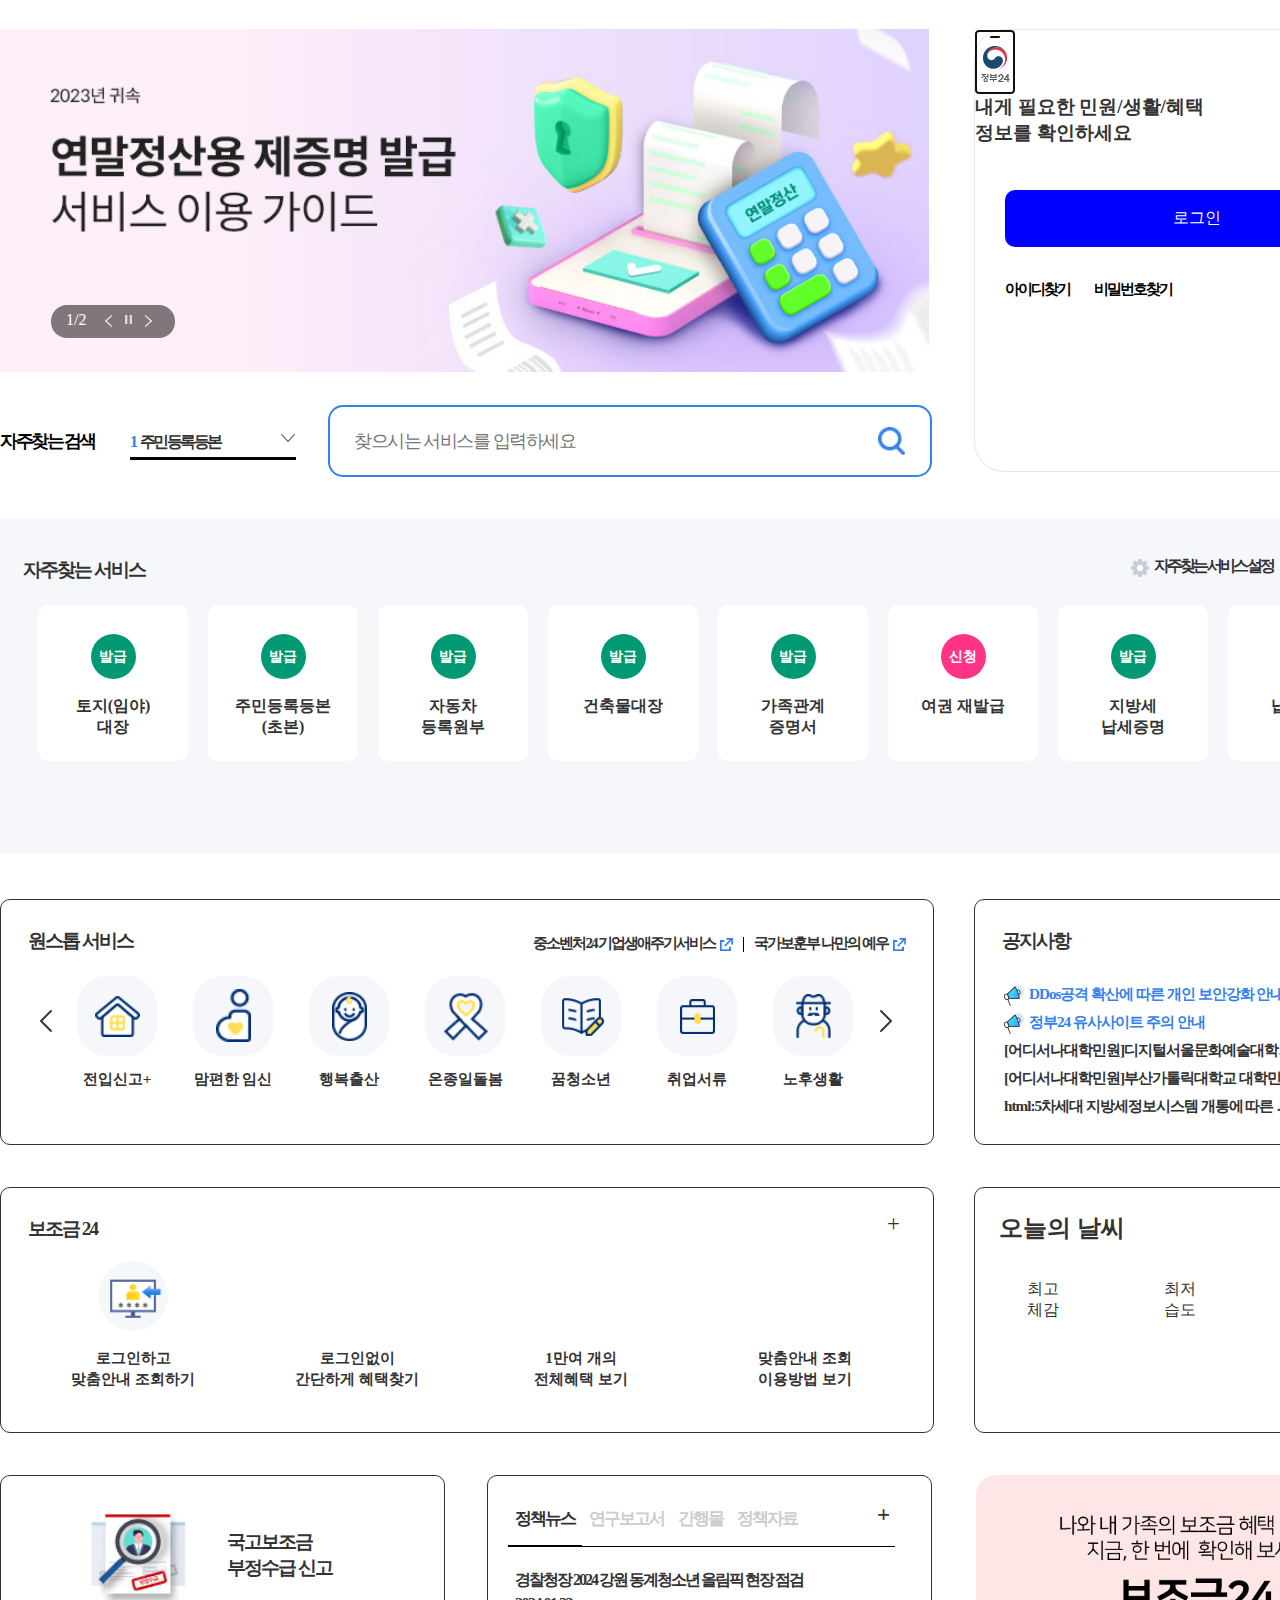
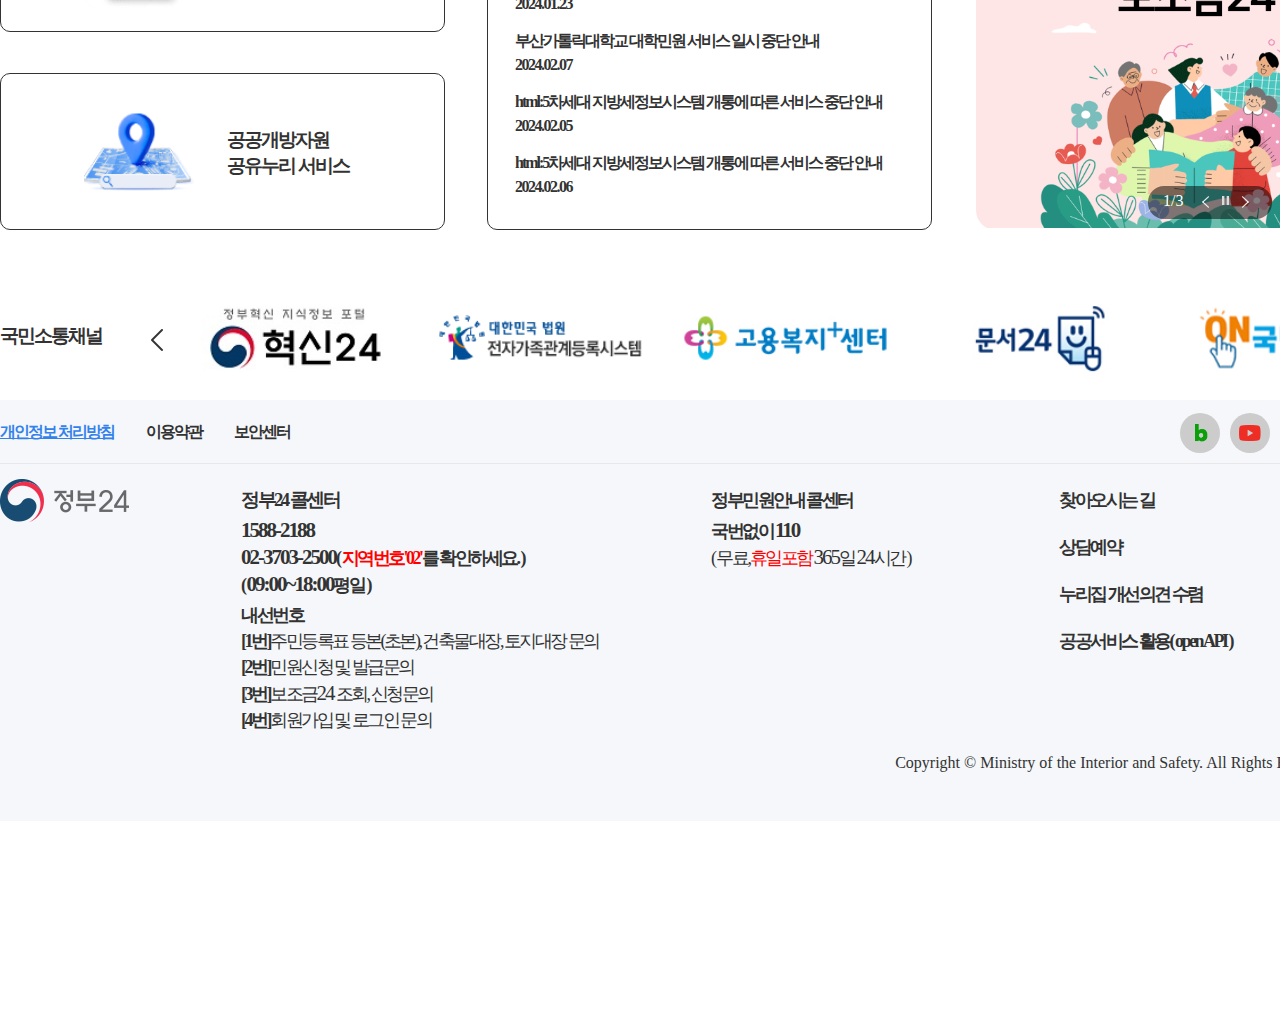
<file: Project03/WebContent/index.html>
﻿<!DOCTYPE html>
<html lang="ko">
<head>
	<meta charset="UTF-8">
	<meta http-equiv="X-UA-Compatible" content="IE=Edge" />
	<meta name="viewport" content="width=device-width, initial-scale=1.0" />
	<meta name="Generator" content="Notepad++" />
	<meta name="Author" content="홍희승"/>
	<meta name="Keywords" content="홍희승, HongHuiSeung, 포트폴리오, 홍희승 포트폴리오, portfolio, huiseung's portfolio, 프로젝트, Project, 홍 희승, 홍 희 승, 희승 홍, 희승, ghd, gml, tmd, gmltmd, HTML5, CSS3, jQuery, 오라클, Oracle , 반응형웹, 반응형웹 포트폴리오, 학생 포트폴리오"/>
	<meta name="Description" content="홍희승의 포트폴리오 사이트입니다. 방문해 주셔서 감사합니다." />
	<title>정부24</title>
	<link rel="stylesheet" href="css/common.css"/>
	<link rel="stylesheet" href="css/style.css"/>
	<script src="js/jquery-1.9.1.min.js"></script>
	<script src="js/jquery.easing.1.3.min.js"></script>
	<script src="js/tool_tip.js"></script>
	<script src="js/script.js"></script>
	<script src="js/common.js"></script>
	<script src="js/login_time.js"></script>
</head>
<body onload="ddaycount()">
	<h1>메인페이지입니다.</h1>
	<div id="wrap">	
		
		<section id="section" >
			<div id="section_top" class="center">
				<div id="section_top_left" class="fl division_area_left">
					<div id="banner">
						<!-- <img src="images/MB_20240116_01.jpg" width="100%" alt="이미지입니다."/> -->
						<div class="banner_button">
							<div class="number"><span>1</span>/<span>2</span></div>
							<img class="prev" src="images/ico-swiper-prev.png" alt="이전"/>
							<img  class="stop" src="images/ico-swiper-stop.png" alt="멈춤"/>
							<img  class="next" src="images/ico-swiper-next.png" alt="다음"/>
						</div>
					</div><!-- nav end -->
					<div id="search_option" class="fl cb">
						<div class="title">자주찾는 검색</div>
						<div class="select_wrap fl">
							<div class="select cf"> 
								<div class="select_left fl">
									<a href="#" class="first fl"><span>1</span>주민등록등본</a>
									<a href="#" class="fl"><span>2</span>가족관계증명서</a>
									<a href="#" class="fl"><span>3</span>세목별과세증명서</a>
									<a href="#" class="fl"><span>4</span>전입신고</a>
								</div>
								<img src="images/ico_arrow_down.png" alt="아래화살표"/>
							</div>
							<div class="select_menu">
								<ul>
									<li><a href="#"><span>1</span>주민등록등본</a></li>
									<li><a href="#"><span>2</span>가족관계증명서</a></li>
									<li><a href="#"><span>3</span>세목별과세증명서</a></li>
									<li><a href="#"><span>4</span>전입신고</a></li>
									<li class="last"><a href="#"><span>5</span>여권재발급</a></li>
								</ul>
							</div>
						</div>
					</div><!-- search_option end -->
					<div id="search_box" class="fl">
						<form action="#" method="get" class="fl">
								<input type="text" placeholder="찾으시는 서비스를 입력하세요" name="search_text" id="search_text"/>
						</form>
						<div class="button fl"></div>
					</div><!-- search_box end -->
				</div><!-- section_top_left end -->
				<div id="section_top_right" class="division_area_right">
					<div id="login_box">
						<img src="images/ico_main_login.png" alt="로그인이미지"/>
						<h3 class="first">내게 필요한 민원/생활/혜택</h3>
						<h3>정보를 확인하세요</h3>
						<a href="#" class="login_button fl cb">로그인</a>
						<a href="#" class="login_help first fl">아이디찾기</a>
						<a href="#" class="login_help fl">비밀번호찾기</a>
						<a href="#" class="login_help last">회원가입</a>
					</div><!-- login_box end -->
				</div><!-- section_top_right end -->
			</div><!-- section_top end -->
			<div id="section_middle">
				<div id="contents_col1_wrap">
					<div id="contents_col1" class="center">
					<!-- 자주찾는 서비스 -->
						<h2 class="title fl">자주찾는 서비스</h2>
						<a href="#" class="more subtitle">
							<img class="fl" src="images/icon_more.png" alt="모아보기아이콘"/>
							<div class="fl">모아보기</div>
						</a>
						<a href="#" class="favorite subtitle">
							<img class="fl" src="images/ico-frequent.png" alt="설정아이콘"/>
							<div class="fl">자주찾는 서비스 설정</div>
						</a>
						<a href="#" class="swiper_slide first fl cl">	
							<div>발급</div>
							<span>토지(임야)<br/>대장</span>
						</a>
						<a href="#" class="swiper_slide fl">
							<div>발급</div>
							<span>주민등록등본<br/>(초본)</span>
						</a>
						<a href="#" class="swiper_slide fl">
							<div>발급</div>
							<span>자동차<br/>등록원부</span>
						</a>
						<a href="#" class="swiper_slide fl">
							<div>발급</div>
							<span>건축물대장</span>
						</a>
						<a href="#" class="swiper_slide fl">
							<div>발급</div>
							<span>가족관계<br/>증명서</span>
						</a>
						<a href="#" class="swiper_slide red fl">
							<div>신청</div>
							<span>여권 재발급</span>
						</a>
						<a href="#" class="swiper_slide fl">
							<div>발급</div>
							<span>지방세<br/>납세증명</span>
						</a>
						<a href="#" class="swiper_slide fl">
							<div>발급</div>
							<span>납세증명</span>
						</a>
					</div><!-- contents_col1 end -->
				</div>
				<div id="contents_col2" class="center">
				<!-- 원스톱 서비스 -->
					<div id="contents_col2_left" class="fl division_area_left">
						<h2 class="title">원스톱 서비스</h2>
						<a href="#" class="subtitle1 subtitle">
							<div class="fl">국가보훈부 나만의 예우</div>
							<img class="fl" src="images/main_ico_newpage_blue.png" alt="새페이지아이콘"/>
						</a>
						<a href="#" class="subtitle2 subtitle">
							<div class="fl">중소벤처24 기업생애주기서비스</div>
							<img class="fl" src="images/main_ico_newpage_blue.png" alt="새페이지아이콘"/>
						</a>
						<ul class="fl cl">
							<li class="button_prev fl "><a class="cf fl" href="#"></a></li>
							<li class="swiper_slide swiper_slide1 fl">
								<a href="#">
									<div class="img"></div><div>전입신고+</div>
								</a>
							</li>
							<li class="swiper_slide swiper_slide2 fl">
								<a href="#">
									<div class="img"></div><div>맘편한 임신</div>
								</a>
							</li>
							<li class="swiper_slide swiper_slide3 fl">
								<a href="#">
									<div class="img"></div><div>행복출산</div>
								</a>
							</li>
							<li class="swiper_slide swiper_slide4 fl">
								<a href="#">
									<div class="img"></div><div>온종일돌봄</div>
								</a>
							</li>
							<li class="swiper_slide swiper_slide5 fl">
								<a href="#">
									<div class="img"></div><div>꿈청소년</div>
								</a>
							</li>
							<li class="swiper_slide swiper_slide6 fl">
								<a href="#">
									<div class="img"></div><div>취업서류</div>
								</a>
							</li>
							<li class="swiper_slide swiper_slide7 fl">
								<a href="#">
									<div class="img"></div><div>노후생활</div>
								</a>
							</li>
							<li class="button_next fl"><a class="cf fl" href="#"></a></li>
						</ul>
					</div>
				<!-- 공지사항 -->
					<div id="contents_col2_right" class="division_area_right">
						<h2 class="title">공지사항</h2>
						<a href="#" class="plus">
							<div class="fl">+</div>
						</a>
						<ul class="fl cl">
							<li><a class="blue" href="#"><div class="img fl"></div>DDos공격 확산에 따른 개인 보안강화 안내</a></li>
							<li><a class="blue" href="#"><div class="img"></div>정부24 유사사이트 주의 안내</a></li>
							<li><a href="#" class="ellipsis">[어디서나대학민원]디지털서울문화예술대학교 졸업식으로 증명서 발급 제한</a><span>2024.02.07</span></li>
							<li><a href="#"class="ellipsis">[어디서나대학민원]부산가톨릭대학교 대학민원 서비스 일시 중단 안내</a><span>2024.02.07</span></li>
							<li><a href="#" class="ellipsis">html:5차세대 지방세정보시스템 개통에 따른 서비스 중단 안내</a><span>2024.02.05</span></li>
						</ul>
					</div>
				</div><!-- contents_col2 end -->
				<div id="contents_col3" class="center">
				<!-- 보조금 24 -->
					<div id="contents_col3_left" class="fl division_area_left">
						<h2 class="title">보조금 24</h2>
						<a href="#" class="plus">
							<div class="fl">+</div>
						</a>
						<ul class="fl cl">
							<li class="swiper_slide swiper_slide1 fl">
								<a href="#">
									<div class="img"></div><div>로그인하고<br/>맞춤안내 조회하기</div>
								</a>
							</li>
							<li class="swiper_slide swiper_slide2 fl">
								<a href="#">
									<div class="img"></div><div>로그인없이<br/>간단하게 혜택찾기</div>
								</a>
							</li>
							<li class="swiper_slide swiper_slide3 fl">
								<a href="#">
									<div class="img"></div><div>1만여 개의<br/>전체혜택 보기</div>
								</a>
							</li>
							<li class="swiper_slide swiper_slide4 fl">
								<a href="#">
									<div class="img"></div><div>맞춤안내 조회<br/>이용방법 보기</div>
								</a>
							</li>
						</ul>
					</div>
					<!-- 날씨 -->
					<div id="contents_col3_right" class="division_area_right">
						<h2>오늘의 날씨 </h2>
						<div class="icon_wrap fl">
							<div class="gb_icon fl"></div>
							<div class="gb_temp fl cl"></div>
						</div>						
						<div class="gb_date fl"></div>
						<div class="weather_detail fl">
							<div class="gb_hightemp">최고 <span></span></div>
							<div class="gb_lowtemp">최저 <span></span></div>
							<div class="gb_feels_like">체감 <span></span></div>
							<div class="gb_humidity">습도 <span></span></div>
						</div>
					</div>
				</div><!-- contents_col3 end -->
				<div id="contents_col4" class="center">
				<!-- 소제목 x -->
					<div id="contents_col4_left" class="division_area_left fl">
						<div class="box_right">
							<h2 class="hidden">공지사항</h2>
							<ul class="title">
								<li class="first_tit fl"><a href="#content1" class="on">정책뉴스</a></li>
								<li class="fl"><a href="#content2">연구보고서</a></li>
								<li class="fl"><a href="#content3">간행물</a></li>
								<li class="fl"><a href="#content4">정책자료</a></li>
								<li class="more">
									<a href="#" class="plus">
										<div class="fl">+</div>
									</a>
								</li>
							</ul>
							<ul id="content1" class="content fl cl">
								<li class="first fl cl"><a href="#">경찰청장 2024 강원 동계청소년 올림픽 현장 점검 <br/><div class="text">2024.01.23</div></a></li>
								<li class="fl cl"><a href="#">부산가톨릭대학교 대학민원 서비스 일시 중단 안내<br/><div class="text">2024.02.07</div></a></li>
								<li class="fl cl"><a href="#">html:5차세대 지방세정보시스템 개통에 따른 서비스 중단 안내<br/><div class="text">2024.02.05</div></a></li>
								<li class="fl cl"><a href="#">html:5차세대 지방세정보시스템 개통에 따른 서비스 중단 안내<br/><div class="text">2024.02.06</div></a></li>
							</ul>
							<ul id="content2" class="content fl cl">
								<li class="first fl cl"><a href="#">2024년 진로교육 내실화 지원 계획<br/><div class="text">2024.02.21</div></a></li>
								<li class="fl cl"><a href="#">2024년 독도교육 활성화 계획<br/><div class="text">2024.02.21</div></a></li>
								<li class="fl cl"><a href="#">[회수]벨기에 Ansolive SRL, 리스테리아 존재 가능성으로 Louis 브랜드 과카몰리 회수<br/><div class="text">2024.02.20</div></a></li>
								<li class="fl cl"><a href="#">호주 농림수산부, 알레르기 유발물질 의무표시 사항 변경(상기2)(IFN 01-24)<br/><div class="text">2024.02.20</div></a></li>
							</ul>
							<ul id="content3" class="content fl cl">
								<li class="first fl cl"><a href="#">조례입법평가 현황<br/><div class="text">2024.02.21</div></a></li>
								<li class="fl cl"><a href="#">SPREC 글로벌 이슈리포트, 2022. 6월호<br/><div class="text">2024.02.21</div></a></li>
								<li class="fl cl"><a href="#">SPREC 글로벌 이슈리포트, 2022. 7월호<br/><div class="text">2024.02.21</div></a></li>
								<li class="fl cl"><a href="#">SPREC 글로벌 이슈리포트, 2022. 8월호<br/><div class="text">2024.02.21</div></a></li>
							</ul>
							<ul id="content4" class="content fl cl">
								<li class="first fl cl"><a href="#">일일 금융시장 동향[2.20일]<br/><div class="text">2024.02.20</div></a></li>
								<li class="fl cl"><a href="#">2024년도 전자부품산업기술개발사업(첨단나노소재적용미래전략산업수요연계기술개발) 신규지원 대상과제 공고<br/><div class="text">2024.02.20</div></a></li>
								<li class="fl cl"><a href="#">주간 금융시장 지표[2.12~16일]<br/><div class="text">2024.02.19</div></a></li>
								<li class="fl cl"><a href="#"> 2024년도 열계면용방폭/방열세라믹갭필러소재개발사업 신규지원 대상과제 공고<br/><div class="text">2024.02.16</div></a></li>
							</ul>
						</div>
						<a href="#">
							<div class="box_left_top fl">
								<div class="text_box">국고보조금<br/>부정수급 신고</div>
							</div>
						</a>
						<a href="#">
							<div class="box_left_bottom fl cl">
								<div class="text_box">공공개방자원<br/>공유누리 서비스</div>
							</div>
						</a>
					</div>
					<div id="contents_col4_right" class="division_area_right">
						<div class="banner1 banner fl"></div>
						<div class="banner2 banner fl"></div>
						<div class="banner3 banner fl"></div>
						<div class="banner_button">
							<div class="number"><span>1</span>/<span>3</span></div>
							<img class="prev" src="images/ico-swiper-prev.png" alt="이전"/>
							<img  class="stop" src="images/ico-swiper-stop.png" alt="멈춤"/>
							<img  class="next" src="images/ico-swiper-next.png" alt="다음"/>
						</div>
					</div>
				</div><!-- contents_col4 end -->
			</div><!-- section_middle end -->
			<div id="section_bottom" class="center">
				<div id="contents_channel" class="cf">
				<div class="title">국민소통채널</div>
				<ul>
					<li class="button_prev fl"><a href="#"></a></li>
					<li class="img img1 fl"><a href="#"></a></li>
					<li class="img img2 fl"><a href="#"></a></li>
					<li class="img img3 fl"><a href="#"></a></li>
					<li class="img img4 fl"><a href="#"></a></li>
					<li class="img img5 fl"><a href="#"></a></li>
					<li class="button_next fl"><a class="btn_wrap" href="#"></a></li>
				</ul>
				</div><!-- contents_channel end -->
			</div>
		</section>
		<div id="footer_wrap">
			<div id="footer_cont1" class="center">
				
				<div id="contents_list">
					<a class="text blue underline fl" href="#">개인정보 처리방침</a>
					<a class="text fl" href="#">이용약관</a>
					<a class="text fl" href="#">보안센터</a>
					<a class="img img1" href="#"></a>
					<a class="img img2" href="#"></a>
					<a class="img img3" href="#"></a>
					<a class="img img4" href="#"></a>
					<a class="img img5" href="#"></a>
				</div><!-- contents_list end -->
			</div><!-- section_bottom end -->
			<footer id="footer_cont2" class="center">
				<div id="footer_col1" class="cf fl">
					<div class="row1 fl"></div>
					<div class="row2 footer_row fl">
						<h3>정부24 콜센터</h3>
						<p>
							<span class="num">1588-2188</span><br/>
							<span class="num">02-3703-2500</span>( <span class="red">지역번호'02'</span>를 확인하세요. )<br/>
							( <span class="num">09:00~18:00</span>평일 )
						</p>
						<p>
							내선번호<br/>
							<span class="list list1 normal">주민등록표 등본(초본), 건축물대장, 토지대장 문의</span><br/>
							<span class="list list2 normal">민원신청 및 발급문의</span><br/>
							<span class="list list3 normal">보조금<span class="num">24</span> 조회, 신청문의</span><br/>
							<span class="list list4 normal">회원가입 및 로그인 문의</span><br/>
						</p>
					</div>
					<div class="row3 footer_row fl">
						<p class="first">정부민원안내 콜센터</p>
						<p>국번없이 <span class="num">110</span><br/>
						<span class="normal">( 무료,<span class="red">휴일포함</span> <span class="num">365</span>일 <span class="num">24</span>시간 )</span></p>
					</div>
					<div class="row4 footer_row fl">
						<a class="first" href="#">찾아오시는 길</a>
						<a href="#">상담예약</a>
						<a href="#">누리집 개선의견 수렴</a>
						<a href="#">공공서비스 활용( open API )</a>
					</div>
				</div>
				<div id="footer_col2" class="cb">
					Copyright &copy; Ministry of the Interior and Safety. All Rights Reserved.
					<div class="img"></div>
				</div>
			</footer>
		</div><!-- footer_wrap end -->
	</div><!-- wrap end -->
</body>
</html>
</file>
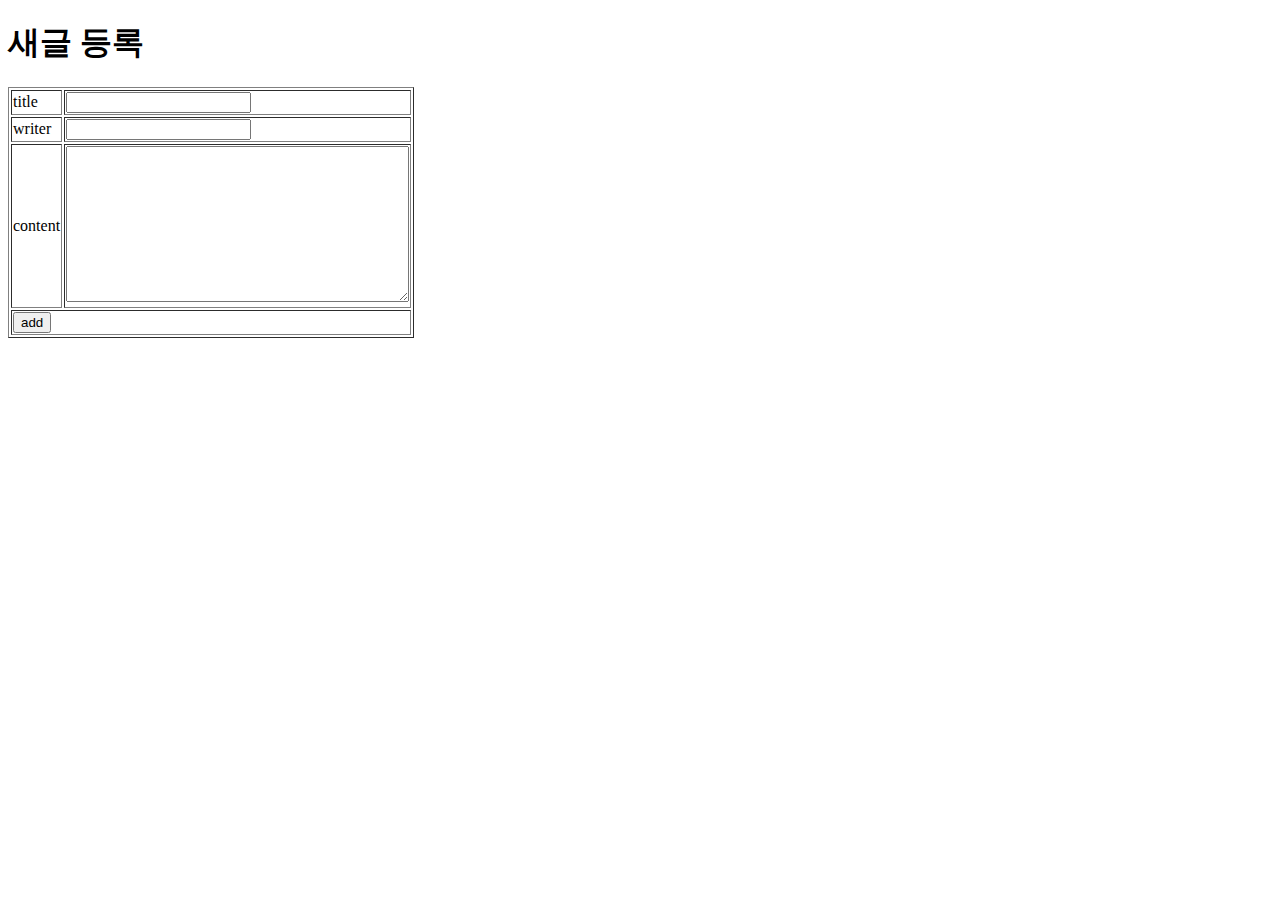
<file: BoardLab/WebContent/insertBoard.html>
<!DOCTYPE html>
<html>
<head>
<meta charset="UTF-8">
<title>Insert title here</title>
</head>
<body>
	<h1>새글 등록</h1>
	<form action="insertBoard.do" method="post">
		<table border="1">
			<tr>
				<td>title</td>
				<td><input type="text" name="title"/></td>
			</tr>
			<tr>
				<td>writer</td>
				<td><input type="text" name="writer"/></td>
			</tr>
			<tr>
				<td>content</td>
				<td><textarea name="content" cols="40" rows="10"></textarea></td>
			</tr>
			<tr>
				<td colspan="2"><input type="submit" value="add"/></td>
			</tr>
		</table>
	</form>
</body>
</html>
</file>
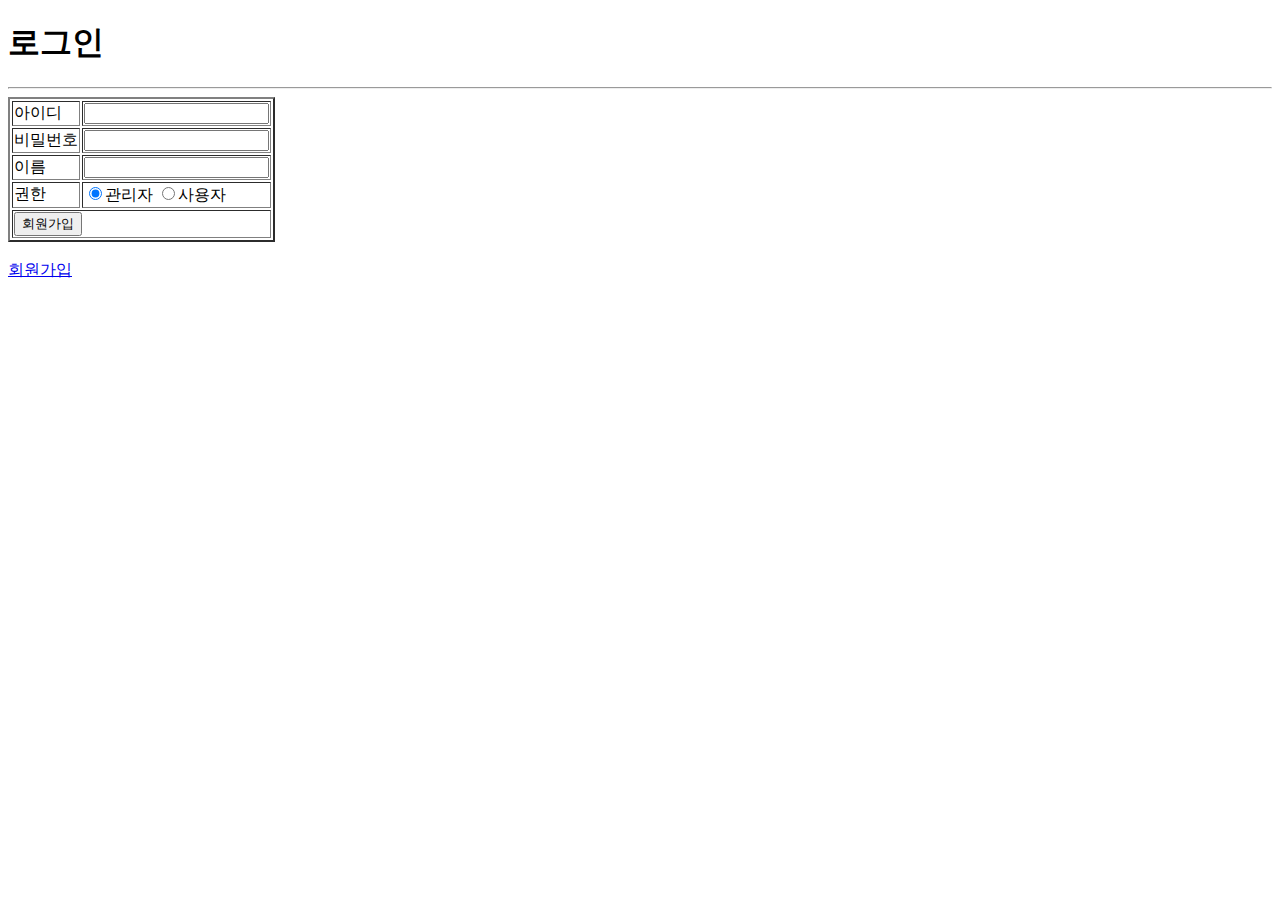
<file: BoardLab/WebContent/insertUser.html>
<!DOCTYPE html>
<html>
<head>
<meta charset="UTF-8">
<title>로그인</title>
</head>
<body>
	<h1>로그인</h1>
	<hr/>
	<form action="insertUser.do" method="post">
		<table border="2">
			<tr>
				<td>아이디</td>
				<td><input type="text" name="id"></td>
			</tr>
			<tr>
				<td>비밀번호</td>
				<td><input type="password" name="password"></td>
			</tr>
			<tr>
				<td>이름</td>
				<td><input type="text" name="name"></td>
			</tr>
			<tr>
				<td>권한</td>
				<td>
					<input type="radio" name="role" value="Admin" checked="checked" />관리자
					<input type="radio" name="role" value="User"/>사용자
				</td>
				
			</tr>
			<tr>
				<td colspan="2"><input type="submit" value="회원가입"></td>
			</tr>
		</table>
	</form>
	<br/>
	<a href="insertUser.html">회원가입</a>
</body>
</html>
</file>
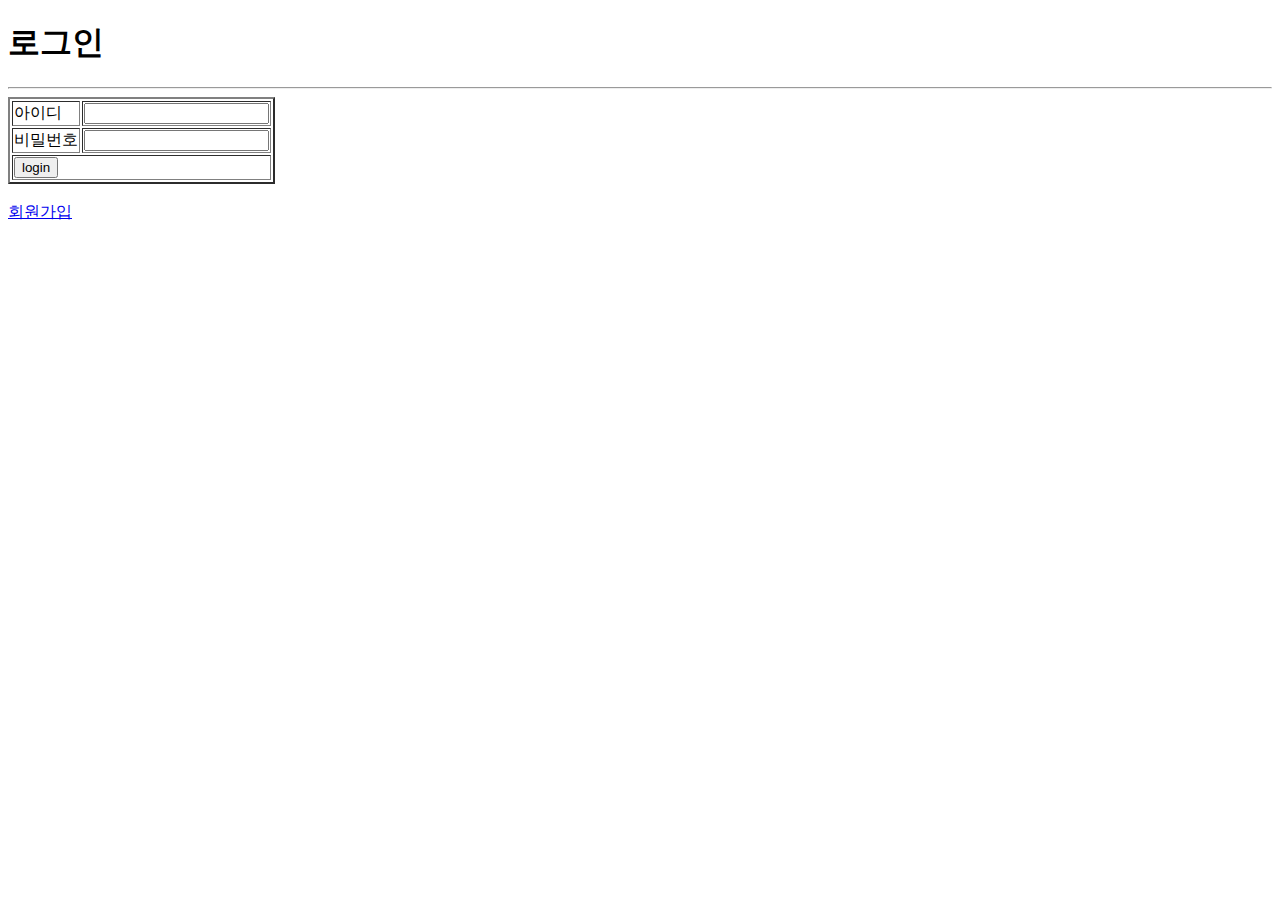
<file: BoardLab/WebContent/login.html>
<!DOCTYPE html>
<html>
<head>
<meta charset="UTF-8">
<title>로그인</title>
</head>
<body>
	<h1>로그인</h1>
	<hr/>
	<form action="login.do" method="post">
		<table border="2">
			<tr>
				<td>아이디</td>
				<td><input type="text" name="id"></td>
			</tr>
			<tr>
				<td>비밀번호</td>
				<td><input type="password" name="password"></td>
			</tr>
			<tr>
				<td colspan="2"><input type="submit" value="login"></td>
			</tr>
		</table>
	</form>
	<br/>
	<a href="insertUser.html">회원가입</a>
</body>
</html>
</file>
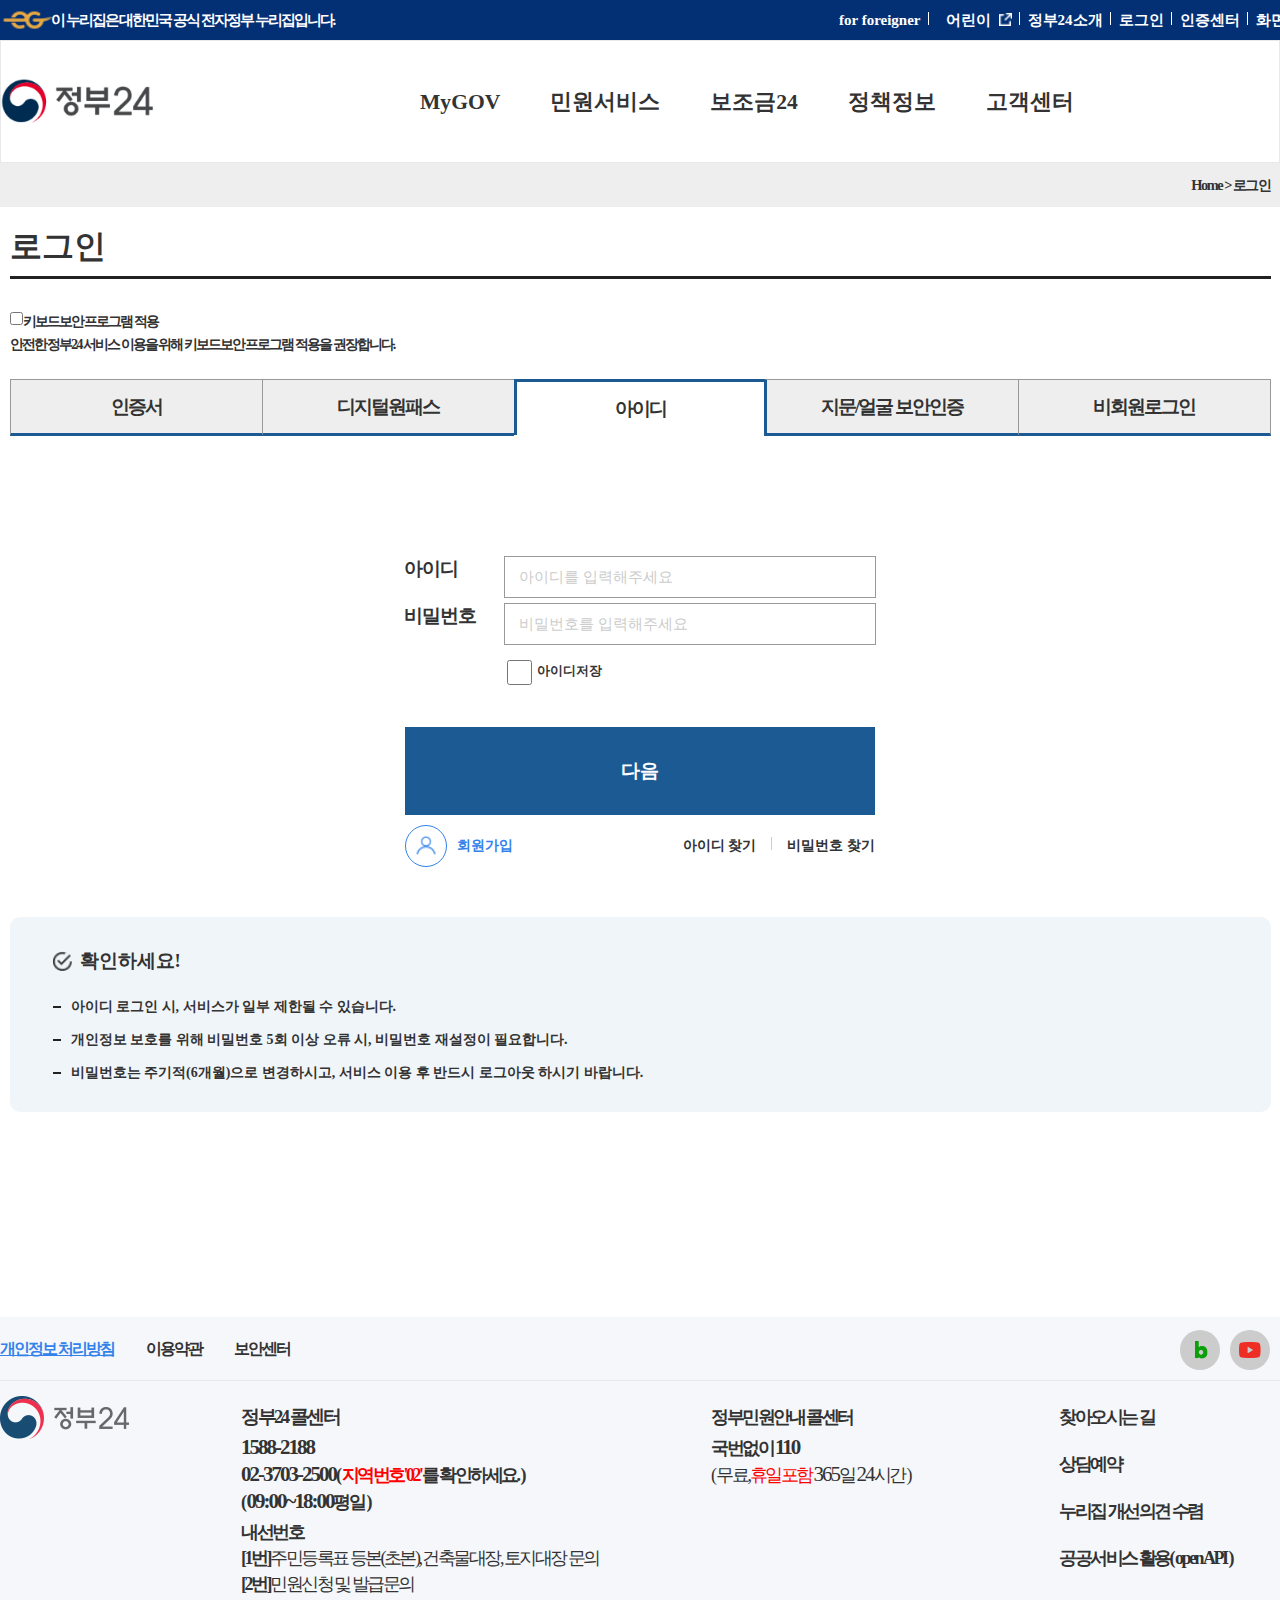
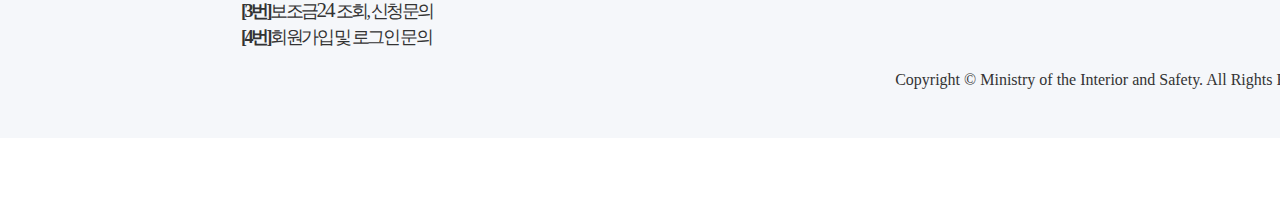
<file: Project03/WebContent/sub01/login.html>
﻿<!DOCTYPE html>
<html lang="ko">
<head>
	<meta charset="UTF-8">
	<meta http-equiv="X-UA-Compatible" content="IE=Edge" />
	<meta name="viewport" content="width=device-width, initial-scale=1.0" />
	<meta name="Generator" content="Notepad++" />
	<meta name="Author" content="홍희승"/>
	<meta name="Keywords" content="홍희승, HongHuiSeung, 포트폴리오, 홍희승 포트폴리오, portfolio, huiseung's portfolio, 프로젝트, Project, 홍 희승, 홍 희 승, 희승 홍, 희승, ghd, gml, tmd, gmltmd, HTML5, CSS3, jQuery, 오라클, Oracle , 반응형웹, 반응형웹 포트폴리오, 학생 포트폴리오"/>
	<meta name="Description" content="홍희승의 포트폴리오 사이트입니다. 방문해 주셔서 감사합니다." />
	<meta charset="UTF-8">
	<title>login_page</title>
	<link rel="stylesheet" href="css/login.css"/>
	<link rel="stylesheet" href="../css/common.css"/>
	<script src="../js/jquery-1.9.1.min.js"></script>
	<script src="../js/jquery.easing.1.3.min.js"></script>
	<script src="../js/tool_tip.js"></script>
	<script src="../js/common.js"></script>
	<script src="../js/login_time.js"></script>
	<script src="js/script.js"></script>
</head>
<body>
<h1>로그인 페이지입니다.</h1>
<div id="wrap">
	<header id="header">
		<div id="top_nb_wrap">
			<div id="top_nb" class="center">
				<div id="top_nb_left">
					<img src="../images/icon_01.png" alt="아이콘 입니다." class="fl"/>
					<div class="fl">이 누리집은 대한민국 공식 전자정부 누리집입니다.</div>
				</div><!-- top_nb_left end -->
				<div id="top_nb_right"> 
					<div class="not_last fl"><a href="#" class="fl">for foreigner</a></div>
					<div class="not_last fl"><a href="#" class="fl"><div class="fl">어린이</div></a><a href="#" class="fl"><img class="blank fl" src="../images/icon_blank_white.png" alt="새 페이지"/></a></div>
					<div class="not_last fl"><a href="#" class="fl">정부24소개</a></div>
					<div class="not_last fl"><a href="#" class="fl">로그인</a></div>
					<div class="not_last fl"><a href="#" class="fl">인증센터</a></div>
					<div class="fl"><a href="#" class="fl">화면크기</a></div>
					<div class="fl"><a href="#" class="fl"><img class="minus fl" src="../images/icon_smlr.png" alt="축소"/><div class="fl">100%</div><img class="plus fl" src="../images/icon_lgr.png" alt="확대"/></a></div>
				</div><!-- top_nb_right end -->
			</div><!-- top_nb end -->
		</div><!-- top_nb_wrap end -->
			<div id="gnb_wrap">
				<div id="gnb" class="center">
					<div id="gnb_left" class="fl">
						<a href="../index.html"><img src="../images/logo3.png" alt="로고입니다." title="메인페이지로 이동합니다."/></a>
					</div><!-- gnb_left end -->
					<div id="gnb_center" class="fl">
						<ul class="one_depth fl">
							<li>
								<a href="../sub01/login.html" class="fl" tabindex="1"><h2 title="로그인페이지로 이동합니다.">MyGOV</h2></a>
								<div class="two_depth_wrap">
									<dl class="two_depth center">
										<dt class="fl">
											<img src="../images/ico_menu1.png" alt="MyGOV"/>
											<div class="caption">MyGOV</div>
											<div class="caption_subtext">서비스 신청현황 생활정보 확인 및<br/>회원정보 설정을 할 수 있어요.</div>
										</dt>	
										<dd class="fl first"><a href="#"><span>MyGOV 홈</span></a>
											<div class="text_sm">생활정보 내역, 서비스 신청내역, 나의 혜택 요약 정보를 한 눈에 확인할 수 있어요.</div>
										</dd>
										<dd class="fl"><a href="#"><span>나의 신청내역</span></a>
											<div class="text_sm">신청한 각종 서비스의 신청접수부터 처리결과까지 확인 가능해요.</div>
										</dd>
										<dd class="fl"><a href="#"><span>나의 생활정보</span></a>
											<div class="text_sm">세금, 건강, 범칙금/과태료, 연금, 자동차, 병역, 여권만료일 등 생활 밀접 정보 확인이 가능해요.</div>
										</dd>
										<dd class="fl first"><a href="#"><span>나의 정보관리</span></a>
											<div class="text_sm">보조금24, 생활정보, 알림 서비스 이용동의 및&nbsp; 회원정보 관리를 할 수 있어요.</div>
										</dd>
									</dl>
								</div>
							</li>
							<li>
								<a href="../sub02/board.html"><h2  title="게시판페이지로 이동합니다.">민원서비스</h2></a>
								<div class="two_depth_wrap">
									<dl class="two_depth center">
										<dt class="fl">
											<img src="../images/ico_menu2.png" alt="민원서비스"/>
											<div class="caption">민원서비스</div>
											<div class="caption_subtext">중앙부처, 공공기관, 지자체에서 제공하는<br/>각종 서비스를 신청·조회·발급·확인할 수 있어요.</div>
										</dt>	
										<dd class="fl first"><a href="#"><span>민원 신청·안내</span></a>
											<div class="text_sm">정부24에서 직접 신청·조회·발급 가능 서비스 이용 및 정보를 확인할 수 있어요.</div>
										</dd>
										<dd class="fl"><a href="#"><span>사실/진위 확인</span></a>
											<div class="text_sm">정부24에서 이용 가능한 서비스의 사실 관계 확인 및 발급한 증명서의 진위 여부를 확인할 수 있어요.</div>
										</dd>
										<dd class="fl"><a href="#"><span>나의 생활정보</span></a>
											<div class="text_sm">여러 서비스를 통합해서 한 번에 신청하거나 유사 서비스를 한 곳에서 확인할 수 있어요.</div>
										</dd>
										<dd class="fl first"><a href="#"><span>분야별 서비스</span></a>
											<div class="text_sm">취업, 건강, 임신 등 12개 카테고리별로 서비스를 쉽고 빠르게 찾을 수 있어요.</div>
										</dd>
										<dd class="fl"><a href="#"><span>분야별 서비스</span></a>
											<div class="text_sm">취업, 건강, 임신 등 12개 카테고리별로 서비스를 쉽고 빠르게 찾을 수 있어요.</div>
										</dd>
										<dd class="fl"><a href="#"><span>기업/단체 서비스</span></a>
											<div class="text_sm">정부24에서 직접 이용 가능한 모든 서비스를 확인할 수 있어요.</div>
										</dd>
									</dl>
								</div>
							</li>
							<li>
								<a href="../sub03/info.html"><h2 title="정책정보페이지로 이동합니다.">보조금24</h2></a>
								<div class="two_depth_wrap">
									<dl class="two_depth center">
										<dt class="fl">
											<img src="../images/ico_menu3.png" alt="보조금24"/>
											<div class="caption">보조금24</div>
											<div class="caption_subtext">나와 가족이 받을 수 있는<br/>정부혜택을 확인할 수 있어요.</div>
										</dt>	
										<dd class="fl first"><a href="#"><span>보조금24 홈</span></a>
											<div class="text_sm">보조금24 대표 서비스, 나의 혜택 요약 정보 및 추천 서비스 등을 확인할 수 있어요.</div>
										</dd>
										<dd class="fl"><a href="#"><span>나의 혜택</span></a>
											<div class="text_sm">맞춤안내 조회 버튼만 누르면 나와 가족이 신청 가능한 서비스를 확인할 수 있어요.</div>
										</dd>
										<dd class="fl"><a href="#"><span>간편 찾기</span></a>
											<div class="text_sm">나에게 맞는 상황을 선택하면 선택한 조건에 맞는 서비스를 찾아볼 수 있어요.</div>
										</dd>
										<dd class="fl first"><a href="#"><span>전체 혜택</span></a>
											<div class="text_sm">중앙부처, 지자체, 공공기관, 교육청에서 제공하는 1만여 개의 서비스를 확인할 수 있어요</div>
										</dd>
										<dd class="fl"><a href="#"><span>보조금24 란</span></a>
											<div class="text_sm">서비스 소개, 이용방법, 자주 묻는 질문에 대한 답변을 통해 서비스에 대한 이해를 할 수 있어요.</div>
										</dd>
									</dl>
								</div>
							</li>
							<li>
								<a href="../sub01/login.html"><h2 title="로그인페이지로 이동합니다.">정책정보</h2></a>
								<div class="two_depth_wrap">
									<dl class="two_depth center">
										<dt class="fl">
											<img src="../images/ico_menu4.png" alt="정책정보"/>
											<div class="caption">정책정보</div>
											<div class="caption_subtext">정부에서 운영하는 대표 사이트의 <br/>다양한 정보와 뉴스를 한 곳에서 확인할 수 있어요.</div>
										</dt>	
										<dd class="fl first"><a href="#"><span>분야별 정책정보</span></a>
											<div class="text_sm">국가 주요 정책뉴스, 연구보고서 등의 원문정보 및 동영상 자료를 확인할 수 있어요.</div>
										</dd>
										<dd class="fl"><a href="#"><span>정부/지자체 조직도</span></a>
											<div class="text_sm">정부 조직 구조 및 각 조직의 역할, 제공 서비스 등을 확인할 수 있어요.</div>
										</dd>
										<dd class="fl"><a href="#"><span>정부/지자체 누리집</span></a>
											<div class="text_sm">정부와 지자체에서 운영하고 있는 누리집, 모바일 웹/앱 정보를 확인할 수 있어요.</div>
										</dd>
										<dd class="fl first"><a href="#"><span>지자체 소식</span></a>
											<div class="text_sm">전국 시/도, 시/군/구에서 운영하는 누리집 소식을 확인할 수 있어요.</div>
										</dd>
										<dd class="fl"><a href="#"><span>공모전</span></a>
											<div class="text_sm">정부24 및 중앙부처, 지자체, 공공기관 등에서 진행하는 공모전을 확인할 수 있어요.</div>
										</dd>
										<dd class="fl"><a href="#"><span>공공자원공유</span></a>
											<div class="text_sm">공공기관이 제공하는 회의실, 체육관, 주차장 등을 검색·예약 할 수 있어요.</div>
										</dd>
										<dd class="fl first"><a href="#"><span>국고보조금 부정수급 신고</span></a>
											<div class="text_sm">정부 각종 보조금·지원금 등을 부정한 방법으로 지급받거나 사용하는 경우에 대해 신고할 수 있어요.</div>
										</dd>
									</dl>
								</div>
							</li>
							<li class="last">
								<a href="../sub02/board.html"><h2 title="게시판페이지로 이동합니다.">고객센터</h2></a>
								<div class="two_depth_wrap">
									<dl class="two_depth center">
										<dt class="fl">
											<img src="../images/ico_menu5.png" alt="고객센터"/>
											<div class="caption">고객센터</div>
											<div class="caption_subtext">정부24 이용에 필요한 내용과 <br/>정보를 확인할 수 있어요.</div>
										</dt>	
										<dd class="fl first"><a href="#"><span>공지사항</span></a>
											<div class="text_sm">새소식, 운영점검 등 서비스 이용에 필요한 정보를 확인할 수 있어요.</div>
										</dd>
										<dd class="fl"><a href="#"><span>이용안내</span></a>
											<div class="text_sm">서비스/보조금24, 회원가입/인증서 등 정부24 이용에 관한 정보를 확인할 수 있어요.</div>
										</dd>
										<dd class="fl"><a href="#"><span>자주 묻는 질문(FAQ)</span></a>
											<div class="text_sm">가장 많이 질문 받은 내용을 FAQ 형식으로 확인할 수 있어요.</div>
										</dd>
										<dd class="fl first"><a href="#"><span>자료실</span></a>
											<div class="text_sm">정부24 서비스 이용, 민원사무 처리 관련 자료를 확인할 수 있어요.</div>
										</dd>
										<dd class="fl"><a href="#"><span>상담 예약</span></a>
											<div class="text_sm">민원 신청/발급, 보조금24 이용, 회원가입/로그인 등 정부24 이용 중 기술지원에 대한 상담을 받을 수 있어요.</div>
										</dd>
										<dd class="fl"><a href="#"><span>개선 의견</span></a>
											<div class="text_sm">정부24를 이용하면서 느낀 불편사항을 말씀해주세요.</div>
										</dd>
									</dl>
								</div>
							</li>
						</ul>
					</div><!-- gnb_center end -->
					<div id="gnb_right">
						<img src="../images/icon_menu.png" class="menu" alt="메뉴"/>
						<img src="../images/icon_search_main.png" class="search" alt="돋보기"/>
					</div><!-- gnb_right end -->
				</div><!-- gnb end -->
			</div><!-- gnb_wrap end -->
	</header>
	<section id="section">
		<div id="section_top_wrap">
			<div id="section_top" class="center_login">
				Home > 로그인
			</div><!-- section_top end -->
		</div><!-- section_top_wrap end -->
		<div id="section_middle" class="center_login">
			<div id="section_title_box">
				<div id="section_title"><h1>로그인</h1></div><!-- section_title end -->
				<div id="section_title_subtext">
					<form class="fl" action="#" method="get">
						<input type="checkbox"/>
					</form>
					<p class="fl">키보드보안 프로그램 적용</p>
					<p class="col2 fl cb">안전한 정부24 서비스 이용을 위해 키보드보안 프로그램 적용을 권장합니다.</p>
				</div><!-- section_title_subtext end -->
			</div><!-- section_title_box end -->
			<div id="section_contents" class="cf">
				<ul id="section_contents_title">
					<li class="title"><a href="#" class="title_tab1">인증서</a></li>
					<li class="title"><a href="#" class="title_tab2">디지털원패스</a></li>
					<li class="title active"><a href="#" class="title_tab3">아이디</a></li>
					<li class="title"><a href="#" class="title_tab4">지문/얼굴 보안인증</a></li>
					<li class="title title5"><a href="#" class="title_tab5">비회원로그인</a></li>
				</ul><!-- section_contents_title end -->
				<ul id="tab1" class="tab">
					<li id="tab1_subcontent1">
						<div class="content_left fl">
							<div class="img"></div>
							<a href="#" class="fl"><div class="button">간편인증</div></a>
						</div>
						<div class="content_right fl">
							<div class="img"></div>
							<a href="#" class="fl"><div class="button last">공동&middot;금융인증서</div></a>
						</div>	
					</li><!-- section_contents_subcontent1 end -->
					<li id="tab1_subcontent2">
						<div class="img1_description description fl">
							<div class="img fl"></div>
							<h3 class="fl">간편인증 이용 안내</h3>
							<ul>
								<li class="first">간편인증을 이용하기 위해서는 [휴대폰 본인확인]이 필요합니다.</li>
								<li>휴대폰 본인확인 방법
									<ol>
										<li>&#9312; 아이디 로그인</li>
										<li><span class="red">&#9313; 인증센터>인증등록/관리</span>로 이동</li>
										<li>&#9314; 간편인증 등록완료</li>
									</ol>
								</li>
								<li>아래와 같은 간편인증서비스를 지원합니다.
									<ul class="bullet">
										<li>네이버, 뱅크샐러드, 삼성패스, 신한인증서, 카카오톡, 국민인증서, 토스, 통신사 pass, 페이코, 하나인증서, NH인증서</li>
										<li>모바일 신분증</li>
									</ul>
								</li>
							</ul>
						</div><!-- img1_description end -->
						<div class="img2_description description fl">
							<div class="img fl"></div>
							<h3 class="fl">인증서 이용 안내</h3>
							<ul>
								<li class="first">인증서 로그인은 인증서 등록 후 이용하실 수 있습니다.</li>
								<li>인증서 등록 절차
									<ol>
										<li>&#9312; 아이디 로그인</li>
										<li><span class="red">&#9313; 인증센터 > 인증등록/관리로 이동</span>로 이동</li>
										<li>&#9314; 인증서 등록 완료</li>
									</ol>
								</li>
								<li>
									인증서는 가까운 은행, 우체국, 증권사에서 인터넷뱅킹, 증권거래용 인증서를 
								</li>
								<li>발급받으신 후 이용하시기 바랍니다.</li>
							</ul>
						</div><!-- img1_description end -->
					</li><!-- tab1_subcontent2 end -->
				</ul>
				<ul id="tab2" class="tab">
					<li id="tab5_subcontent1" class="cf">
						<div class="login_wrap cf">
							<img src="images/ico_login_digital.png" alt=""/>
							<div class="btn_wrap fl cf">
								<div class="button fl cl">디지털원패스 로그인</div>
							</div>
						</div>
					</li>
					<li id="tab2_subcontent2">
						<div class="img1_description description cf">
							<div class="img fl"></div>
							<h3 class="fl">지문/얼굴 보안인증 등록 · 로그인 절차</h3>
							<ul class="fl cl">
								<li>하나의 아이디로 디지털 원패스를 적용한 여러 전자정부 서비스를 이용할 수 있는 편리한 로그인 서비스 입니다.</li>
								<li>디지털원패스 사이트를 이용하시려면 디지털원패스 사이트 에서 별도의 회원가입 후 이용하실 수 있습니다.</li>
							</ul>
						</div>
					</li>
				</ul>
				<ul id="tab3" class="tab">
					<li id="tab3_subcontent1" class="cf">
							<div class="login_wrap cf">
								<form action="get" id="login_form" class="fl cf">
									<div id="login" class="fl cf">
										<p>
											<label for="user_ID" class="labelStyle">아이디</label>
											<input type="text" id="user_ID" class="guideText" value=" 아이디를 입력해주세요"/>
										</p>
										<p>
											<label for="user_PWD" class="labelStyle">비밀번호</label>
											<input type="text" id="user_PWD" class="guideText" value=" 비밀번호를 입력해주세요"/>
										</p>
									</div>
									<p id="btn" class="fl cf">
										<input type="checkbox" id="save_ID" value="saved_ID_yes" />
										<label for="save_ID"><span>아이디저장</span></label>	
									</p>
								</form>
								<div class="btn_wrap fl cf">
									<div class="button fl cl">다음</div>
								</div>
								<div class="text_wrap fl cl">
									<p class="login_last_line fl cl">
										<span class="division_left fl">
											<a href="#" class="blue">회원가입</a>
										</span>
										<span class="division_right fr">
											<a href="#" class="first fl">아이디 찾기</a>
											<a href="#" class="fl">비밀번호 찾기</a>
										</span>
									</p>
								</div>
							</div>
					</li>
					<li id="tab3_subcontent2">
						<div class="img1_description description cf">
							<div class="img fl"></div>
							<h3 class="fl">확인하세요!</h3>
							<ul class="fl cl">
								<li class="first">아이디 로그인 시, 서비스가 일부 제한될 수 있습니다.</li>
								<li>개인정보 보호를 위해 비밀번호 5회 이상 오류 시, 비밀번호 재설정이 필요합니다.</li>
								<li>비밀번호는 주기적(6개월)으로 변경하시고, 서비스 이용 후 반드시 로그아웃 하시기 바랍니다.</li>
							</ul>
						</div>
					</li>
				</ul>
				<ul id="tab4" class="tab">
					<li id="tab4_subcontent1" class="cf">
						<div class="login_wrap cf">
							<img src="images/fp_login.png" alt=""/>
							<div class="btn_wrap fl cf">
								<div class="button fl cl">지문/얼굴 보안인중</div>
							</div>
						</div>
					</li>
					<li id="tab4_subcontent2">
						<div class="img1_description description fl">
							<div class="img fl"></div>
							<h3 class="fl">지문/얼굴 보안인증이란?</h3>
							<ul>
								<li class="first">정부24 앱을 통해 미리 등록한 인증 정보로 공동인증서가 저장되지 않은</li>
								<li class="notice no_list_style"> 공공장소 PC 등에서 원하는 서비스를 신청 · 발급 할 수 있습니다.</li>
							</ul>
						</div><!-- img1_description end -->
						<div class="img2_description description fl">
							<div class="img fl"></div>
								<h3 class="fl">지문/얼굴 보안인증 등록 · 로그인 절차</h3>
								<ul class="fl cl">
									<li>휴대폰에서 지문/얼굴 보안인증 등록하기</li>
									<li>PC에서 지문/얼굴 보안인증으로 로그인하기</li>
								</ul>
						</div><!-- img1_description end -->
					</li><!-- tab4_subcontent2 end -->
				</ul>
				<ul id="tab5" class="tab">
					<li id="tab5_subcontent1" class="cf">
						<div class="login_wrap cf">
							<img src="images/no_join.png" alt=""/>
							<div class="btn_wrap fl cf">
								<div class="button fl cl">비회원로그인</div>
							</div>
						</div>
					</li>
					<li id="tab5_subcontent2">
						<div class="img1_description description cf">
							<div class="img fl"></div>
							<h3 class="fl">지문/얼굴 보안인증 등록 · 로그인 절차</h3>
							<ul class="fl cl">
								<li class="notice"><span class="red">&#8251; 비회원 로그인 방식으로 신청한 민원 내역 확인은 동일한 방식인 비회원 로그인으로 로그인해야 확인 가능합니다.</span></li>
								<li class="notice">&#8251; 일부 서비스는 인증서를 통한 <span class="red">전자서명</span>이 필요합니다.</li>
								<li>전자서명 필요 민원: 주민등록등본(초본)교부, 전입신고, 납세증명서 등</li>
								<li>전자서명 불필요 민원: 건축물대장 등·초본 발급,토지(임야)등본교부 등</li>
							</ul>
						</div>
					</li>
				</ul>
			</div><!-- section_contents end -->
		</div><!-- section_center end -->
	</section>
	<div id="footer_wrap">
		<div id="footer_cont1" class="center">
			<div id="contents_list">
				<a class="text blue underline fl" href="#">개인정보 처리방침</a>
				<a class="text fl" href="#">이용약관</a>
				<a class="text fl" href="#">보안센터</a>
				<a class="img img1" href="#"></a>
				<a class="img img2" href="#"></a>
				<a class="img img3" href="#"></a>
				<a class="img img4" href="#"></a>
				<a class="img img5" href="#"></a>
			</div><!-- contents_list end -->
		</div><!-- section_bottom end -->
		<footer id="footer_cont2" class="center">
			<div id="footer_col1" class="cf fl">
				<div class="row1 fl"></div>
				<div class="row2 footer_row fl">
					<h3>정부24 콜센터</h3>
					<p>
						<span class="num">1588-2188</span><br/>
						<span class="num">02-3703-2500</span>( <span class="red">지역번호'02'</span>를 확인하세요. )<br/>
						( <span class="num">09:00~18:00</span>평일 )
					</p>
					<p>
						내선번호<br/>
						<span class="list list1 normal">주민등록표 등본(초본), 건축물대장, 토지대장 문의</span><br/>
						<span class="list list2 normal">민원신청 및 발급문의</span><br/>
						<span class="list list3 normal">보조금<span class="num">24</span> 조회, 신청문의</span><br/>
						<span class="list list4 normal">회원가입 및 로그인 문의</span><br/>
					</p>
				</div>
				<div class="row3 footer_row fl">
					<p class="first">정부민원안내 콜센터</p>
					<p>국번없이 <span class="num">110</span><br/>
					<span class="normal">( 무료,<span class="red">휴일포함</span> <span class="num">365</span>일 <span class="num">24</span>시간 )</span></p>
				</div>
				<div class="row4 footer_row fl">
					<a class="first" href="#">찾아오시는 길</a>
					<a href="#">상담예약</a>
					<a href="#">누리집 개선의견 수렴</a>
					<a href="#">공공서비스 활용( open API )</a>
				</div>
			</div>
			<div id="footer_col2" class="cb">
				Copyright &copy; Ministry of the Interior and Safety. All Rights Reserved.
				<div class="img"></div>
			</div>
		</footer>
	</div><!-- footer_wrap end -->
</div><!-- wrap end -->
</body>
</html>
</file>
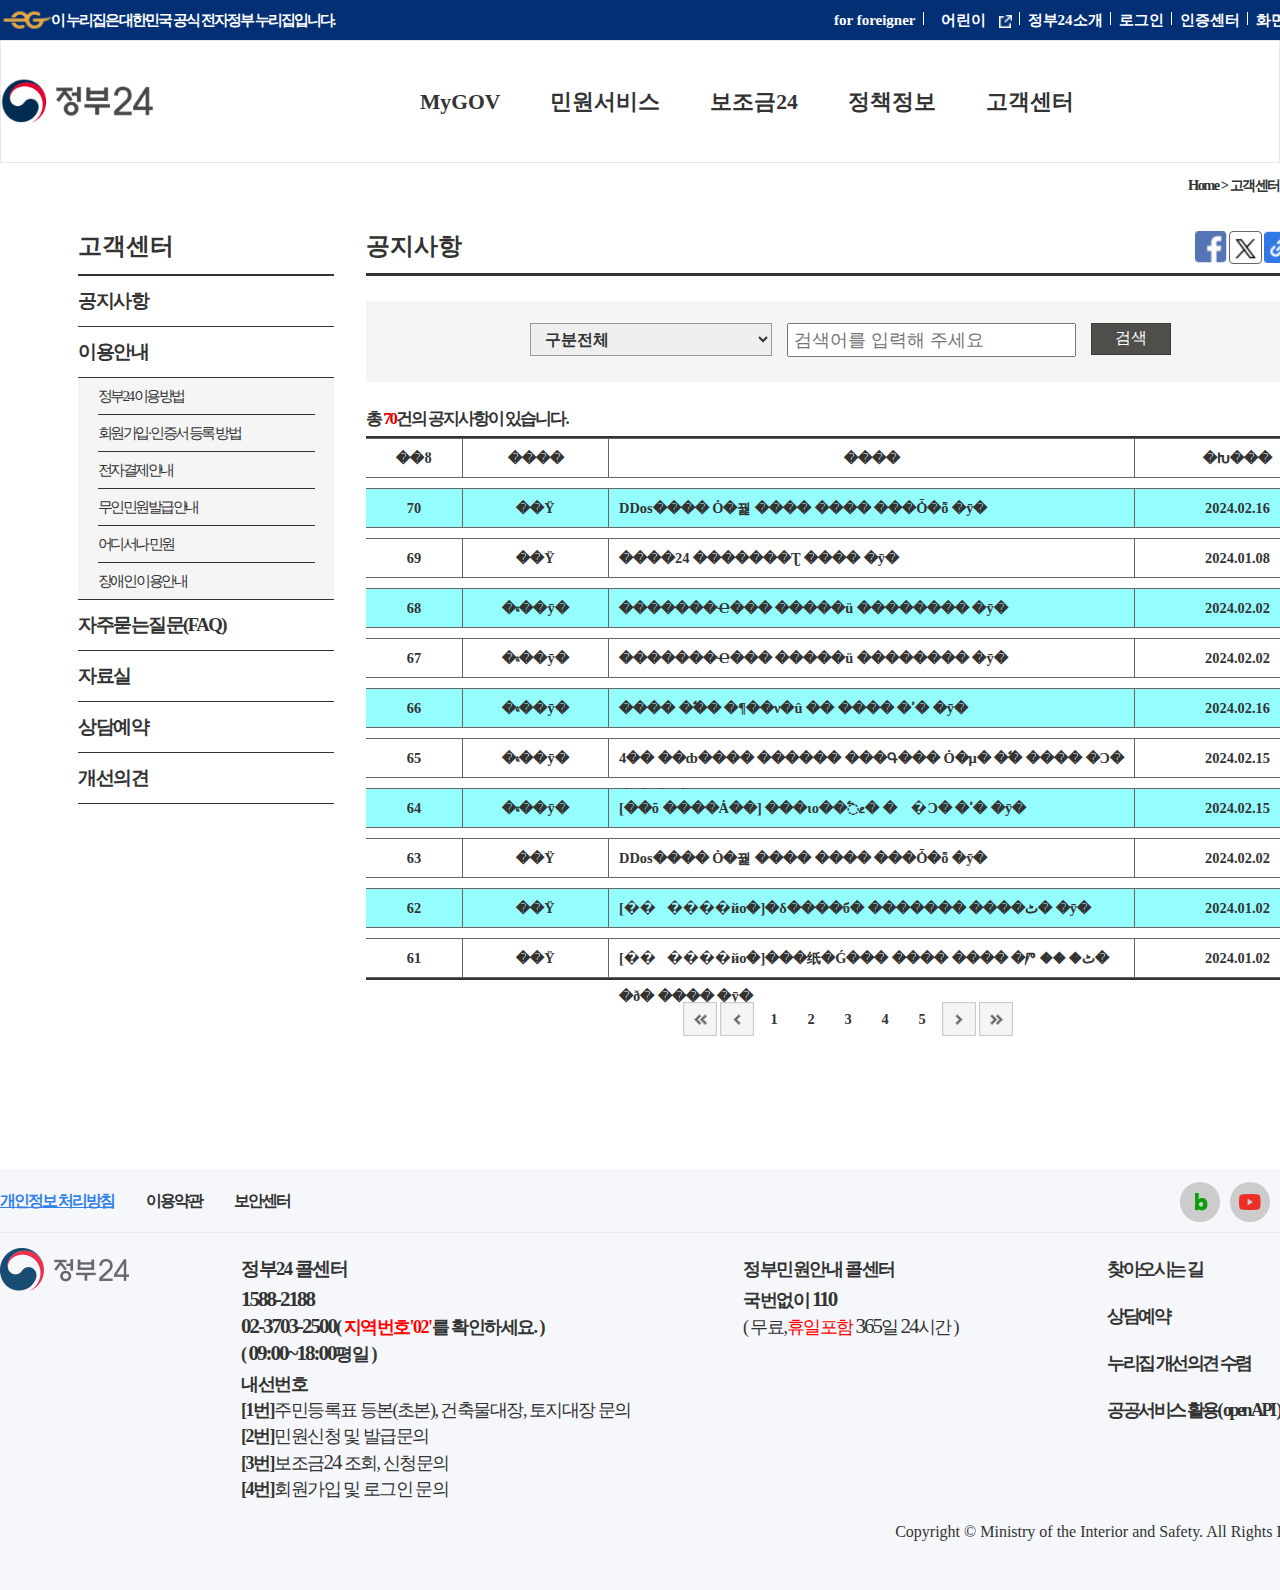
<file: Project03/WebContent/sub02/board.html>
﻿<!DOCTYPE html>
<html lang="ko">
<head>
	<meta charset="UTF-8">
	<meta http-equiv="X-UA-Compatible" content="IE=Edge" />
	<meta name="viewport" content="width=device-width, initial-scale=1.0" />
	<meta name="Generator" content="Notepad++" />
	<meta name="Author" content="홍희승"/>
	<meta name="Keywords" content="홍희승, HongHuiSeung, 포트폴리오, 홍희승 포트폴리오, portfolio, huiseung's portfolio, 프로젝트, Project, 홍 희승, 홍 희 승, 희승 홍, 희승, ghd, gml, tmd, gmltmd, HTML5, CSS3, jQuery, 오라클, Oracle , 반응형웹, 반응형웹 포트폴리오, 학생 포트폴리오"/>
	<meta name="Description" content="홍희승의 포트폴리오 사이트입니다. 방문해 주셔서 감사합니다." />
	<meta charset="UTF-8">
	<title>board_page</title>
	<link rel="stylesheet" href="css/board.css"/>
	<script src="../js/jquery-1.9.1.min.js"></script>
	<script src="../js/jquery.easing.1.3.min.js"></script>
	<script src="../js/tool_tip.js"></script>
	<script src="js/script.js"></script>
</head>
<body>
<h1>게시판입니다.</h1>
<div id="wrap">
	<header id="header">
		<div id="top_nb_wrap">
			<div id="top_nb" class="center">
				<div id="top_nb_left">
					<img src="../images/icon_01.png" alt="아이콘 입니다." class="fl"/>
					<div class="fl">이 누리집은 대한민국 공식 전자정부 누리집입니다.</div>
				</div><!-- top_nb_left end -->
				<div id="top_nb_right"> 
					<div class="not_last fl"><a href="#" class="fl">for foreigner</a></div>
					<div class="not_last fl"><a href="#" class="fl"><div class="fl">어린이</div></a><a href="#" class="fl"><img class="blank fl" src="../images/icon_blank_white.png" alt="새 페이지"/></a></div>
					<div class="not_last fl"><a href="#" class="fl">정부24소개</a></div>
					<div class="not_last fl"><a href="#" class="fl">로그인</a></div>
					<div class="not_last fl"><a href="#" class="fl">인증센터</a></div>
					<div class="fl"><a href="#" class="fl">화면크기</a></div>
					<div class="fl"><a href="#" class="fl"><img class="minus fl" src="../images/icon_smlr.png" alt="축소"/><div class="fl">100%</div><img class="plus fl" src="../images/icon_lgr.png" alt="확대"/></a></div>
				</div><!-- top_nb_right end -->
			</div><!-- top_nb end -->
		</div><!-- top_nb_wrap end -->
			<div id="gnb_wrap">
				<div id="gnb" class="center">
					<div id="gnb_left" class="fl">
						<a href="../index.html"><img src="../images/logo3.png" alt="로고입니다." title="메인페이지로 이동합니다."/></a>
					</div><!-- gnb_left end -->
					<div id="gnb_center" class="fl">
						<ul class="one_depth fl">
							<li>
								<a href="../sub01/login.html" class="fl" tabindex="1"><h2 title="로그인페이지로 이동합니다.">MyGOV</h2></a>
								<div class="two_depth_wrap">
									<dl class="two_depth center">
										<dt class="fl">
											<img src="../images/ico_menu1.png" alt="MyGOV"/>
											<div class="caption">MyGOV</div>
											<div class="caption_subtext">서비스 신청현황 생활정보 확인 및<br/>회원정보 설정을 할 수 있어요.</div>
										</dt>	
										<dd class="fl first"><a href="#"><span>MyGOV 홈</span></a>
											<div class="text_sm">생활정보 내역, 서비스 신청내역, 나의 혜택 요약 정보를 한 눈에 확인할 수 있어요.</div>
										</dd>
										<dd class="fl"><a href="#"><span>나의 신청내역</span></a>
											<div class="text_sm">신청한 각종 서비스의 신청접수부터 처리결과까지 확인 가능해요.</div>
										</dd>
										<dd class="fl"><a href="#"><span>나의 생활정보</span></a>
											<div class="text_sm">세금, 건강, 범칙금/과태료, 연금, 자동차, 병역, 여권만료일 등 생활 밀접 정보 확인이 가능해요.</div>
										</dd>
										<dd class="fl first"><a href="#"><span>나의 정보관리</span></a>
											<div class="text_sm">보조금24, 생활정보, 알림 서비스 이용동의 및&nbsp; 회원정보 관리를 할 수 있어요.</div>
										</dd>
									</dl>
								</div>
							</li>
							<li>
								<a href="../sub02/board.html"><h2 title="게시판페이지로 이동합니다.">민원서비스</h2></a>
								<div class="two_depth_wrap">
									<dl class="two_depth center">
										<dt class="fl">
											<img src="../images/ico_menu2.png" alt="민원서비스"/>
											<div class="caption">민원서비스</div>
											<div class="caption_subtext">중앙부처, 공공기관, 지자체에서 제공하는<br/>각종 서비스를 신청·조회·발급·확인할 수 있어요.</div>
										</dt>	
										<dd class="fl first"><a href="#"><span>민원 신청·안내</span></a>
											<div class="text_sm">정부24에서 직접 신청·조회·발급 가능 서비스 이용 및 정보를 확인할 수 있어요.</div>
										</dd>
										<dd class="fl"><a href="#"><span>사실/진위 확인</span></a>
											<div class="text_sm">정부24에서 이용 가능한 서비스의 사실 관계 확인 및 발급한 증명서의 진위 여부를 확인할 수 있어요.</div>
										</dd>
										<dd class="fl"><a href="#"><span>나의 생활정보</span></a>
											<div class="text_sm">여러 서비스를 통합해서 한 번에 신청하거나 유사 서비스를 한 곳에서 확인할 수 있어요.</div>
										</dd>
										<dd class="fl first"><a href="#"><span>분야별 서비스</span></a>
											<div class="text_sm">취업, 건강, 임신 등 12개 카테고리별로 서비스를 쉽고 빠르게 찾을 수 있어요.</div>
										</dd>
										<dd class="fl"><a href="#"><span>분야별 서비스</span></a>
											<div class="text_sm">취업, 건강, 임신 등 12개 카테고리별로 서비스를 쉽고 빠르게 찾을 수 있어요.</div>
										</dd>
										<dd class="fl"><a href="#"><span>기업/단체 서비스</span></a>
											<div class="text_sm">정부24에서 직접 이용 가능한 모든 서비스를 확인할 수 있어요.</div>
										</dd>
									</dl>
								</div>
							</li>
							<li>
								<a href="../sub03/info.html"><h2 title="정책정보페이지로 이동합니다.">보조금24</h2></a>
								<div class="two_depth_wrap">
									<dl class="two_depth center">
										<dt class="fl">
											<img src="../images/ico_menu3.png" alt="보조금24"/>
											<div class="caption">보조금24</div>
											<div class="caption_subtext">나와 가족이 받을 수 있는<br/>정부혜택을 확인할 수 있어요.</div>
										</dt>	
										<dd class="fl first"><a href="#"><span>보조금24 홈</span></a>
											<div class="text_sm">보조금24 대표 서비스, 나의 혜택 요약 정보 및 추천 서비스 등을 확인할 수 있어요.</div>
										</dd>
										<dd class="fl"><a href="#"><span>나의 혜택</span></a>
											<div class="text_sm">맞춤안내 조회 버튼만 누르면 나와 가족이 신청 가능한 서비스를 확인할 수 있어요.</div>
										</dd>
										<dd class="fl"><a href="#"><span>간편 찾기</span></a>
											<div class="text_sm">나에게 맞는 상황을 선택하면 선택한 조건에 맞는 서비스를 찾아볼 수 있어요.</div>
										</dd>
										<dd class="fl first"><a href="#"><span>전체 혜택</span></a>
											<div class="text_sm">중앙부처, 지자체, 공공기관, 교육청에서 제공하는 1만여 개의 서비스를 확인할 수 있어요</div>
										</dd>
										<dd class="fl"><a href="#"><span>보조금24 란</span></a>
											<div class="text_sm">서비스 소개, 이용방법, 자주 묻는 질문에 대한 답변을 통해 서비스에 대한 이해를 할 수 있어요.</div>
										</dd>
									</dl>
								</div>
							</li>
							<li>
								<a href="../sub01/login.html"><h2 title="로그인페이지로 이동합니다.">정책정보</h2></a>
								<div class="two_depth_wrap">
									<dl class="two_depth center">
										<dt class="fl">
											<img src="../images/ico_menu4.png" alt="정책정보"/>
											<div class="caption">정책정보</div>
											<div class="caption_subtext">정부에서 운영하는 대표 사이트의 <br/>다양한 정보와 뉴스를 한 곳에서 확인할 수 있어요.</div>
										</dt>	
										<dd class="fl first"><a href="#"><span>분야별 정책정보</span></a>
											<div class="text_sm">국가 주요 정책뉴스, 연구보고서 등의 원문정보 및 동영상 자료를 확인할 수 있어요.</div>
										</dd>
										<dd class="fl"><a href="#"><span>정부/지자체 조직도</span></a>
											<div class="text_sm">정부 조직 구조 및 각 조직의 역할, 제공 서비스 등을 확인할 수 있어요.</div>
										</dd>
										<dd class="fl"><a href="#"><span>정부/지자체 누리집</span></a>
											<div class="text_sm">정부와 지자체에서 운영하고 있는 누리집, 모바일 웹/앱 정보를 확인할 수 있어요.</div>
										</dd>
										<dd class="fl first"><a href="#"><span>지자체 소식</span></a>
											<div class="text_sm">전국 시/도, 시/군/구에서 운영하는 누리집 소식을 확인할 수 있어요.</div>
										</dd>
										<dd class="fl"><a href="#"><span>공모전</span></a>
											<div class="text_sm">정부24 및 중앙부처, 지자체, 공공기관 등에서 진행하는 공모전을 확인할 수 있어요.</div>
										</dd>
										<dd class="fl"><a href="#"><span>공공자원공유</span></a>
											<div class="text_sm">공공기관이 제공하는 회의실, 체육관, 주차장 등을 검색·예약 할 수 있어요.</div>
										</dd>
										<dd class="fl first"><a href="#"><span>국고보조금 부정수급 신고</span></a>
											<div class="text_sm">정부 각종 보조금·지원금 등을 부정한 방법으로 지급받거나 사용하는 경우에 대해 신고할 수 있어요.</div>
										</dd>
									</dl>
								</div>
							</li>
							<li class="last">
								<a href="../sub02/board.html"><h2 title="게시판페이지로 이동합니다.">고객센터</h2></a>
								<div class="two_depth_wrap">
									<dl class="two_depth center">
										<dt class="fl">
											<img src="../images/ico_menu5.png" alt="고객센터"/>
											<div class="caption">고객센터</div>
											<div class="caption_subtext">정부24 이용에 필요한 내용과 <br/>정보를 확인할 수 있어요.</div>
										</dt>	
										<dd class="fl first"><a href="#"><span>공지사항</span></a>
											<div class="text_sm">새소식, 운영점검 등 서비스 이용에 필요한 정보를 확인할 수 있어요.</div>
										</dd>
										<dd class="fl"><a href="#"><span>이용안내</span></a>
											<div class="text_sm">서비스/보조금24, 회원가입/인증서 등 정부24 이용에 관한 정보를 확인할 수 있어요.</div>
										</dd>
										<dd class="fl"><a href="#"><span>자주 묻는 질문(FAQ)</span></a>
											<div class="text_sm">가장 많이 질문 받은 내용을 FAQ 형식으로 확인할 수 있어요.</div>
										</dd>
										<dd class="fl first"><a href="#"><span>자료실</span></a>
											<div class="text_sm">정부24 서비스 이용, 민원사무 처리 관련 자료를 확인할 수 있어요.</div>
										</dd>
										<dd class="fl"><a href="#"><span>상담 예약</span></a>
											<div class="text_sm">민원 신청/발급, 보조금24 이용, 회원가입/로그인 등 정부24 이용 중 기술지원에 대한 상담을 받을 수 있어요.</div>
										</dd>
										<dd class="fl"><a href="#"><span>개선 의견</span></a>
											<div class="text_sm">정부24를 이용하면서 느낀 불편사항을 말씀해주세요.</div>
										</dd>
									</dl>
								</div>
							</li>
						</ul>
					</div><!-- gnb_center end -->
					<div id="gnb_right">
						<img src="../images/icon_menu.png" class="menu" alt="메뉴"/>
						<img src="../images/icon_search_main.png" class="search" alt="돋보기"/>
					</div><!-- gnb_right end -->
				</div><!-- gnb end -->
			</div><!-- gnb_wrap end -->
	</header>
	<section id="section" class="cf center">
		<div id="section_top_wrap">
			<div id="section_top" class="center_board">
				Home > 고객센터 > 공지사항
			</div><!-- section_top end -->
		</div><!-- section_top_wrap end -->
		<div id="section_middle" class="fl cf">
			<div id="aside" class="fl">
				<div id="aside_title">
					<h2>고객센터</h2>
				</div>
				<div id="aside_contents">
					<h3>공지사항</h3>
					<h3>이용안내</h3>
					<ul>
						<li><a href="#">정부24 이용방법</a></li>
						<li><a href="#">회원가입·인증서 등록 방법</a></li>
						<li><a href="#">전자결제안내</a></li>
						<li><a href="#">무인민원발급안내</a></li>
						<li><a href="#">어디서나 민원</a></li>
						<li><a href="#">장애인 이용안내</a></li>
					</ul>
					<h3>자주묻는질문(FAQ)</h3>
					<h3>자료실</h3>
					<h3>상담예약</h3>
					<h3>개선의견</h3>
				</div>
			</div><!-- aside end -->
			<div id="board" class="fl">
				<div id="board_title">
					<h2 class="fl">공지사항</h2>
					<div class="icon">
						<a href="#" tabindex="41" class="fl"><div class="img1"></div></a>
						<a href="#" tabindex="42" class="fl"><div class="img2"></div></a>
						<a href="#" tabindex="43" class="fl"><div class="img3"></div></a>
						<a href="#" tabindex="44" class="fl"><div class="img4"></div></a>
					</div>
				</div>
				<div id="board_searchbar">
					<ul class="cf fl">
						<li>
							<select name="Search_option" id="Search_option">
								<option value=" 구분 전체">구분전체
								<option value=" 새로운 기능">새로운 기능
								<option value=" 작업안내">작업안내
								<option value=" 장애안내">장애안내
								<option value=" 기타">기타
							</select>
						</li>
						<li><input type="text" name="Search_text" id="Search_text" placeholder=" 검색어를 입력해 주세요"/></li>
						<li><input type="button" name="Searchbtn" id="Searchbtn" value="검색"/></li>
					</ul>
				</div>
				<div id="board_contents" class="cf">
					<div class="title cf">총 <span class="red">70</span>건의 공지사항이 있습니다.</div>
					<div id="board_body" class="fl cl">
	
					</div>
 				</div><!-- board_contents end -->
				<div id="board_num" class="cf">
					<ul class="cf">
						<li class="pageImg1"><a href="#" tabindex="45"><img src="images/ico_prev_doub.gif" alt="double left arrow"/></a></li>
						<li class="pageImg2"><a href="#" tabindex="46"><img src="images/ico_prev.gif" alt="left arrow"/></a></li>
						<li><a href="#">1</a><a href="#" class="active">1</a></li>
						<li><a href="#">2</a><a href="#" class="active">2</a></li>
						<li><a href="#">3</a><a href="#" class="active">3</a></li>
						<li><a href="#">4</a><a href="#" class="active">4</a></li>
						<li><a href="#">5</a><a href="#" class="active">5</a></li>
						<li><a href="#" tabindex="51"><img src="images/ico_next.gif" alt="right arrow"/></a></li>
						<li class="pageImg4"><a href="#" tabindex="52"><img src="images/ico_next_doub.gif" alt="double right arrow"/></a></li>
					</ul>
				</div>
			</div><!-- board end -->
		</div><!-- section_middle end -->
	</section>
	<div id="footer_wrap">
		<div id="footer_cont1" class="center">
			<div id="contents_list">
				<a class="text blue underline fl" href="#">개인정보 처리방침</a>
				<a class="text fl" href="#" tabindex="53">이용약관</a>
				<a class="text fl" href="#" tabindex="54">보안센터</a>
				<a class="img img1" href="#" tabindex="55"></a>
				<a class="img img2" href="#" tabindex="56"></a>
				<a class="img img3" href="#" tabindex="57"></a>
				<a class="img img4" href="#" tabindex="58"></a>
				<a class="img img5" href="#" tabindex="59"></a>
			</div><!-- contents_list end -->
		</div><!-- section_bottom end -->
		<footer id="footer_cont2" class="center">
			<div id="footer_col1" class="cf fl">
				<div class="row1 fl"></div>
				<div class="row2 footer_row fl">
					<h3>정부24 콜센터</h3>
					<p>
						<span class="num">1588-2188</span><br/>
						<span class="num">02-3703-2500</span>( <span class="red">지역번호'02'</span>를 확인하세요. )<br/>
						( <span class="num">09:00~18:00</span>평일 )
					</p>
					<p>
						내선번호<br/>
						<span class="list list1 normal">주민등록표 등본(초본), 건축물대장, 토지대장 문의</span><br/>
						<span class="list list2 normal">민원신청 및 발급문의</span><br/>
						<span class="list list3 normal">보조금<span class="num">24</span> 조회, 신청문의</span><br/>
						<span class="list list4 normal">회원가입 및 로그인 문의</span><br/>
					</p>
				</div>
				<div class="row3 footer_row fl">
					<p class="first">정부민원안내 콜센터</p>
					<p>국번없이 <span class="num">110</span><br/>
					<span class="normal">( 무료,<span class="red">휴일포함</span> <span class="num">365</span>일 <span class="num">24</span>시간 )</span></p>
				</div>
				<div class="row4 footer_row fl">
					<a class="first" href="#">찾아오시는 길</a>
					<a href="#">상담예약</a>
					<a href="#">누리집 개선의견 수렴</a>
					<a href="#">공공서비스 활용( open API )</a>
				</div>
			</div>
			<div id="footer_col2" class="cb">
				Copyright &copy; Ministry of the Interior and Safety. All Rights Reserved.
				<div class="img"></div>
			</div>
		</footer>
	</div><!-- footer_wrap end -->
</div><!-- wrap end -->
</body>
</html>
</file>
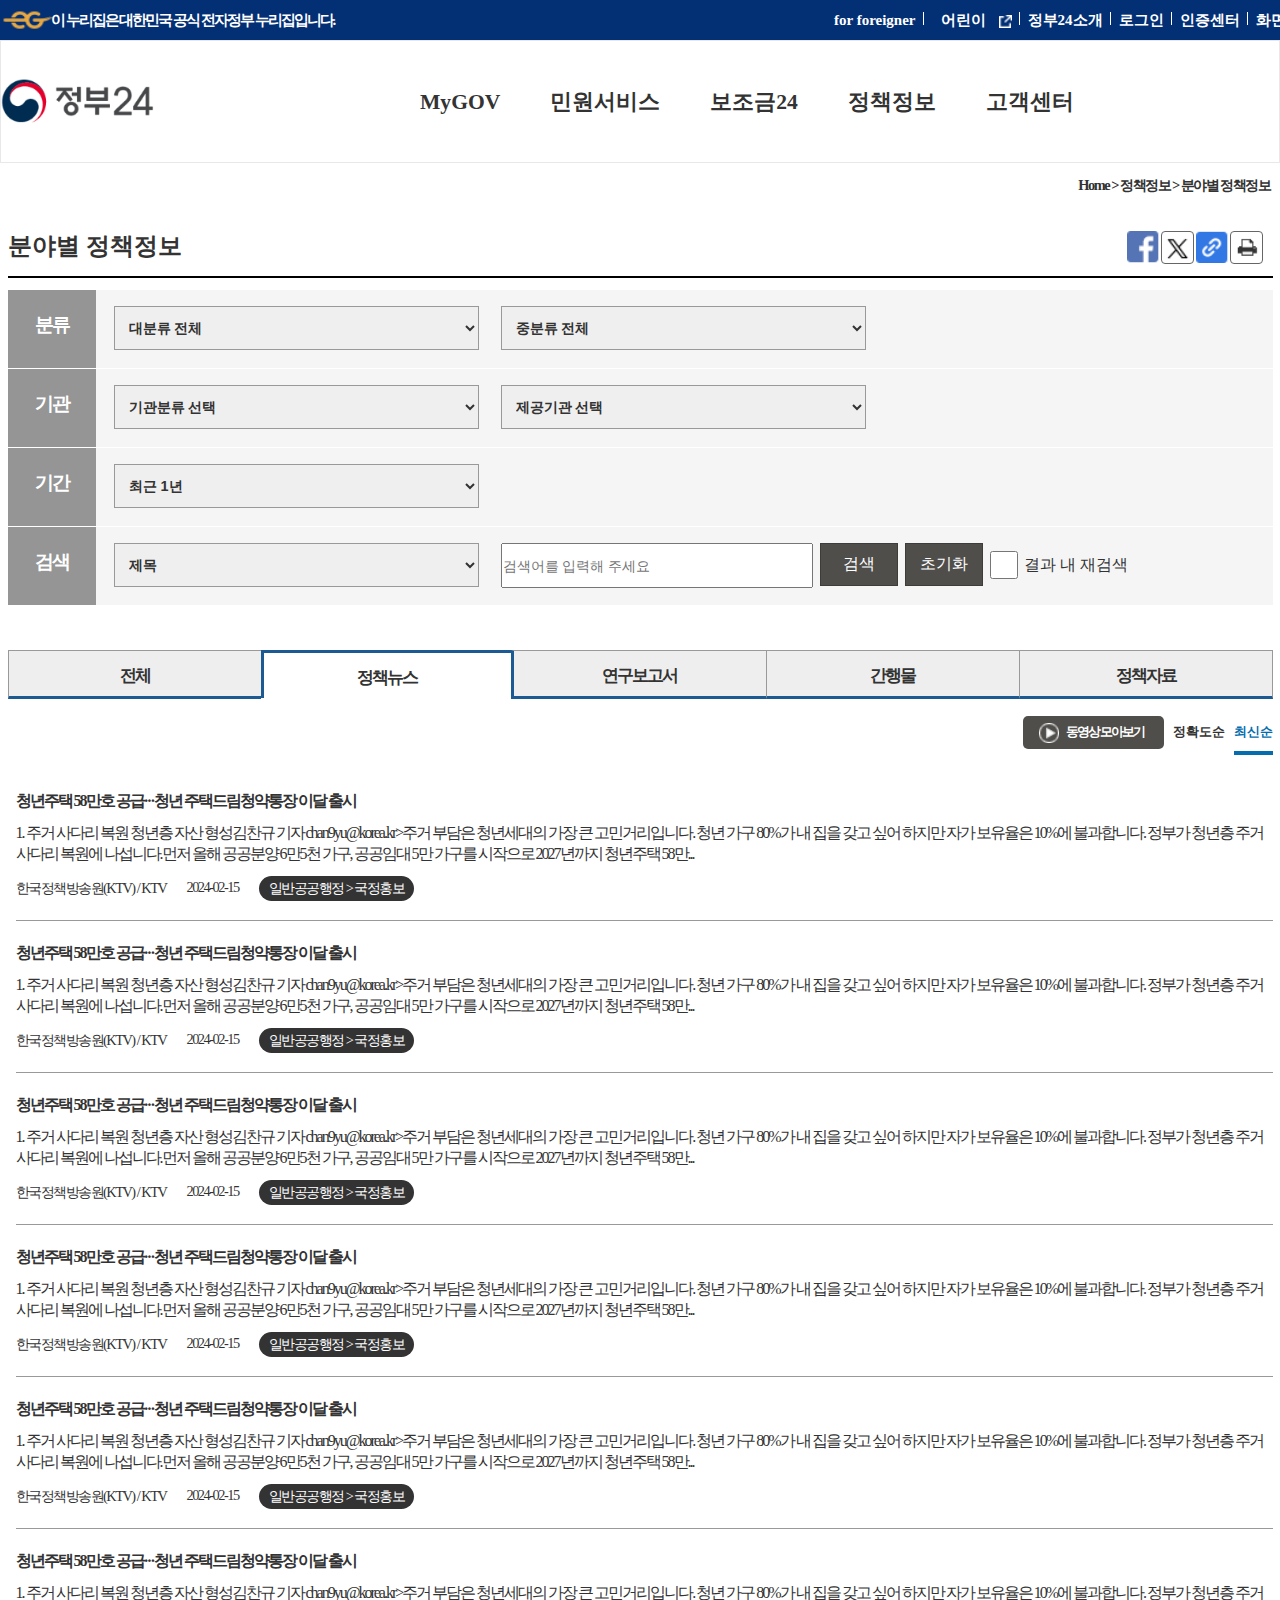
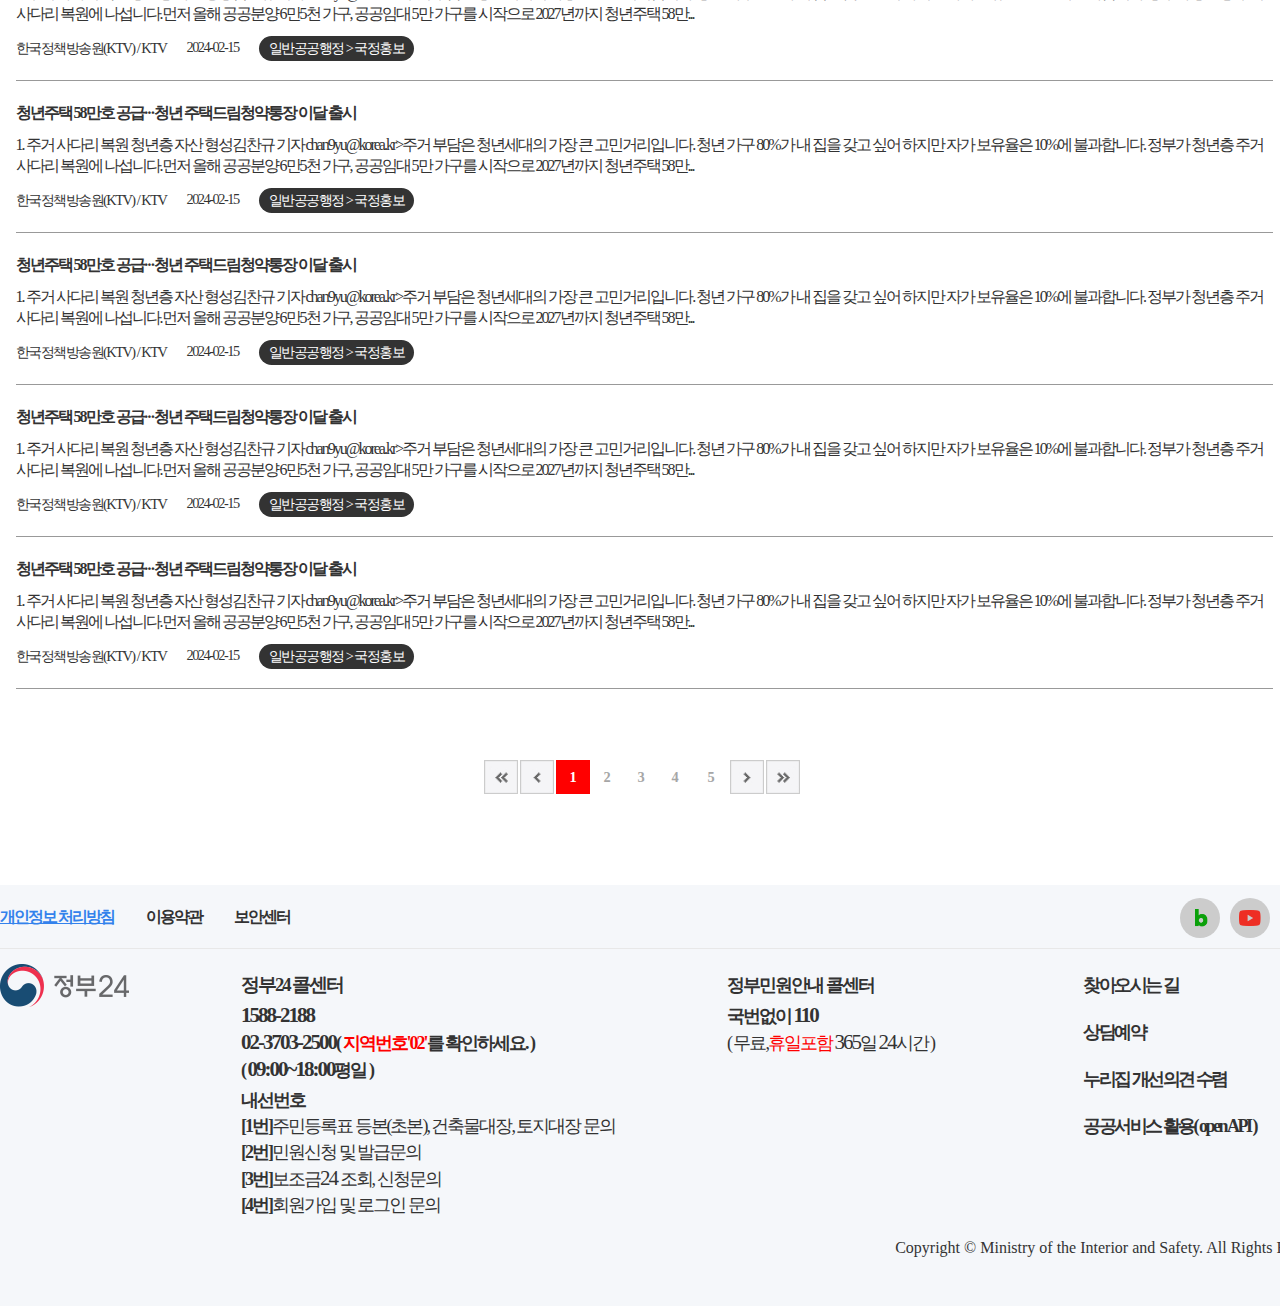
<file: Project03/WebContent/sub03/info.html>
﻿<!DOCTYPE html>
<html lang="ko">
<head>
	<meta charset="UTF-8">
	<meta http-equiv="X-UA-Compatible" content="IE=Edge" />
	<meta name="viewport" content="width=device-width, initial-scale=1.0" />
	<meta name="Generator" content="Notepad++" />
	<meta name="Author" content="홍희승"/>
	<meta name="Keywords" content="홍희승, HongHuiSeung, 포트폴리오, 홍희승 포트폴리오, portfolio, huiseung's portfolio, 프로젝트, Project, 홍 희승, 홍 희 승, 희승 홍, 희승, ghd, gml, tmd, gmltmd, HTML5, CSS3, jQuery, 오라클, Oracle , 반응형웹, 반응형웹 포트폴리오, 학생 포트폴리오"/>
	<meta name="Description" content="홍희승의 포트폴리오 사이트입니다. 방문해 주셔서 감사합니다." />
	<meta charset="UTF-8">
	<title>info_page</title>
	<link rel="stylesheet" href="css/info.css"/>
	<script src="../js/jquery-1.9.1.min.js"></script>
	<script src="../js/jquery.easing.1.3.min.js"></script>
	<script src="../js/tool_tip.js"></script>
	<script src="js/script.js"></script>
</head>
<body>
<div id="wrap">
	<h1>정책 정보</h1>
	<header id="header">
		<div id="top_nb_wrap">
			<div id="top_nb" class="center">
				<div id="top_nb_left">
					<img src="../images/icon_01.png" alt="아이콘 입니다." class="fl"/>
					<div class="fl">이 누리집은 대한민국 공식 전자정부 누리집입니다.</div>
				</div><!-- top_nb_left end -->
				<div id="top_nb_right"> 
					<div class="not_last fl"><a href="#" class="fl">for foreigner</a></div>
					<div class="not_last fl"><a href="#" class="fl"><div class="fl">어린이</div></a><a href="#" class="fl"><img class="blank fl" src="../images/icon_blank_white.png" alt="새 페이지"/></a></div>
					<div class="not_last fl"><a href="#" class="fl">정부24소개</a></div>
					<div class="not_last fl"><a href="#" class="fl">로그인</a></div>
					<div class="not_last fl"><a href="#" class="fl">인증센터</a></div>
					<div class="fl"><a href="#" class="fl">화면크기</a></div>
					<div class="fl"><a href="#" class="fl"><img class="minus fl" src="../images/icon_smlr.png" alt="축소"/><div class="fl">100%</div><img class="plus fl" src="../images/icon_lgr.png" alt="확대"/></a></div>
				</div><!-- top_nb_right end -->
			</div><!-- top_nb end -->
		</div><!-- top_nb_wrap end -->
			<div id="gnb_wrap">
				<div id="gnb" class="center">
					<div id="gnb_left" class="fl">
						<a href="../index.html"><img src="../images/logo3.png" alt="로고입니다." title="메인페이지로 이동합니다."/></a>
					</div><!-- gnb_left end -->
					<div id="gnb_center" class="fl">
						<ul class="one_depth fl">
							<li>
								<a href="../sub01/login.html" class="fl" tabindex="1"><h2 title="로그인페이지로 이동합니다.">MyGOV</h2></a>
								<div class="two_depth_wrap">
									<dl class="two_depth center">
										<dt class="fl">
											<img src="../images/ico_menu1.png" alt="MyGOV"/>
											<div class="caption">MyGOV</div>
											<div class="caption_subtext">서비스 신청현황 생활정보 확인 및<br/>회원정보 설정을 할 수 있어요.</div>
										</dt>	
										<dd class="fl first"><a href="#"><span>MyGOV 홈</span></a>
											<div class="text_sm">생활정보 내역, 서비스 신청내역, 나의 혜택 요약 정보를 한 눈에 확인할 수 있어요.</div>
										</dd>
										<dd class="fl"><a href="#"><span>나의 신청내역</span></a>
											<div class="text_sm">신청한 각종 서비스의 신청접수부터 처리결과까지 확인 가능해요.</div>
										</dd>
										<dd class="fl"><a href="#"><span>나의 생활정보</span></a>
											<div class="text_sm">세금, 건강, 범칙금/과태료, 연금, 자동차, 병역, 여권만료일 등 생활 밀접 정보 확인이 가능해요.</div>
										</dd>
										<dd class="fl first"><a href="#"><span>나의 정보관리</span></a>
											<div class="text_sm">보조금24, 생활정보, 알림 서비스 이용동의 및&nbsp; 회원정보 관리를 할 수 있어요.</div>
										</dd>
									</dl>
								</div>
							</li>
							<li>
								<a href="../sub02/board.html"><h2  title="게시판페이지로 이동합니다.">민원서비스</h2></a>
								<div class="two_depth_wrap">
									<dl class="two_depth center">
										<dt class="fl">
											<img src="../images/ico_menu2.png" alt="민원서비스"/>
											<div class="caption">민원서비스</div>
											<div class="caption_subtext">중앙부처, 공공기관, 지자체에서 제공하는<br/>각종 서비스를 신청·조회·발급·확인할 수 있어요.</div>
										</dt>	
										<dd class="fl first"><a href="#"><span>민원 신청·안내</span></a>
											<div class="text_sm">정부24에서 직접 신청·조회·발급 가능 서비스 이용 및 정보를 확인할 수 있어요.</div>
										</dd>
										<dd class="fl"><a href="#"><span>사실/진위 확인</span></a>
											<div class="text_sm">정부24에서 이용 가능한 서비스의 사실 관계 확인 및 발급한 증명서의 진위 여부를 확인할 수 있어요.</div>
										</dd>
										<dd class="fl"><a href="#"><span>나의 생활정보</span></a>
											<div class="text_sm">여러 서비스를 통합해서 한 번에 신청하거나 유사 서비스를 한 곳에서 확인할 수 있어요.</div>
										</dd>
										<dd class="fl first"><a href="#"><span>분야별 서비스</span></a>
											<div class="text_sm">취업, 건강, 임신 등 12개 카테고리별로 서비스를 쉽고 빠르게 찾을 수 있어요.</div>
										</dd>
										<dd class="fl"><a href="#"><span>분야별 서비스</span></a>
											<div class="text_sm">취업, 건강, 임신 등 12개 카테고리별로 서비스를 쉽고 빠르게 찾을 수 있어요.</div>
										</dd>
										<dd class="fl"><a href="#"><span>기업/단체 서비스</span></a>
											<div class="text_sm">정부24에서 직접 이용 가능한 모든 서비스를 확인할 수 있어요.</div>
										</dd>
									</dl>
								</div>
							</li>
							<li>
								<a href="../sub03/info.html"><h2 title="정책정보페이지로 이동합니다.">보조금24</h2></a>
								<div class="two_depth_wrap">
									<dl class="two_depth center">
										<dt class="fl">
											<img src="../images/ico_menu3.png" alt="보조금24"/>
											<div class="caption">보조금24</div>
											<div class="caption_subtext">나와 가족이 받을 수 있는<br/>정부혜택을 확인할 수 있어요.</div>
										</dt>	
										<dd class="fl first"><a href="#"><span>보조금24 홈</span></a>
											<div class="text_sm">보조금24 대표 서비스, 나의 혜택 요약 정보 및 추천 서비스 등을 확인할 수 있어요.</div>
										</dd>
										<dd class="fl"><a href="#"><span>나의 혜택</span></a>
											<div class="text_sm">맞춤안내 조회 버튼만 누르면 나와 가족이 신청 가능한 서비스를 확인할 수 있어요.</div>
										</dd>
										<dd class="fl"><a href="#"><span>간편 찾기</span></a>
											<div class="text_sm">나에게 맞는 상황을 선택하면 선택한 조건에 맞는 서비스를 찾아볼 수 있어요.</div>
										</dd>
										<dd class="fl first"><a href="#"><span>전체 혜택</span></a>
											<div class="text_sm">중앙부처, 지자체, 공공기관, 교육청에서 제공하는 1만여 개의 서비스를 확인할 수 있어요</div>
										</dd>
										<dd class="fl"><a href="#"><span>보조금24 란</span></a>
											<div class="text_sm">서비스 소개, 이용방법, 자주 묻는 질문에 대한 답변을 통해 서비스에 대한 이해를 할 수 있어요.</div>
										</dd>
									</dl>
								</div>
							</li>
							<li>
								<a href="../sub01/login.html"><h2 title="로그인페이지로 이동합니다.">정책정보</h2></a>
								<div class="two_depth_wrap">
									<dl class="two_depth center">
										<dt class="fl">
											<img src="../images/ico_menu4.png" alt="정책정보"/>
											<div class="caption">정책정보</div>
											<div class="caption_subtext">정부에서 운영하는 대표 사이트의 <br/>다양한 정보와 뉴스를 한 곳에서 확인할 수 있어요.</div>
										</dt>	
										<dd class="fl first"><a href="#"><span>분야별 정책정보</span></a>
											<div class="text_sm">국가 주요 정책뉴스, 연구보고서 등의 원문정보 및 동영상 자료를 확인할 수 있어요.</div>
										</dd>
										<dd class="fl"><a href="#"><span>정부/지자체 조직도</span></a>
											<div class="text_sm">정부 조직 구조 및 각 조직의 역할, 제공 서비스 등을 확인할 수 있어요.</div>
										</dd>
										<dd class="fl"><a href="#"><span>정부/지자체 누리집</span></a>
											<div class="text_sm">정부와 지자체에서 운영하고 있는 누리집, 모바일 웹/앱 정보를 확인할 수 있어요.</div>
										</dd>
										<dd class="fl first"><a href="#"><span>지자체 소식</span></a>
											<div class="text_sm">전국 시/도, 시/군/구에서 운영하는 누리집 소식을 확인할 수 있어요.</div>
										</dd>
										<dd class="fl"><a href="#"><span>공모전</span></a>
											<div class="text_sm">정부24 및 중앙부처, 지자체, 공공기관 등에서 진행하는 공모전을 확인할 수 있어요.</div>
										</dd>
										<dd class="fl"><a href="#"><span>공공자원공유</span></a>
											<div class="text_sm">공공기관이 제공하는 회의실, 체육관, 주차장 등을 검색·예약 할 수 있어요.</div>
										</dd>
										<dd class="fl first"><a href="#"><span>국고보조금 부정수급 신고</span></a>
											<div class="text_sm">정부 각종 보조금·지원금 등을 부정한 방법으로 지급받거나 사용하는 경우에 대해 신고할 수 있어요.</div>
										</dd>
									</dl>
								</div>
							</li>
							<li class="last">
								<a href="../sub02/board.html"><h2 title="게시판페이지로 이동합니다.">고객센터</h2></a>
								<div class="two_depth_wrap">
									<dl class="two_depth center">
										<dt class="fl">
											<img src="../images/ico_menu5.png" alt="고객센터"/>
											<div class="caption">고객센터</div>
											<div class="caption_subtext">정부24 이용에 필요한 내용과 <br/>정보를 확인할 수 있어요.</div>
										</dt>	
										<dd class="fl first"><a href="#"><span>공지사항</span></a>
											<div class="text_sm">새소식, 운영점검 등 서비스 이용에 필요한 정보를 확인할 수 있어요.</div>
										</dd>
										<dd class="fl"><a href="#"><span>이용안내</span></a>
											<div class="text_sm">서비스/보조금24, 회원가입/인증서 등 정부24 이용에 관한 정보를 확인할 수 있어요.</div>
										</dd>
										<dd class="fl"><a href="#"><span>자주 묻는 질문(FAQ)</span></a>
											<div class="text_sm">가장 많이 질문 받은 내용을 FAQ 형식으로 확인할 수 있어요.</div>
										</dd>
										<dd class="fl first"><a href="#"><span>자료실</span></a>
											<div class="text_sm">정부24 서비스 이용, 민원사무 처리 관련 자료를 확인할 수 있어요.</div>
										</dd>
										<dd class="fl"><a href="#"><span>상담 예약</span></a>
											<div class="text_sm">민원 신청/발급, 보조금24 이용, 회원가입/로그인 등 정부24 이용 중 기술지원에 대한 상담을 받을 수 있어요.</div>
										</dd>
										<dd class="fl"><a href="#"><span>개선 의견</span></a>
											<div class="text_sm">정부24를 이용하면서 느낀 불편사항을 말씀해주세요.</div>
										</dd>
									</dl>
								</div>
							</li>
						</ul>
					</div><!-- gnb_center end -->
					<div id="gnb_right">
						<img src="../images/icon_menu.png" class="menu" alt="메뉴"/>
						<img src="../images/icon_search_main.png" class="search" alt="돋보기"/>
					</div><!-- gnb_right end -->
				</div><!-- gnb end -->
			</div><!-- gnb_wrap end -->
	</header>
	<section id="section">
		<div id="section_top_wrap">
			<div id="section_top" class="center_info">
				Home > 정책정보 > 분야별 정책정보
			</div><!-- section_top end -->
		</div><!-- section_top_wrap end --> 
		<div id="section_middle" class="center">
			<div id="info_title">
				<h2 class="fl">분야별 정책정보</h2>
					<div class="icon">
						<a href="#" class="fl"><div class="img1"></div></a>
						<a href="#" class="fl"><div class="img2"></div></a>
						<a href="#" class="fl"><div class="img3"></div></a>
						<a href="#" class="fl"><div class="img4"></div></a>
					</div>
			</div>
			<div id="info_searchbox">
				<div class="searchbox info_searchbox1">
					<h3 class="fl">분류</h3>
					<ul class="cf fl">
						<li class="search_option">
							<select name="Search_option" id="Search_option">
								<option value=" 대분류 전체">대분류 전체</option>
								<option value=" 공공질서 및 안전">공공질서 및 안전
								<option value=" 과학기술">과학기술
								<option value=" 교육">교육
							</select>
						</li>
						<li class="search_option row2">
							<select name="Search_option" id="Search_option">
								<option value=" 중분류 전체">중분류 전체
							</select>
						</li>
					</ul>
				</div>
				<div class="searchbox info_searchbox2">
					<h3 class="fl">기관</h3>
					<ul class="cf fl">
						<li class="search_option">
							<select name="Search_option" id="Search_option">
								<option value=" 기관분류 선택">기관분류 선택
								<option value=" 정부기관">정부기관
								<option value=" 소속기관">소속기관
								<option value=" 공공기관">공공기관
							</select>
						</li>
						<li class="search_option row2">
							<select name="Search_option" id="Search_option">
								<option value=" 제공기관 선택">제공기관 선택
								<option value=" 경제인문사회 연구회">경제인문사회 연구회
								<option value=" 경찰청">경찰청
							</select>
						</li>
					</ul>
				</div>
				<div class="searchbox info_searchbox3">
					<h3 class="fl">기간</h3>
					<ul class="cf fl">
						<li class="search_option">
							<select name="Search_option" id="Search_option">
								<option value=" 최근 1년">최근 1년
								<option value=" 최근 3년">최근 3년
							</select>
						</li>
					</ul>
				</div>
				<div class="searchbox info_searchbox4">
					<h3 class="fl">검색</h3>
					<ul class="cf fl">
						<li class="search_option">
							<select name="Search_option" id="Search_option">
								<option value=" 제목">제목
								<option value=" 본문">본문
							</select>
						</li>
						<li><input type="text" name="Search_text" id="Search_text" placeholder="검색어를 입력해 주세요"/></li>
						<li><input type="button" name="Searchbtn1" id="Searchbtn1" value="검색"/></li>
						<li><input type="button" name="Searchbtn2" id="Searchbtn2" value="초기화"/></li>
						<li>
							<input type="checkbox" name="Search" id="Search_checkbox"/>
						</li>
						<li class="search_text">
							<label for="Search_checkbox">결과 내 재검색</label>
						</li>
					</ul>
				</div>
			</div>
			<div id="info_contents">
				<ul id="info_contents_title"  class="cf">
					<li class="title title1"><a href="#">전체</a></li>
					<li class="title title2 active"><a href="#">정책뉴스</a></li>
					<li class="title title3"><a href="#">연구보고서</a></li>
					<li class="title title4"><a href="#">간행물</a></li>
					<li class="title title5"><a href="#">정책자료</a></li>
				</ul><!-- info_contents_title end -->
				<div class="change_order">
					<a href="#" class="movie_btn fl"><div class="img fl"></div><div class="text fl">동영상 모아보기</div></a>
					<a href="#" class="text fl">정확도순</a>
					<a href="#" class="text active fl">최신순</a>
				</div>
				<ul id="info_contents_cont"class="cf">
					<li>
						<ul class="info_contents_cont cf">
							<li class="cont_tit"><a href="#">청년주택 58만호 공급···청년 주택드림청약통장 이달 출시</a> </li>
							<li>1. 주거 사다리 복원 청년층 자산 형성김찬규 기자 chan9yu@korea.kr>주거 부담은 청년세대의 가장 큰 고민거리입니다. 청년 가구 80%가 내 집을 갖고 싶어 하지만 자가 보유율은 10%에 불과합니다. 정부가 청년층 주거 사다리 복원에 나섭니다.먼저 올해 공공분양 6만5천 가구, 공공임대 5만 가구를 시작으로 2027년까지 청년주택 58만... </li>
							<li class="cont_foot fl cl">한국정책방송원(KTV) / KTV </li>
							<li class="cont_foot fl">2024-02-15 </li>
							<li class="cont_foot gray fl">일반공공행정 > 국정홍보</li>
						</ul>
					</li>
					<li>
						<ul class="info_contents_cont cf">
							<li class="cont_tit"><a href="#">청년주택 58만호 공급···청년 주택드림청약통장 이달 출시</a> </li>
							<li>1. 주거 사다리 복원 청년층 자산 형성김찬규 기자 chan9yu@korea.kr>주거 부담은 청년세대의 가장 큰 고민거리입니다. 청년 가구 80%가 내 집을 갖고 싶어 하지만 자가 보유율은 10%에 불과합니다. 정부가 청년층 주거 사다리 복원에 나섭니다.먼저 올해 공공분양 6만5천 가구, 공공임대 5만 가구를 시작으로 2027년까지 청년주택 58만... </li>
							<li class="cont_foot fl cl">한국정책방송원(KTV) / KTV </li>
							<li class="cont_foot fl">2024-02-15 </li>
							<li class="cont_foot gray fl">일반공공행정 > 국정홍보</li>
						</ul>
					</li>
					<li>
						<ul class="info_contents_cont cf">
							<li class="cont_tit"><a href="#">청년주택 58만호 공급···청년 주택드림청약통장 이달 출시</a> </li>
							<li>1. 주거 사다리 복원 청년층 자산 형성김찬규 기자 chan9yu@korea.kr>주거 부담은 청년세대의 가장 큰 고민거리입니다. 청년 가구 80%가 내 집을 갖고 싶어 하지만 자가 보유율은 10%에 불과합니다. 정부가 청년층 주거 사다리 복원에 나섭니다.먼저 올해 공공분양 6만5천 가구, 공공임대 5만 가구를 시작으로 2027년까지 청년주택 58만... </li>
							<li class="cont_foot fl cl">한국정책방송원(KTV) / KTV </li>
							<li class="cont_foot fl">2024-02-15 </li>
							<li class="cont_foot gray fl">일반공공행정 > 국정홍보</li>
						</ul>
					</li>
					<li>
						<ul class="info_contents_cont cf">
							<li class="cont_tit"><a href="#">청년주택 58만호 공급···청년 주택드림청약통장 이달 출시</a> </li>
							<li>1. 주거 사다리 복원 청년층 자산 형성김찬규 기자 chan9yu@korea.kr>주거 부담은 청년세대의 가장 큰 고민거리입니다. 청년 가구 80%가 내 집을 갖고 싶어 하지만 자가 보유율은 10%에 불과합니다. 정부가 청년층 주거 사다리 복원에 나섭니다.먼저 올해 공공분양 6만5천 가구, 공공임대 5만 가구를 시작으로 2027년까지 청년주택 58만... </li>
							<li class="cont_foot fl cl">한국정책방송원(KTV) / KTV </li>
							<li class="cont_foot fl">2024-02-15 </li>
							<li class="cont_foot gray fl">일반공공행정 > 국정홍보</li>
						</ul>
					</li>
					<li>
						<ul class="info_contents_cont cf">
							<li class="cont_tit"><a href="#">청년주택 58만호 공급···청년 주택드림청약통장 이달 출시</a> </li>
							<li>1. 주거 사다리 복원 청년층 자산 형성김찬규 기자 chan9yu@korea.kr>주거 부담은 청년세대의 가장 큰 고민거리입니다. 청년 가구 80%가 내 집을 갖고 싶어 하지만 자가 보유율은 10%에 불과합니다. 정부가 청년층 주거 사다리 복원에 나섭니다.먼저 올해 공공분양 6만5천 가구, 공공임대 5만 가구를 시작으로 2027년까지 청년주택 58만... </li>
							<li class="cont_foot fl cl">한국정책방송원(KTV) / KTV </li>
							<li class="cont_foot fl">2024-02-15 </li>
							<li class="cont_foot gray fl">일반공공행정 > 국정홍보</li>
						</ul>
					</li>
					<li>
						<ul class="info_contents_cont cf">
							<li class="cont_tit"><a href="#">청년주택 58만호 공급···청년 주택드림청약통장 이달 출시</a> </li>
							<li>1. 주거 사다리 복원 청년층 자산 형성김찬규 기자 chan9yu@korea.kr>주거 부담은 청년세대의 가장 큰 고민거리입니다. 청년 가구 80%가 내 집을 갖고 싶어 하지만 자가 보유율은 10%에 불과합니다. 정부가 청년층 주거 사다리 복원에 나섭니다.먼저 올해 공공분양 6만5천 가구, 공공임대 5만 가구를 시작으로 2027년까지 청년주택 58만... </li>
							<li class="cont_foot fl cl">한국정책방송원(KTV) / KTV </li>
							<li class="cont_foot fl">2024-02-15 </li>
							<li class="cont_foot gray fl">일반공공행정 > 국정홍보</li>
						</ul>
					</li>
					<li>
						<ul class="info_contents_cont cf">
							<li class="cont_tit"><a href="#">청년주택 58만호 공급···청년 주택드림청약통장 이달 출시</a> </li>
							<li>1. 주거 사다리 복원 청년층 자산 형성김찬규 기자 chan9yu@korea.kr>주거 부담은 청년세대의 가장 큰 고민거리입니다. 청년 가구 80%가 내 집을 갖고 싶어 하지만 자가 보유율은 10%에 불과합니다. 정부가 청년층 주거 사다리 복원에 나섭니다.먼저 올해 공공분양 6만5천 가구, 공공임대 5만 가구를 시작으로 2027년까지 청년주택 58만... </li>
							<li class="cont_foot fl cl">한국정책방송원(KTV) / KTV </li>
							<li class="cont_foot fl">2024-02-15 </li>
							<li class="cont_foot gray fl">일반공공행정 > 국정홍보</li>
						</ul>
					</li>
					<li>
						<ul class="info_contents_cont cf">
							<li class="cont_tit"><a href="#">청년주택 58만호 공급···청년 주택드림청약통장 이달 출시</a> </li>
							<li>1. 주거 사다리 복원 청년층 자산 형성김찬규 기자 chan9yu@korea.kr>주거 부담은 청년세대의 가장 큰 고민거리입니다. 청년 가구 80%가 내 집을 갖고 싶어 하지만 자가 보유율은 10%에 불과합니다. 정부가 청년층 주거 사다리 복원에 나섭니다.먼저 올해 공공분양 6만5천 가구, 공공임대 5만 가구를 시작으로 2027년까지 청년주택 58만... </li>
							<li class="cont_foot fl cl">한국정책방송원(KTV) / KTV </li>
							<li class="cont_foot fl">2024-02-15 </li>
							<li class="cont_foot gray fl">일반공공행정 > 국정홍보</li>
						</ul>
					</li>
					<li>
						<ul class="info_contents_cont cf">
							<li class="cont_tit"><a href="#">청년주택 58만호 공급···청년 주택드림청약통장 이달 출시</a> </li>
							<li>1. 주거 사다리 복원 청년층 자산 형성김찬규 기자 chan9yu@korea.kr>주거 부담은 청년세대의 가장 큰 고민거리입니다. 청년 가구 80%가 내 집을 갖고 싶어 하지만 자가 보유율은 10%에 불과합니다. 정부가 청년층 주거 사다리 복원에 나섭니다.먼저 올해 공공분양 6만5천 가구, 공공임대 5만 가구를 시작으로 2027년까지 청년주택 58만... </li>
							<li class="cont_foot fl cl">한국정책방송원(KTV) / KTV </li>
							<li class="cont_foot fl">2024-02-15 </li>
							<li class="cont_foot gray fl">일반공공행정 > 국정홍보</li>
						</ul>
					</li>
					<li>
						<ul class="info_contents_cont cf">
							<li class="cont_tit"><a href="#">청년주택 58만호 공급···청년 주택드림청약통장 이달 출시</a> </li>
							<li>1. 주거 사다리 복원 청년층 자산 형성김찬규 기자 chan9yu@korea.kr>주거 부담은 청년세대의 가장 큰 고민거리입니다. 청년 가구 80%가 내 집을 갖고 싶어 하지만 자가 보유율은 10%에 불과합니다. 정부가 청년층 주거 사다리 복원에 나섭니다.먼저 올해 공공분양 6만5천 가구, 공공임대 5만 가구를 시작으로 2027년까지 청년주택 58만... </li>
							<li class="cont_foot fl cl">한국정책방송원(KTV) / KTV </li>
							<li class="cont_foot fl">2024-02-15 </li>
							<li class="cont_foot gray fl">일반공공행정 > 국정홍보</li>
						</ul>
					</li>
				</ul>
			</div>
			<div id="info_num">
				<ul>
					<li class="pageImg1"><a href="#"><img src="images/ico_prev_doub.gif" alt="double left arrow"/></a></li>
					<li class="pageImg2"><a href="#"><img src="images/ico_prev.gif" alt="left arrow"/></a></li>
					<li class="active"><a href="#">1</a></li>
					<li class="margin0"><a href="#">2</a></li>
					<li class="margin0"><a href="#">3</a></li>
					<li class="margin0"><a href="#">4</a></li>
					<li><a href="#">5</a></li>
					<li class="pageImg3"><a href="#"><img src="images/ico_next.gif" alt="right arrow"/></a></li>
					<li class="pageImg4"><a href="#"><img src="images/ico_next_doub.gif" alt="double right arrow"/></a></li>
				</ul>
			</div>
		</div><!-- section_middle -->
	</section>
	<div id="footer_wrap">
		<div id="footer_cont1" class="center">
			<div id="contents_list">
				<a class="text blue underline fl" href="#">개인정보 처리방침</a>
				<a class="text fl" href="#">이용약관</a>
				<a class="text fl" href="#">보안센터</a>
				<a class="img img1" href="#"></a>
				<a class="img img2" href="#"></a>
				<a class="img img3" href="#"></a>
				<a class="img img4" href="#"></a>
				<a class="img img5" href="#"></a>
			</div><!-- contents_list end -->
		</div><!-- section_bottom end -->
		<footer id="footer_cont2" class="center">
			<div id="footer_col1" class="cf fl">
				<div class="row1 fl"></div>
				<div class="row2 footer_row fl">
					<h3>정부24 콜센터</h3>
					<p>
						<span class="num">1588-2188</span><br/>
						<span class="num">02-3703-2500</span>( <span class="red">지역번호'02'</span>를 확인하세요. )<br/>
						( <span class="num">09:00~18:00</span>평일 )
					</p>
					<p>
						내선번호<br/>
						<span class="list list1 normal">주민등록표 등본(초본), 건축물대장, 토지대장 문의</span><br/>
						<span class="list list2 normal">민원신청 및 발급문의</span><br/>
						<span class="list list3 normal">보조금<span class="num">24</span> 조회, 신청문의</span><br/>
						<span class="list list4 normal">회원가입 및 로그인 문의</span><br/>
					</p>
				</div>
				<div class="row3 footer_row fl">
					<p class="first">정부민원안내 콜센터</p>
					<p>국번없이 <span class="num">110</span><br/>
					<span class="normal">( 무료,<span class="red">휴일포함</span> <span class="num">365</span>일 <span class="num">24</span>시간 )</span></p>
				</div>
				<div class="row4 footer_row fl">
					<a class="first" href="#">찾아오시는 길</a>
					<a href="#">상담예약</a>
					<a href="#">누리집 개선의견 수렴</a>
					<a href="#">공공서비스 활용( open API )</a>
				</div>
			</div>
			<div id="footer_col2" class="cb">
				Copyright &copy; Ministry of the Interior and Safety. All Rights Reserved.
				<div class="img"></div>
			</div>
		</footer>
	</div><!-- footer_wrap end -->
</div><!-- wrap end -->
</body>
</html>
</file>
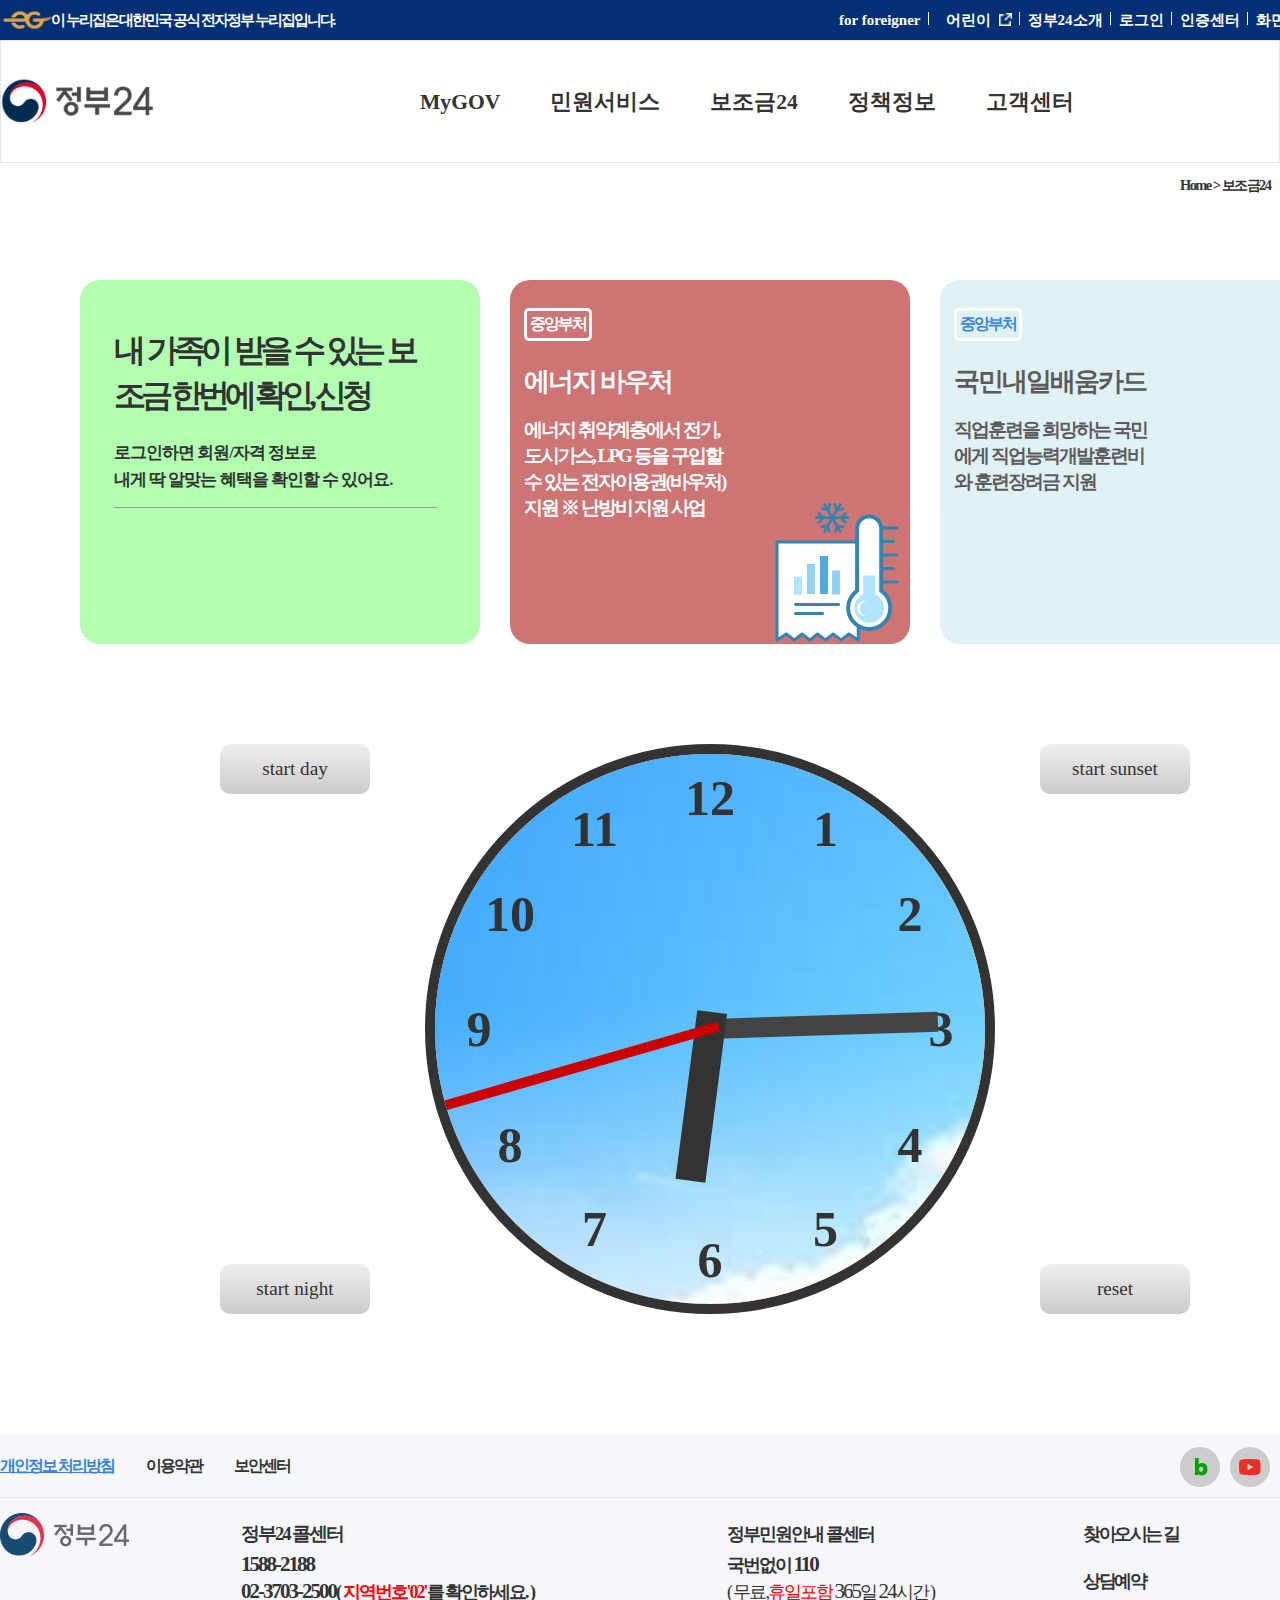
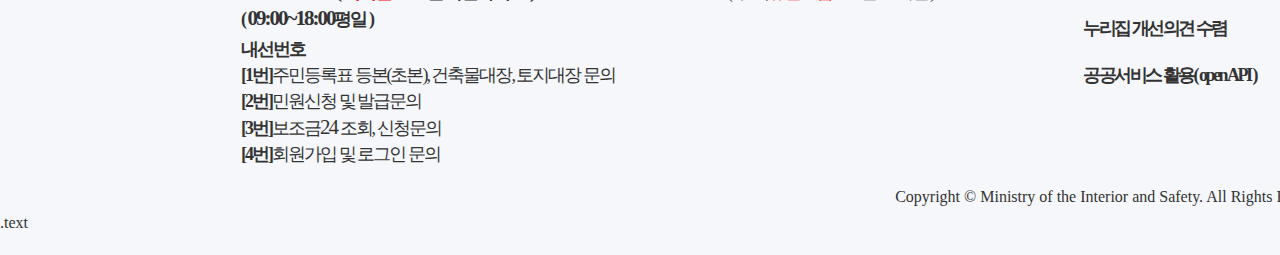
<file: Project03/WebContent/sub04/sub4.html>
﻿<!DOCTYPE html>
<html lang="ko">
<head>
	<meta charset="UTF-8">
	<meta http-equiv="X-UA-Compatible" content="IE=Edge" />
	<meta name="viewport" content="width=device-width, initial-scale=1.0" />
	<meta name="Generator" content="Notepad++" />
	<meta name="Author" content="홍희승"/>
	<meta name="Keywords" content="홍희승, HongHuiSeung, 포트폴리오, 홍희승 포트폴리오, portfolio, huiseung's portfolio, 프로젝트, Project, 홍 희승, 홍 희 승, 희승 홍, 희승, ghd, gml, tmd, gmltmd, HTML5, CSS3, jQuery, 오라클, Oracle , 반응형웹, 반응형웹 포트폴리오, 학생 포트폴리오"/>
	<meta name="Description" content="홍희승의 포트폴리오 사이트입니다. 방문해 주셔서 감사합니다." />
	<meta charset="UTF-8">
	<title>sub4_page</title>
	<link rel="stylesheet" href="css/sub4.css"/>
	<link rel="stylesheet" href="css/clock.css"/>
	<link rel="stylesheet" href="../css/common.css"/>
	<script src="../js/jquery-1.9.1.min.js"></script>
	<script src="../js/jquery.easing.1.3.min.js"></script>
	<script src="../js/tool_tip.js"></script>
	<script src="../js/common.js"></script>
	<script src="../js/login_time.js"></script>
	<script src="js/clock.js"></script>
	<script src="js/script.js"></script>
</head>
<body>	
<div id="wrap">
	<h1>보조금24 페이지입니다.</h1>
	<header id="header">
		<div id="top_nb_wrap">
			<div id="top_nb" class="center">
				<div id="top_nb_left">
					<img src="../images/icon_01.png" alt="아이콘 입니다." class="fl"/>
					<div class="fl">이 누리집은 대한민국 공식 전자정부 누리집입니다.</div>
				</div><!-- top_nb_left end -->
				<div id="top_nb_right"> 
					<div class="not_last fl"><a href="#" class="fl">for foreigner</a></div>
					<div class="not_last fl"><a href="#" class="fl"><div class="fl">어린이</div></a><a href="#" class="fl"><img class="blank fl" src="../images/icon_blank_white.png" alt="새 페이지"/></a></div>
					<div class="not_last fl"><a href="#" class="fl">정부24소개</a></div>
					<div class="not_last fl"><a href="#" class="fl" id="login">로그인</a></div>
					<div class="not_last fl"><a href="#" class="fl">인증센터</a></div>
					<div class="fl"><a href="#" class="fl">화면크기</a></div>
					<div class="fl"><a href="#" class="fl"><img class="minus fl" src="../images/icon_smlr.png" alt="축소"/><div class="fl">100%</div><img class="plus fl" src="../images/icon_lgr.png" alt="확대"/></a></div>
				</div><!-- top_nb_right end -->
			</div><!-- top_nb end -->
		</div><!-- top_nb_wrap end -->
			<div id="gnb_wrap">
				<div id="gnb" class="center">
					<div id="gnb_left" class="fl">
						<a href="../index.html"><img src="../images/logo3.png" alt="로고입니다." title="메인페이지로 이동합니다."/></a>
					</div><!-- gnb_left end -->
					<div id="gnb_center" class="fl">
						<ul class="one_depth fl">
							<li>
								<a href="../sub01/login.html" class="fl" tabindex="1"><h2 title="로그인페이지로 이동합니다.">MyGOV</h2></a>
								<div class="two_depth_wrap">
									<dl class="two_depth center">
										<dt class="fl">
											<img src="../images/ico_menu1.png" alt="MyGOV"/>
											<div class="caption">MyGOV</div>
											<div class="caption_subtext">서비스 신청현황 생활정보 확인 및<br/>회원정보 설정을 할 수 있어요.</div>
										</dt>	
										<dd class="fl first"><a href="#"><span>MyGOV 홈</span></a>
											<div class="text_sm">생활정보 내역, 서비스 신청내역, 나의 혜택 요약 정보를 한 눈에 확인할 수 있어요.</div>
										</dd>
										<dd class="fl"><a href="#"><span>나의 신청내역</span></a>
											<div class="text_sm">신청한 각종 서비스의 신청접수부터 처리결과까지 확인 가능해요.</div>
										</dd>
										<dd class="fl"><a href="#"><span>나의 생활정보</span></a>
											<div class="text_sm">세금, 건강, 범칙금/과태료, 연금, 자동차, 병역, 여권만료일 등 생활 밀접 정보 확인이 가능해요.</div>
										</dd>
										<dd class="fl first"><a href="#"><span>나의 정보관리</span></a>
											<div class="text_sm">보조금24, 생활정보, 알림 서비스 이용동의 및&nbsp; 회원정보 관리를 할 수 있어요.</div>
										</dd>
									</dl>
								</div>
							</li>
							<li>
								<a href="../sub02/board.html"><h2  title="게시판페이지로 이동합니다.">민원서비스</h2></a>
								<div class="two_depth_wrap">
									<dl class="two_depth center">
										<dt class="fl">
											<img src="../images/ico_menu2.png" alt="민원서비스"/>
											<div class="caption">민원서비스</div>
											<div class="caption_subtext">중앙부처, 공공기관, 지자체에서 제공하는<br/>각종 서비스를 신청·조회·발급·확인할 수 있어요.</div>
										</dt>	
										<dd class="fl first"><a href="#"><span>민원 신청·안내</span></a>
											<div class="text_sm">정부24에서 직접 신청·조회·발급 가능 서비스 이용 및 정보를 확인할 수 있어요.</div>
										</dd>
										<dd class="fl"><a href="#"><span>사실/진위 확인</span></a>
											<div class="text_sm">정부24에서 이용 가능한 서비스의 사실 관계 확인 및 발급한 증명서의 진위 여부를 확인할 수 있어요.</div>
										</dd>
										<dd class="fl"><a href="#"><span>나의 생활정보</span></a>
											<div class="text_sm">여러 서비스를 통합해서 한 번에 신청하거나 유사 서비스를 한 곳에서 확인할 수 있어요.</div>
										</dd>
										<dd class="fl first"><a href="#"><span>분야별 서비스</span></a>
											<div class="text_sm">취업, 건강, 임신 등 12개 카테고리별로 서비스를 쉽고 빠르게 찾을 수 있어요.</div>
										</dd>
										<dd class="fl"><a href="#"><span>분야별 서비스</span></a>
											<div class="text_sm">취업, 건강, 임신 등 12개 카테고리별로 서비스를 쉽고 빠르게 찾을 수 있어요.</div>
										</dd>
										<dd class="fl"><a href="#"><span>기업/단체 서비스</span></a>
											<div class="text_sm">정부24에서 직접 이용 가능한 모든 서비스를 확인할 수 있어요.</div>
										</dd>
									</dl>
								</div>
							</li>
							<li>
								<a href="../sub04/sub4.html"><h2 title="이벤트페이지로 이동합니다.">보조금24</h2></a>
								<div class="two_depth_wrap">
									<dl class="two_depth center">
										<dt class="fl">
											<img src="../images/ico_menu3.png" alt="보조금24"/>
											<div class="caption">보조금24</div>
											<div class="caption_subtext">나와 가족이 받을 수 있는<br/>정부혜택을 확인할 수 있어요.</div>
										</dt>	
										<dd class="fl first"><a href="#"><span>보조금24 홈</span></a>
											<div class="text_sm">보조금24 대표 서비스, 나의 혜택 요약 정보 및 추천 서비스 등을 확인할 수 있어요.</div>
										</dd>
										<dd class="fl"><a href="#"><span>나의 혜택</span></a>
											<div class="text_sm">맞춤안내 조회 버튼만 누르면 나와 가족이 신청 가능한 서비스를 확인할 수 있어요.</div>
										</dd>
										<dd class="fl"><a href="#"><span>간편 찾기</span></a>
											<div class="text_sm">나에게 맞는 상황을 선택하면 선택한 조건에 맞는 서비스를 찾아볼 수 있어요.</div>
										</dd>
										<dd class="fl first"><a href="#"><span>전체 혜택</span></a>
											<div class="text_sm">중앙부처, 지자체, 공공기관, 교육청에서 제공하는 1만여 개의 서비스를 확인할 수 있어요</div>
										</dd>
										<dd class="fl"><a href="#"><span>보조금24 란</span></a>
											<div class="text_sm">서비스 소개, 이용방법, 자주 묻는 질문에 대한 답변을 통해 서비스에 대한 이해를 할 수 있어요.</div>
										</dd>
									</dl>
								</div>
							</li>
							<li>
								<a href="../sub03/info.html"><h2 title="정책정보페이지로 이동합니다.">정책정보</h2></a>
								<div class="two_depth_wrap">
									<dl class="two_depth center">
										<dt class="fl">
											<img src="../images/ico_menu4.png" alt="정책정보"/>
											<div class="caption">정책정보</div>
											<div class="caption_subtext">정부에서 운영하는 대표 사이트의 <br/>다양한 정보와 뉴스를 한 곳에서 확인할 수 있어요.</div>
										</dt>	
										<dd class="fl first"><a href="#"><span>분야별 정책정보</span></a>
											<div class="text_sm">국가 주요 정책뉴스, 연구보고서 등의 원문정보 및 동영상 자료를 확인할 수 있어요.</div>
										</dd>
										<dd class="fl"><a href="#"><span>정부/지자체 조직도</span></a>
											<div class="text_sm">정부 조직 구조 및 각 조직의 역할, 제공 서비스 등을 확인할 수 있어요.</div>
										</dd>
										<dd class="fl"><a href="#"><span>정부/지자체 누리집</span></a>
											<div class="text_sm">정부와 지자체에서 운영하고 있는 누리집, 모바일 웹/앱 정보를 확인할 수 있어요.</div>
										</dd>
										<dd class="fl first"><a href="#"><span>지자체 소식</span></a>
											<div class="text_sm">전국 시/도, 시/군/구에서 운영하는 누리집 소식을 확인할 수 있어요.</div>
										</dd>
										<dd class="fl"><a href="#"><span>공모전</span></a>
											<div class="text_sm">정부24 및 중앙부처, 지자체, 공공기관 등에서 진행하는 공모전을 확인할 수 있어요.</div>
										</dd>
										<dd class="fl"><a href="#"><span>공공자원공유</span></a>
											<div class="text_sm">공공기관이 제공하는 회의실, 체육관, 주차장 등을 검색·예약 할 수 있어요.</div>
										</dd>
										<dd class="fl first"><a href="#"><span>국고보조금 부정수급 신고</span></a>
											<div class="text_sm">정부 각종 보조금·지원금 등을 부정한 방법으로 지급받거나 사용하는 경우에 대해 신고할 수 있어요.</div>
										</dd>
									</dl>
								</div>
							</li>
							<li class="last">
								<a href="../sub01/login.html"><h2 title="로그인페이지로 이동합니다.">고객센터</h2></a>
								<div class="two_depth_wrap">
									<dl class="two_depth center">
										<dt class="fl">
											<img src="../images/ico_menu5.png" alt="고객센터"/>
											<div class="caption">고객센터</div>
											<div class="caption_subtext">정부24 이용에 필요한 내용과 <br/>정보를 확인할 수 있어요.</div>
										</dt>	
										<dd class="fl first"><a href="#"><span>공지사항</span></a>
											<div class="text_sm">새소식, 운영점검 등 서비스 이용에 필요한 정보를 확인할 수 있어요.</div>
										</dd>
										<dd class="fl"><a href="#"><span>이용안내</span></a>
											<div class="text_sm">서비스/보조금24, 회원가입/인증서 등 정부24 이용에 관한 정보를 확인할 수 있어요.</div>
										</dd>
										<dd class="fl"><a href="#"><span>자주 묻는 질문(FAQ)</span></a>
											<div class="text_sm">가장 많이 질문 받은 내용을 FAQ 형식으로 확인할 수 있어요.</div>
										</dd>
										<dd class="fl first"><a href="#"><span>자료실</span></a>
											<div class="text_sm">정부24 서비스 이용, 민원사무 처리 관련 자료를 확인할 수 있어요.</div>
										</dd>
										<dd class="fl"><a href="#"><span>상담 예약</span></a>
											<div class="text_sm">민원 신청/발급, 보조금24 이용, 회원가입/로그인 등 정부24 이용 중 기술지원에 대한 상담을 받을 수 있어요.</div>
										</dd>
										<dd class="fl"><a href="#"><span>개선 의견</span></a>
											<div class="text_sm">정부24를 이용하면서 느낀 불편사항을 말씀해주세요.</div>
										</dd>
									</dl>
								</div>
							</li>
						</ul>
					</div><!-- gnb_center end -->
					<div id="gnb_right">
						<img src="../images/icon_menu.png" class="menu" alt="메뉴"/>
						<img src="../images/icon_search_main.png" class="search" alt="돋보기"/>
					</div><!-- gnb_right end -->
				</div><!-- gnb end -->
			</div><!-- gnb_wrap end -->
	</header>
	<section id="section">
		<div id="section_top_wrap">
			<div id="section_top" class="center_login">
				Home > 보조금24
			</div><!-- section_top end -->
		</div><!-- section_top_wrap end -->
		<div id="section_middle" class="center">
			<div class="col1 cf">
				<div class="fixed_banner fl">
					<p class="title">내 가족이 받을 수 있는 보조금 한번에 확인, 신청</p>
					<p>로그인하면 회원/자격 정보로<br/>내게 딱 알맞는 혜택을 확인할 수 있어요.</p>
				</div>
				<div class="slide_banner first fl">
					<div class="slide_banner_cont slide_banner1">
						<ul>
							<li class="fl first cl">중앙부처</li>
							<li class="fl second cl">에너지 바우처</li>
							<li class="fl last cl">에너지 취약계층에서 전기, 도시가스, LPG 등을 구입할 수 있는 전자이용권(바우처) 지원 &#8251 난방비 지원 사업</li>
						</ul>
						<img src="images/bg_main_slide1.png" alt="배경슬라이드1"/>
					</div>
					<div class="slide_banner_cont slide_banner2 alt">
						<ul>
							<li class="fl first cl">중앙부처</li>
							<li class="fl second cl">국민내일배움카드</li>
							<li class="fl last cl">직업훈련을 희망하는 국민에게 직업능력개발훈련비와 훈련장려금 지원</li>
						</ul>
						<img src="images/bg_main_slide2.png" alt="배경슬라이드2"/>
					</div>
					<div class="slide_banner_cont slide_banner3 alt">
						<ul>
							<li class="fl first cl">중앙부처</li>
							<li class="fl second cl">근로.자녀장려금</li>
							<li class="fl last cl">소득과 재산이 적은 근로소득자에게 근로장려금을, 자녀가 있을 경우 자녀장려금 지급</li>
						</ul>
						<img src="images/bg_main_slide3.png" alt="배경슬라이드3"/>
					</div>
					<div class="slide_banner_cont slide_banner4 alt">
						<ul>
							<li class="fl first cl">중앙부처</li>
							<li class="fl second cl">국민취업지원제도</li>
							<li class="fl last cl">직업훈련, 일경험, 복지 프로그램 연계 등 취업지원서비스 제공 및 생계안정 지원</li>
						</ul>
						<img src="images/bg_main_slide4.png" alt="배경슬라이드4"/>
					</div>
					<div class="slide_banner_cont slide_banner5 alt">
						<ul>
							<li class="fl first cl">중앙부처</li>
							<li class="fl second cl">내집마련 디딤돌 대출</li>
							<li class="fl last cl">호당 2.5억 원 한도, 연 2.45%~3.55%(소득과 만기에 따라 차등)금리</li>
						</ul>
						<img src="images/bg_main_slide5.png" alt="배경슬라이드5"/>
					</div>
					<div class="slide_banner_cont slide_banner6 alt">
						<ul>
							<li class="fl first cl">중앙부처</li>
							<li class="fl second cl">치매 치료 관리비 지원</li>
							<li class="fl last cl">60세이상 치매 어르신에게 약제비와 진료비의 본인부담금 지원 (최대 월 3만원)</li>
						</ul>
						<img src="images/bg_main_slide6.png" alt="배경슬라이드6"/>
					</div>
					<div class="slide_banner_cont slide_banner7 alt">
						<ul>
							<li class="fl first cl">중앙부처</li>
							<li class="fl second cl">출산전후(유산.사산)휴가급여</li>
							<li class="fl last cl">출산전후(유산.사산)휴가 및 급여 지급(출산, 유산에 따라 차등지원)</li>
						</ul>
						<img src="images/bg_main_slide7.png" alt="배경슬라이드7"/>
					</div>
				</div>
				<div class="slide_banner second fl">
					<div class="slide_banner_cont slide_banner_cont2 slide2_banner1">
						<ul>
							<li class="fl first cl">중앙부처</li>
							<li class="fl second cl">국민내일배움카드</li>
							<li class="fl last cl">직업훈련을 희망하는 국민에게 직업능력개발훈련비와 훈련장려금 지원</li>
						</ul>
					</div>
					<div class="slide_banner_cont slide_banner_cont2 slide2_banner2 alt">
						<ul>
							<li class="fl first cl">중앙부처</li>
							<li class="fl second cl">근로.자녀장려금</li>
							<li class="fl last cl">소득과 재산이 적은 근로소득자에게 근로장려금을, 자녀가 있을 경우 자녀장려금 지급</li>
						</ul>
					</div>
					<div class="slide_banner_cont slide_banner_cont2 slide2_banner3 alt">
						<ul>
							<li class="fl first cl">중앙부처</li>
							<li class="fl second cl">국민취업지원제도</li>
							<li class="fl last cl">직업훈련, 일경험, 복지 프로그램 연계 등 취업지원서비스 제공 및 생계안정 지원</li>
						</ul>
					</div>
					<div class="slide_banner_cont slide_banner_cont2 slide2_banner4 alt">
						<ul>
							<li class="fl first cl">중앙부처</li>
							<li class="fl second cl">내집마련 디딤돌 대출</li>
							<li class="fl last cl">호당 2.5억 원 한도, 연 2.45%~3.55%(소득과 만기에 따라 차등)금리</li>
						</ul>
					</div>
					<div class="slide_banner_cont slide_banner_cont2 slide2_banner5 alt">
						<ul>
							<li class="fl first cl">중앙부처</li>
							<li class="fl second cl">치매 치료 관리비 지원</li>
							<li class="fl last cl">60세이상 치매 어르신에게 약제비와 진료비의 본인부담금 지원 (최대 월 3만원)</li>
						</ul>
					</div>
					<div class="slide_banner_cont slide_banner_cont2 slide2_banner6 alt">
						<ul>
							<li class="fl first cl">중앙부처</li>
							<li class="fl second cl">출산전후(유산.사산)휴가급여</li>
							<li class="fl last cl">출산전후(유산.사산)휴가 및 급여 지급(출산, 유산에 따라 차등지원)</li>
						</ul>
					</div>
					<div class="slide_banner_cont slide_banner_cont2 slide2_banner7 alt">
						<ul>
							<li class="fl first cl">중앙부처</li>
							<li class="fl second cl">에너지 바우처</li>
							<li class="fl last cl">에너지 취약계층에서 전기, 도시가스, LPG 등을 구입할 수 있는 전자이용권(바우처) 지원 &#8251 난방비 지원 사업</li>
						</ul>
					</div>
				</div>
			</div>
			<div id="clock_wrap">
				<div class="hour_wrap">
					<div id="change_day_btn" class="btn fl">start day</div>
					<div id="change_night_btn" class="btn fl">start night</div>
					<div id="change_sunset_btn" class="btn fl">start sunset</div>
					<div id="reset_btn" class="btn fl">reset</div>
				</div>
				<div id="clock">
					<div class="clock_day_bg"></div>
					<div class="clock_night_bg"></div>
					<div class="clock_sunset_bg"></div>
					<div class="hand_hour_wrap">
						<div class="clock_hand_hour"></div>
					</div>
					<div class="hand_min_wrap">
						<div class="clock_hand_minute"></div>
					</div>
					<div class="hand_sec_wrap">
						<div class="clock_hand_second"></div>
					</div>
					<div class="cl_num num1">1</div>
					<div class="cl_num num2">2</div>
					<div class="cl_num num3">3</div>
					<div class="cl_num num4">4</div>
					<div class="cl_num num5">5</div>
					<div class="cl_num num6">6</div>
					<div class="cl_num num7">7</div>
					<div class="cl_num num8">8</div>
					<div class="cl_num num9">9</div>
					<div class="cl_num num10">10</div>
					<div class="cl_num num11">11</div>
					<div class="cl_num num12">12</div>
				</div>
			</div>
		</div>
	</section>
	<div id="footer_wrap">
		<div id="footer_cont1" class="center">
			<div id="contents_list">
				<a class="text blue underline fl" href="#">개인정보 처리방침</a>
				<a class="text fl" href="#">이용약관</a>
				<a class="text fl" href="#">보안센터</a>
				<a class="img img1" href="#"></a>
				<a class="img img2" href="#"></a>
				<a class="img img3" href="#"></a>
				<a class="img img4" href="#"></a>
				<a class="img img5" href="#"></a>
			</div><!-- contents_list end -->
		</div><!-- section_bottom end -->
		<footer id="footer_cont2" class="center">
			<div id="footer_col1" class="cf fl">
				<div class="row1 fl"></div>
				<div class="row2 footer_row fl">
					<h3>정부24 콜센터</h3>
					<p>
						<span class="num">1588-2188</span><br/>
						<span class="num">02-3703-2500</span>( <span class="red">지역번호'02'</span>를 확인하세요. )<br/>
						( <span class="num">09:00~18:00</span>평일 )
					</p>
					<p>
						내선번호<br/>
						<span class="list list1 normal">주민등록표 등본(초본), 건축물대장, 토지대장 문의</span><br/>
						<span class="list list2 normal">민원신청 및 발급문의</span><br/>
						<span class="list list3 normal">보조금<span class="num">24</span> 조회, 신청문의</span><br/>
						<span class="list list4 normal">회원가입 및 로그인 문의</span><br/>
					</p>
				</div>
				<div class="row3 footer_row fl">
					<p class="first">정부민원안내 콜센터</p>
					<p>국번없이 <span class="num">110</span><br/>
					<span class="normal">( 무료,<span class="red">휴일포함</span> <span class="num">365</span>일 <span class="num">24</span>시간 )</span></p>
				</div>
				<div class="row4 footer_row fl">
					<a class="first" href="#">찾아오시는 길</a>
					<a href="#">상담예약</a>
					<a href="#">누리집 개선의견 수렴</a>
					<a href="#">공공서비스 활용( open API )</a>
				</div>
			</div>
			<div id="footer_col2" class="cb">
				Copyright &copy; Ministry of the Interior and Safety. All Rights Reserved.
				<div class="img"></div>
			</div>
		</footer>
	</div><!-- footer_wrap end -->
</div><!-- wrap end -->
</body>
</html>
</file>
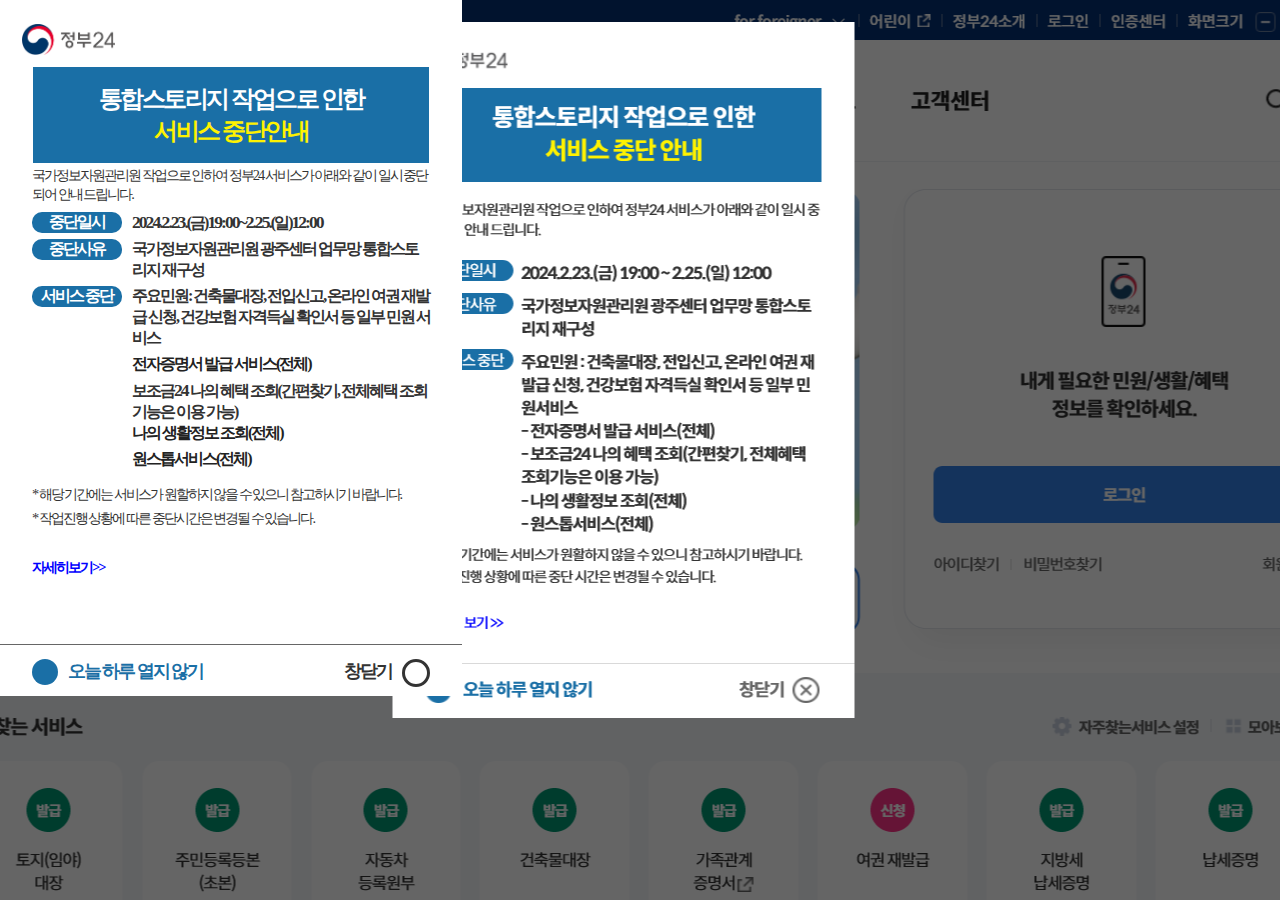
<file: Project03/WebContent/sub05/popup.html>
﻿<!DOCTYPE html>
<html lang="ko">
<head>
	<meta charset="UTF-8">
	<title>popup</title>
	<link rel="stylesheet" href="css/popup.css"/>
	<script src="js/popup.js"></script>
</head>
<body>
	<div id="popup">
		<img src="images/logo2.png" alt=""/>
		<div class="title">
			<h2>통합스토리지 작업으로 인한 </h2>
			<h2 class="yellow">서비스 중단안내</h2>
		</div>
		<div class="contxt">
			<p>국가정보자원관리원 작업으로 인하여 정부24 서비스가 아래와 같이 일시 중단되어 안내 드립니다.</p>
			<ul class="cf">
				<li class="line1 fl cl"><span><span class="num">2024.2.23.</span>(금)<span class="num">19:00~2.25.</span>(일)<span class="num">12:00</span></span></li>
				<li class="line2 fl cl"><span>국가정보자원관리원 광주센터 업무망 통합스토리지 재구성</span></li>
				<li class="line3 fl cl">
					<span>주요민원: 건축물대장, 전입신고, 온라인 여권 재발급 신청, 건강보험 자격득실 확인서 등 일부 민원 서비스
							<ul>
								<li>전자증명서 발급 서비스(전체)</li>
								<li><span>보조금<span class="num">24</span> 나의 혜택 조회(간편찾기, 전체혜택 조회기능은 이용 가능)</span></li>
								<li>나의 생활정보 조회(전체)</li>
								<li>원스톱서비스(전체)</li>
							</ul>
					</span>
				</li>
			</ul>
			<p class="notice first">* 해당 기간에는 서비스가 원할하지 않을 수 있으니 참고하시기 바랍니다.</p>
			<p class="notice">* 작업진행 상황에 따른 중단시간은 변경될 수 있습니다.</p>
			<p class="last"><a href="#">자세히보기>></a></p>
		</div>
		<div class="pop_footer">
			<form action="#">
					<input type="checkbox" class="fl" id="off_today"/>
					<label class="fl" for="#off_today">오늘 하루 열지 않기</label>
				</form>
			<div class="close fr" onclick="close_on()">창닫기</div>
		</div>
	</div>
</body>
</html>
</file>
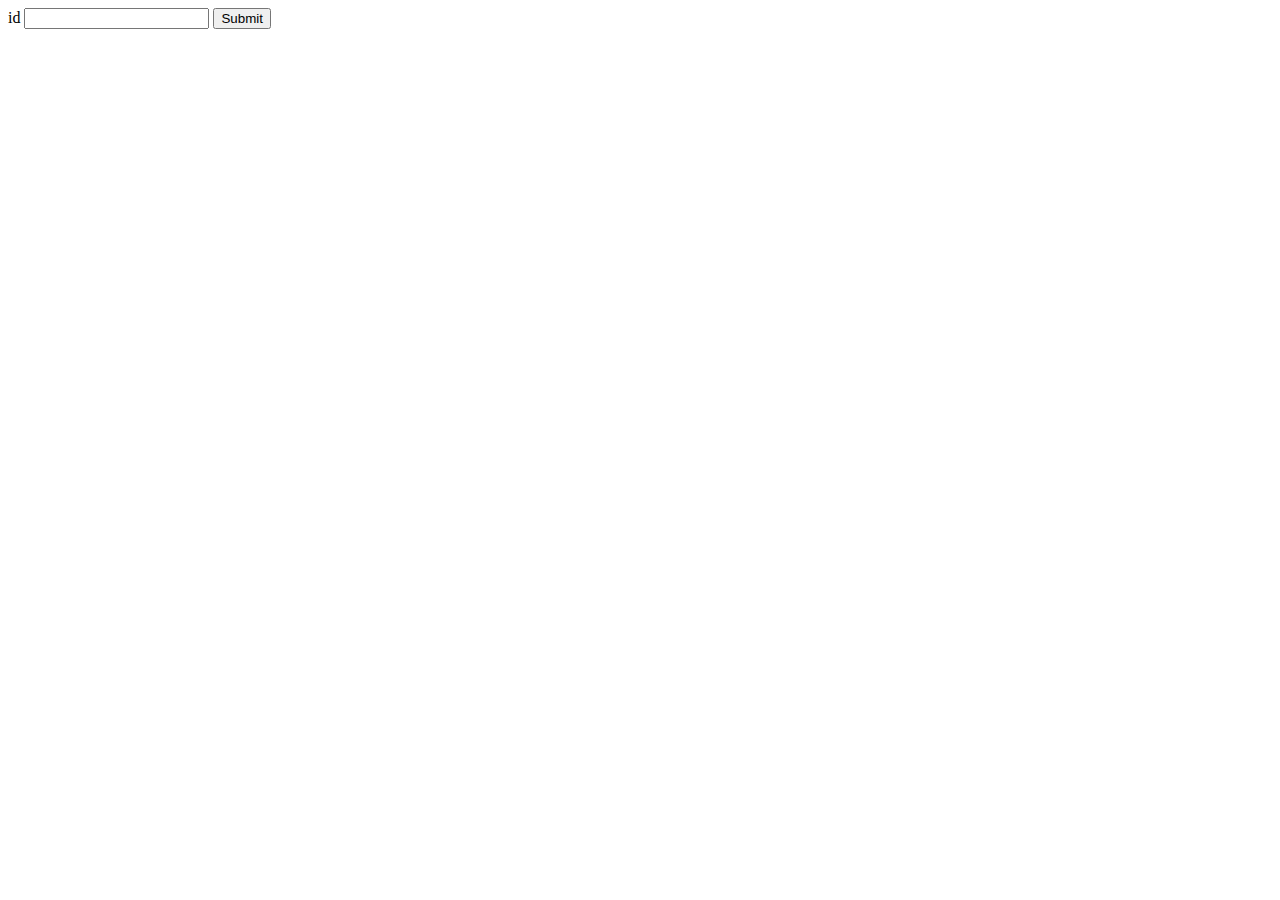
<file: WebLab/WebContent/ch10/login.html>
<!DOCTYPE html>
<html>
<head>
<meta charset="UTF-8">
<title>Insert title here</title>
</head>
<body>
<form action="./onePage.jsp" method="post">
	id <input type="text" name="id"/>
	<input type="submit"/>
</form>
</body>
</html>
</file>
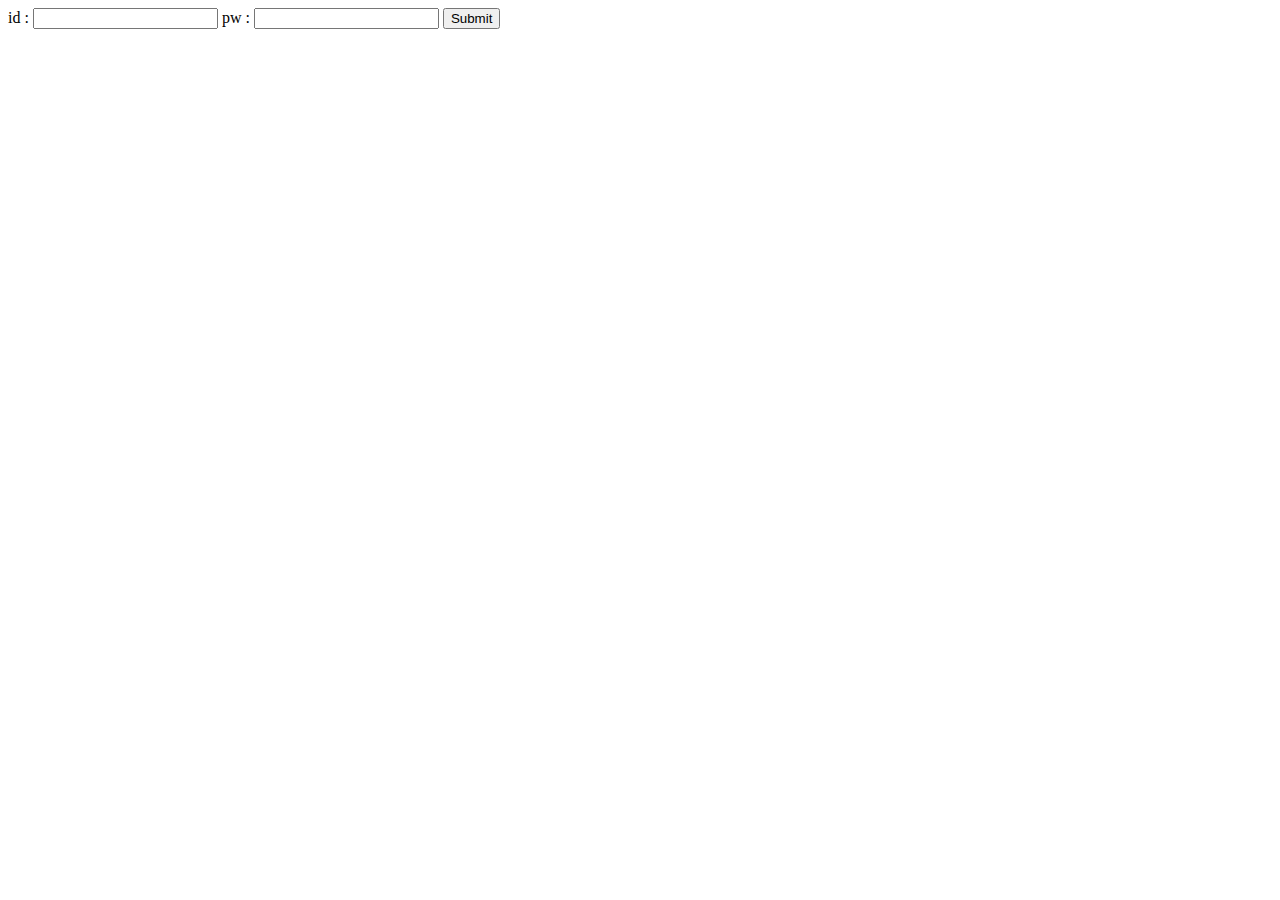
<file: WebLab/WebContent/ch11/login.html>
<!DOCTYPE html>
<html>
<head>
<meta charset="UTF-8">
<title>Insert title here</title>
</head>
<body>
<form action="./login.jsp" method="post">
	id : <input type="text" name="id"/>
	pw : <input type="password" name="password"/>
	<input type="submit"/>
</form>
</body>
</html>
</file>
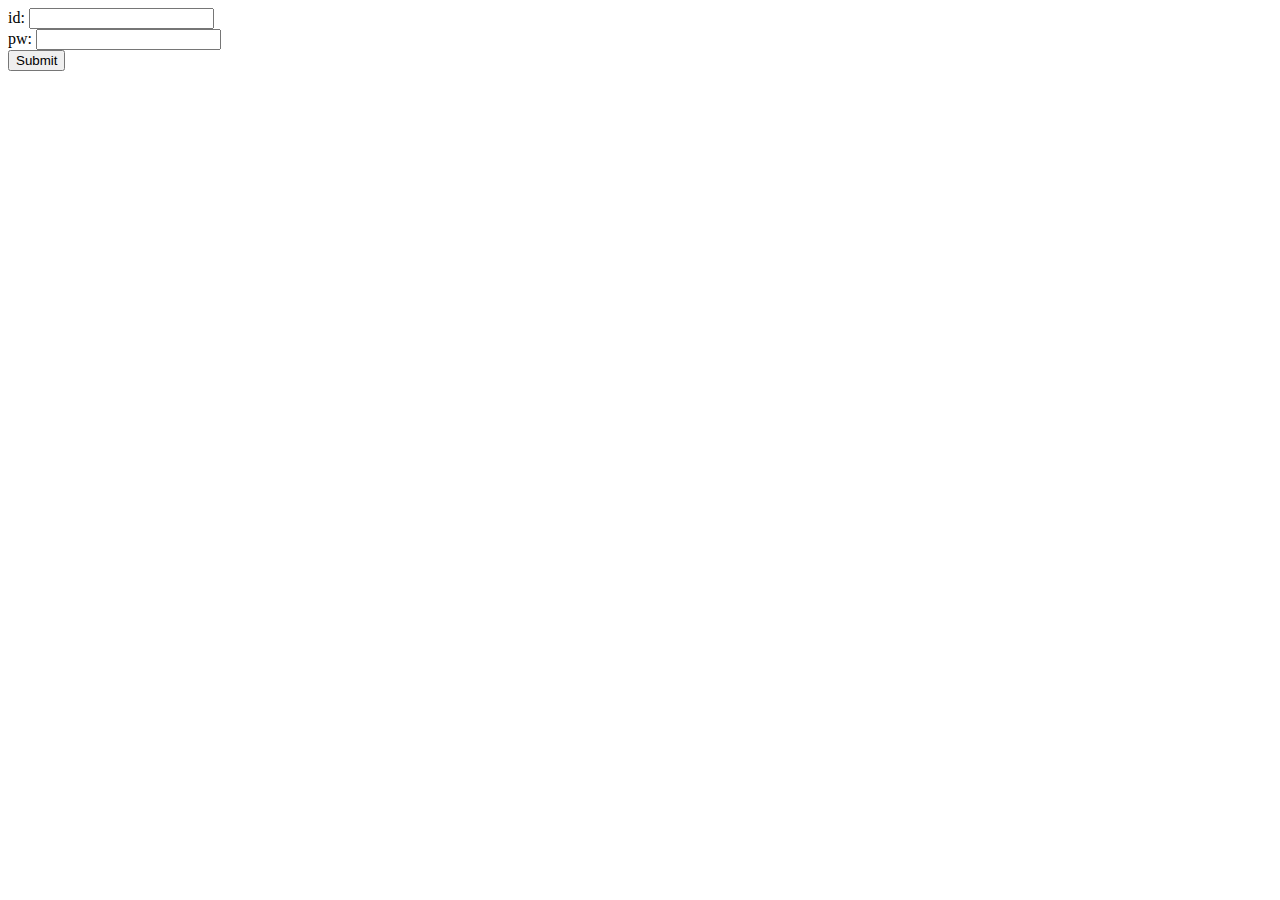
<file: WebLab/WebContent/ch16/login.html>
<!DOCTYPE html>
<html>
<head>
<meta charset="UTF-8">
<title>Insert title here</title>
</head>
<body>
	<form method="post" action="/WebLab/control.do">
		id: <input type="text" name="id" /><br/>
		pw: <input type="password" name="password"><br>
		<input type="submit">
	</form>
</body>
</html>
</file>
<file: Project03/WebContent/css/common.css>
﻿*{margin:0; padding:0; color:#333333;}
html{overflow-y:scroll;}
h1{display:none;}
img, a{display:block;}
a{text-decoration:none; color:#333333;}
a:link, a:visited, a:active{color:#333333;}
a:hover{text-decoration:underline;}
ul, li{list-style:none;}

/* header 맨윗줄 */ 
#top_nb_wrap{height:40px; background-color:#033075;} 
	#top_nb{height: 40px; line-height:40px; font-size:15px; font-weight:bold;}
	#top_nb *{color: #ffffff;}
		#top_nb_left{height: 40px; float:left; letter-spacing:-2px;}
		#top_nb_left img{height: 40px;} /* 이미지 크기:200px; */
		#top_nb_left div{margin-left: -4px;}
		#top_nb_right{float:right;}
		#top_nb_right img{display:block; width:20px; margin-left:5px;}
		#top_nb_right img.blank{margin-top:13px; margin-left:0px; width:13px;}
		#top_nb_right img.minus{margin-top:10px;}
		#top_nb_right img.plus{margin-right:0px; margin-top:10px;}
		#top_nb_right a{color:#ffffff; margin-left:8px;}
		#top_nb_right a div{margin-left:9px;}
		#top_nb_right .not_last:after{content:''; display:inline-block; width:1px; height:13px; background-color:#ffffff; margin-left:7px; margin-top:0px;}

/* header 두번째줄 */
#gnb_wrap{position:relative; border:1px solid #e8e8e8;}
	#gnb{height:121px;}
		#gnd_left{position:absolute; left:0; top:0; z-index:1;}
		#gnb_center{margin-left:261px;}
		#gnb_left img{width:158px; margin-top:33px;}
		#gnb_center .one_depth li{float:left;}
		#gnb_center .one_depth li>a{margin-right:50px;}
		#gnb_center .one_depth li a:hover{text-decoration:none;}
		#gnb_center .one_depth li.last>a{margin-right:0;}
		#gnb_center .one_depth li>a{line-height:122px; font-size:0.9em; color:#000000;}
		.two_depth_wrap{position:absolute;width:100%; left:0; top: 122px; display:none; z-index:1000; background:#ffffff;}
		
		#gnb_center .one_depth li:hover h2{color:#006ae2; border-bottom:5px solid #006ae2; margin-top:5px; line-height:112px;}
		#gnb_center .one_depth li:hover .two_depth_wrap{display:block;}
			.two_depth dt {text-align:center; margin: 39px 0 138px 0px; width:320px;}
			.two_depth dt img{padding:10px 80px; margin:0px auto;}
			.two_depth dt .caption{margin-top:5px; font-size:1.6em; font-weight:bold;}
				.caption_subtext{margin-top:20px; letter-spacing:-1px;}
			.two_depth dd {text-align:justify; font-size:1.2em; padding:25px 0px; height: 115px; margin-left:60px; font-weight:bold; width:292px; margin-bottom:30px;}
			.two_depth .first {margin-left:60px;}
			.two_depth .text_sm {margin-top: 60px; font-size:0.7em; font-weight:normal; }
					/* .two_depth .first{margin-left:90px; } */
			.two_depth dd>a{float:left; width:290px; padding:10px 10px; border-bottom: 1px solid #999999;}
			.two_depth dd>a span{margin-left:-10px;}
		#gnb_right{height:122px; float: right; position:relative; right:0; top:0;}
		#gnb_right img{float: right; width: 27px; position:absolute; top:50%; margin-top: -14px;}
		#gnb_right img.menu{left:-30px;}
		#gnb_right img.search{left:-80px;}
				

/* footer 시작 */	
	#footer_wrap{background-color:#f5f7fa;}
	
/* 개인정보 처리방침 */
		#footer_cont1 #contents_list{height: 63px;border-bottom:1px solid #e8e8e8;}
		#footer_cont1 #contents_list .text{font-weight: bold; line-height: 64px;  letter-spacing:-2px; margin-left: 32px;}
		#footer_cont1 #contents_list .blue{margin-left:0px;}
		#footer_cont1 #contents_list .img{margin-top:13px; margin-right:10px; float:right; width:40px; height:40px; background:url(../images/logo_sns.png)no-repeat; background-size:200px; background-color: #cccccc; border-radius:20px;}
		#footer_cont1 #contents_list .img1{background-position: -160px 0px; margin-right:0px;}
		#footer_cont1 #contents_list .img2{background-position: -120px 0px;}
		#footer_cont1 #contents_list .img3{background-position: -80px 0px;}
		#footer_cont1 #contents_list .img4{background-position: -40px 0px;}
		#footer_cont1 #contents_list .img5{background-position: 0px 0px;}
				

/* 로고 */
		#footer_cont2{height: 357px;}
			#footer_col1 .footer_row{margin-left:112px; letter-spacing:-2.5px;}
			#footer_col1 p{font-weight:bold; font-size:18px;margin-top:4px;line-height:26px; }
			#footer_col1 p.first{margin-top:23px;}
			#footer_col1 .row1{background: url(../images/logo.png)no-repeat; width:129px; height:43px; margin-top:15px;}
			#footer_col1 .row2 h3{margin-top:23px;}
			#footer_col1 .red{color:#ff0000; }
			#footer_col1 .num{font-size:21px; letter-spacing:-2px; }
			#footer_col1 .normal{font-weight:normal;}
			#footer_col1 .row3 .list{line-height:28px;}
			#footer_col1 .list1:before{content:'[1번]'; font-weight:bold;}
			#footer_col1 .list2:before{content:'[2번]'; font-weight:bold;}
			#footer_col1 .list3:before{content:'[3번]'; font-weight:bold;}
			#footer_col1 .list4:before{content:'[4번]'; font-weight:bold;}
			#footer_col1 .row4 {margin-left:149px;}
			#footer_col1 .row4 a{margin-top:23px; font-weight:bold; font-size:18px; letter-spacing:-2.5px;}
			#footer_col1 .row4 a.first{margin-top:24px; font-weight:bold; font-size:18px; letter-spacing:-2.5px;}
			
			#footer_col2{float:right; height:60px; line-height:60px;}
			#footer_col2 .img{float:right;width:80px; height:60px; background:url(../images/logo_wa.png)no-repeat; background-size:80px;}		
		
/* 툴팁 */		
.balloon{background:linear-gradient(#ffffff, #ededed); border-radius:10px; color: #333; padding: 5px; position: absolute; display: none; font-size:0.8em; font-weight:bold; z-index:999999; box-shadow:5px 5px 5px 0px rgba(9,9,9,0.3);}
.balloon>img{margin-right:5px;}
/* 로그인 타임아웃 */
.until_logout{padding: 5px; position: absolute; display: none; font-size:0.8em; font-weight:bold; z-index:999999;}
		
/* 배너버튼 */	
.banner_button{width:124px; height:33px; float:left; border-radius: 16px; background:rgba(0,0,0,0.5); line-height:30px;}
.banner_button span{color:#ffffff;}
.banner_button div{margin-left: 15px; color:#ffffff; font-size:1em; float:left;}
.banner_button img{width:8px; margin-top: 10px; float:left; padding:0 6px;}
.banner_button img.prev{margin-left:13px;}
.banner_button .stop{width:7px;}
.hidden{display:none;}	
		
.plus{float:right;font-size:23px; margin-right:31px; margin-top:23px;}
a.blue, a.blue:visited, a.blue:active{color:#3382ec;}
.underline, .underline:visited, .underline:active{text-decoration:underline;}	
.title{float:left; height:50px;	margin-left: 27px; margin-top:28px; margin-bottom:22px; font-weight:bold; font-size:1.2em; letter-spacing:-2px;}			
.fl{float:left;}
.fr{float:right;}
.cl{clear:left;}
.cb{clear:both;}
.center{width:1420px; margin:0 auto;}
.cf:after{content:''; display: block; clear: both;}
.division_area_left{width: 932px;}
.division_area_right{width: 442px; float:right; margin-right:2px;}
</file>
<file: Project03/WebContent/css/style.css>
﻿/* 페이지 시작 */
#wrap{height: 2583px;}
				
/* section 시작 */
	#section{}
		#section_top{height: 447px; margin-top: 29px;}
/* 연말정산용... */
		#section_top #section_top_left{height:447px;}
			#banner{height:343px; background: url(../images/MB_20240116_01.jpg)no-repeat; background-size : contain;}
			#banner .banner_button{margin-top:276px; margin-left:51px;}/* 버튼위치 */
			
/* 자주찾는 검색 */
			#search_option{height:72px; width:328px; margin-top: 33px;}
			#search_option .title{margin: 0; height:72px; line-height:72px; color:#000000; font-weight:bold; font-size:1.1em; letter-spacing:-2.5px;}
			#search_option .select_wrap{width:166px; margin-left: 35px; margin-top:22px; color:#000000; font-weight:bold; font-size:1em; letter-spacing:-2.5px; position:relative;}
			#search_option .select_wrap .select{border-bottom:solid 3px #000000;}
			#search_option .select_wrap span{display:inline-block; width:10px; color:#3382e9;}
			#search_option .select {margin-bottom:40px; width:inherit;}
			#search_option .select_left {width:150px; height:30px; overflow:hidden; position:relative;}
			#search_option .select a{display:block;padding:5px; padding-left:0px; position:absolute; top:0%; left:100%;}
			#search_option .select a.first{left:0%;}
			#search_option .select_wrap a:active span{color:#3382e9;}
			#search_option .select_wrap a:visited span{color:#3382e9;}
			#search_option .select img{float:right; margin-top:7px; margin-right:1px;}
			#search_option .select_wrap .select_menu{width:166px;display:none; border:1px solid #999999; border-radius: 10px; background-color:#ffffff; position:absolute; left: 0px; top:40px;}
			#search_option .select_menu ul{margin:20px 10px;}
			#search_option .select_menu ul li{padding-bottom:10px;}
			#search_option .select_menu ul .last{padding-bottom:0px;}
			/* #search_option .select_wrap:hover .select_menu{display:block; } */
				
			#search_box{height:68px; border:2px solid #3382e9; border-radius:15px; width: 600px; margin-top: 33px;}
			#search_box #search_text{width: 520px; line-height:68px; font-size:1.1em; margin-left:24px; background:rgba(255,255,255,0); border:0px; letter-spacing:-1.5px;}
			#search_box #search_text:focus{outline:none;}
			#search_box .button{width: 28px; height: 28px;background:url(../images/ico_main_search.png) no-repeat;background-size : contain; margin:20px; margin-left:4px;}

/* 로그인 박스 들어가는 부분 */
		#section_top #section_top_right{height:441px; border-radius:30px; border: 1px solid #e6e6e6; position:relative;}
		#section_top #section_top_right .login_yet{position:absolute; left:0; top:0;}
		#section_top #section_top_right .login_done{position:absolute; left:0; top:0; display:none;}
		#section_top #section_top_right .login_done span{display: block; font-weight: bold;}
		#section_top #section_top_right .login_done>span{font-size:1.5em;  margin-left:50px; margin-top:15px;}
		#section_top #section_top_right .login_done span.first{margin-top:80px;}
		#section_top #section_top_right .login_done span.num{margin-left:0;}
		#section_top #section_top_right .login_done span.num_img{width:80px; height:40px;background:url(../images/calendar_blank.png)repeat-x; background-size:40px; margin-top:15px;}
		#section_top #section_top_right span.num_img span.tenth{margin-left:14px;}
		#section_top #section_top_right span.num_img span{margin-left:28px; margin-top:13px; float:left; font-size:0.9em; line-height:20px;}
		#section_top #section_top_right .login_button {margin-top:44px; margin-left:30px; padding: 18px 168px; background-color:#0000ff; color:#ffffff; border-radius:10px;}
		#section_top #section_top_right .logout_button {margin-top:35px; margin-left:30px; padding: 18px 160px; background-color:#0000ff; color:#ffffff; border-radius:10px;}
		#section_top #section_top_right .login_help {margin-top:22px; margin-left:4px; padding: 10px; color:#000000; font-weight:bold; font-size:0.95em; letter-spacing:-2px;}
		#section_top #section_top_right .login_help.extend {margin-right:20px;}
		#section_top #section_top_right .login_help.first {margin-left:20px;}
		#section_top #section_top_right .login_help.last {float:right;  margin-left:0px; margin-right:10px; padding: 8px 20px;  color:#000000;}
		#login_form {margin:100px 30px 0px 30px;}
		#login_form label.labelStyle{width: 80px; display: block; float: left; font-size:1.1em; font-weight: bold; letter-spacing: -1px;}
		#user_ID, #user_PWD{width: 250px; height:35px; border: 1px solid #999999;margin-left:20px; margin-bottom: 5px; padding: 0 20px;  padding-left:10px; font-size:0.95em;}
			
			
		#section_middle{}
		#section_middle #contents_col1_wrap{background-color:#f5f7fa;}
/* 자주찾는 서비스 */
		#section_middle #contents_col1{height: 336px; margin-top: 42px;}
			#contents_col1 h2.title{margin-left:23px; margin-top:39px;}
			#contents_col1 .subtitle{float:right; margin-top:38px; color:#000000; font-weight:bold; font-size:1em; letter-spacing:-3px; padding:0 5px;}
			#contents_col1 .subtitle img{margin-top:3px;}
			#contents_col1 .more{margin-right:40px;}
			#contents_col1 .favorite{margin-right:3px;}
			#contents_col1 .subtitle > div{margin-left:5px;}
			#contents_col1 .favorite:after{content:''; display:inline-block; width:1px; height:15px; background-color:#000000; margin-left:13px; margin-top:5px;}
			#contents_col1 .swiper_slide{width:146px; height:152px; margin-left:20px; margin-top:-24px;  text-align:center; border-radius:10px; border:2px solid #ffffff; font-weight: bold; background-color:#ffffff; }
			#contents_col1 .swiper_slide:hover{width:146px; height:152px; border:2px solid #009973; text-decoration:none;}
			#contents_col1 .swiper_slide:hover span{text-decoration:underline;}
			#contents_col1 .swiper_slide.red:hover{border:2px solid #ff3388;}
			#contents_col1 .swiper_slide.first{margin-left:38px;}
			#contents_col1 .swiper_slide div{width:45px; height:45px; text-align:center; line-height:45px; font-size:0.9em; border-radius:45px; background-color: #009973; color: #ffffff; margin:0 auto; margin-top:27px;}
			#contents_col1 .swiper_slide.red div{ background-color: #ff3388;}
			
			#contents_col1 .swiper_slide span{display:block; margin-top:17px;}
		#section_middle #contents_col2{height: 244px; margin-top: 45px;/*  background: rgba(255,255,0,0.3); */}
/* 원스톱 서비스 */
			#contents_col2_left{height: 244px; border:1px solid #333333; border-radius:10px;}
			#contents_col2 .subtitle{float:right; margin-top:33px; color:#000000; font-weight:bold; font-size:0.95em; letter-spacing:-2px;}
			#contents_col2 .subtitle1{margin-right:22px; padding:0 5px 0 0;}
			#contents_col2 .subtitle2{padding-right:3px; padding:0 0 0 5px;}
			#contents_col2 .subtitle > div{margin-right:5px;}
			#contents_col2 .subtitle1 > div{margin-right:5px; margin-left:10px;}
			#contents_col2 .subtitle > img{width:13px; margin-top:5px;}
			#contents_col2 .subtitle2 > img{margin-right:10px;}
			#contents_col2 .subtitle2:after{content:''; display:block; float:right; width:1px; height:15px; background-color:#000000; padding:0; margin-top:4px;} 
			#contents_col2 ul .button_prev a{background:url(../images/ico_swiper_prev2.png)no-repeat; width:12px; height: 22px; margin-top:10px; margin-left:39px;}
			#contents_col2 ul .button_next a{background:url(../images/ico_swiper_next2.png)no-repeat; width:12px; height: 22px; margin-top:10px; margin-left:27px;}
			#contents_col2 ul .swiper_slide{margin-left:36px;}
			#contents_col2 ul .swiper_slide1{margin-left:25px;}
			#contents_col2 ul .swiper_slide .img{width:80px; height:80px; margin-top:-24px;   font-weight: bold; border-radius:30px;}
			#contents_col2 ul .swiper_slide .img + div{margin:13px auto 0 auto; font-size:0.95em; text-align:center; font-weight: bold; float:left; clear:left; width:80px;}
			#contents_col2 ul .swiper_slide1 .img{background:url(../images/ico_landing01.png)no-repeat center center; background-size: 45px; background-color:#f5f7fa;}
			#contents_col2 ul .swiper_slide2 .img{background:url(../images/ico_landing02.png)no-repeat center center; background-size: 35px; background-color:#f5f7fa;}
			#contents_col2 ul .swiper_slide3 .img{background:url(../images/ico_landing03.png)no-repeat center center; background-size: 35px; background-color:#f5f7fa;}
			#contents_col2 ul .swiper_slide4 .img{background:url(../images/ico_landing04.png)no-repeat center center; background-size: 45px; background-color:#f5f7fa;}
			#contents_col2 ul .swiper_slide5 .img{background:url(../images/ico_landing05.png)no-repeat center center; background-size: 45px; background-color:#f5f7fa;}
			#contents_col2 ul .swiper_slide6 .img{background:url(../images/ico_landing06.png)no-repeat center center; background-size: 35px; background-color:#f5f7fa;}
			#contents_col2 ul .swiper_slide7 .img{background:url(../images/ico_landing07.png)no-repeat center center; background-size: 35px; background-color:#f5f7fa;}
			#contents_col2 ul .swiper_slide8 .img{background:url(../images/ico_landing08.png)no-repeat center center; background-size: 35px; background-color:#f5f7fa;}
			#contents_col2 ul .swiper_slide9 .img{background:url(../images/ico_landing09.png)no-repeat center center; background-size: 35px; background-color:#f5f7fa;}
			#contents_col2 ul .swiper_slide10 .img{background:url(../images/ico_landing10.png)no-repeat center center; background-size: 35px; background-color:#f5f7fa;}
			#contents_col2 ul .swiper_slide11 .img{background:url(../images/ico_landing11.png)no-repeat center center; background-size: 35px; background-color:#f5f7fa;}
						
						
				
/* 공지사항 */
			#contents_col2_right{height: 244px; border:1px solid #333333; border-radius:10px;}
			#contents_col2_right h2.title{margin-bottom:2px;}
			#contents_col2_right ul {float:left; margin-left:29px; width:387px;}
			#contents_col2_right ul li{height: 28px; line-height: 28px; font-size: 0.95em; font-weight: bold; letter-spacing:-1px;}
			#contents_col2_right ul>li .img{width:20px; height:21px;background:url(../images/ico_notice.png)no-repeat; float:left; margin-top:5px; margin-right:5px;}
			#contents_col2_right .ellipsis{float:left; width:296px; white-space: nowrap; text-overflow: ellipsis; overflow: hidden;}
			#contents_col2_right span{float:right;}
				
				

		#section_middle #contents_col3{height: 244px; margin-top: 44px;}
/* 보조금24 */
			#contents_col3_left{height: 244px; border:1px solid #333333; border-radius:10px;}
			#contents_col3_left .plus{margin-right:33px;}
			#contents_col3 ul .swiper_slide{margin-left:74px; width:150px; position:relative;}
			#contents_col3 ul .swiper_slide1{margin-left:57px;}
			#contents_col3 ul .swiper_slide:hover .img + div{text-decoration:underline;}
			#contents_col3 ul .swiper_slide .img_ec{width:150px; height:100px; margin-top:-42px; font-weight: bold; position:absolute; right:0; top: 0; background:url(../images/Exclamation_img.png)no-repeat center center; background-size: 70px;}
			#contents_col3 ul .swiper_slide .img{width:150px; height:100px; margin-top:-42px;   font-weight: bold;}
			#contents_col3 ul .swiper_slide .img + div{margin:2px auto 0 auto; font-size:0.95em; text-align:center; font-weight: bold;}
			#contents_col3 ul .swiper_slide1 .img{background:url(../images/ico_64_m6.png)no-repeat center center; background-size: 70px;}
			#contents_col3 ul .swiper_slide2 .img{background:url(../images/ico_64_m2.png)no-repeat center center; background-size: 70px;}
			#contents_col3 ul .swiper_slide3 .img{background:url(../images/ico_64_m3.png)no-repeat center center; background-size: 70px;}
			#contents_col3 ul .swiper_slide4 .img{background:url(../images/ico_64_m4.png)no-repeat center center; background-size: 70px;}
				
/* 날씨 */				
			#contents_col3_right{width: 394px; height: 196px; padding:24px;  border:1px solid #333333; border-radius:10px;}
			#contents_col3_right h2{margin-bottom:20px;}
			#contents_col3_right .icon_wrap{width:30%; font-size:1.2em;  text-align:center;}
			#contents_col3_right .gb_temp{width:100%;}
			#contents_col3_right .gb_icon{margin-left:50%; transform: translate(-50%, 0);}
			#contents_col3_right .weather_detail{width:70%; margin-top:15px;}
			#contents_col3_right .weather_detail>div{width:40%; float:left; margin-left:10%;}
			#contents_col3_right .weather_detail span{display:block; float:right;}
			#contents_col3_right .gb_date{float:right; margin-top:20px;}
/* 국고보조금 부정수급 신고 */
		#section_middle #contents_col4{height: 355px; margin-top: 44px;}
			#contents_col4_left{height: 355px;}
			#contents_col4_left>a>div{font-size:1.2em; font-weight:bold; letter-spacing:-2px;  text-align:left;}
			#contents_col4_left>a>div .text_box{margin-left:226px; margin-top:53px;}
			#contents_col4_left .box_left_top{width: 443px; height: 155px; background:url(../images/main_icon_img_pc2.png) left 25% center no-repeat;  background-size: 110px; border:1px solid #333333; border-radius:10px;}
			#contents_col4_left .box_left_bottom{width: 443px; height: 155px; margin-top: 41px; background:url(../images/main_icon_img_pc1.png) left 25% center no-repeat;  background-size: 110px; border:1px solid #333333; border-radius:10px;}
					
/* 정책뉴스... */
			#contents_col4_left .box_right{width:443px; height:353px; float: right; border:1px solid #333333; border-radius:10px;}
				.box_right .title {height:55px; margin-top:15px; margin-left: 20px; border-bottom:1px solid #000000;}
				.box_right .title >li{padding:15px 7px; font-size: 0.9em;}
				.box_right .title >li>a{color:#cccccc;}
				.box_right .title >li>a.on{color:#333333;}
				.box_right .title >li:has(.on){border-bottom:2px solid #000000;}
				.box_right ul.title {float:left; width:387px;}
				.box_right .plus{margin-top:-4px; margin-right:0px;}
				.box_right .content li{margin-left:27px; font-size: 1em; font-weight: bold; letter-spacing:-2px; margin-top:18px;}
				.box_right .content li a{float:left; width:380px; white-space: nowrap; text-overflow: ellipsis; overflow: hidden;}
				.box_right .content li.first{margin-top:1px;}
				.box_right .content li .text{margin-top:4px; letter-spacing:-1.5px;}
				
				
/* 나와 내 가족의... */
			#contents_col4_right{height: 355px;  border-radius:20px; position:relative; overflow:hidden;}
			#contents_col4_right .banner{width:442px; height: inherit; position:absolute;}
			#contents_col4_right .banner1{background: url(../images/SB_202301211_01_2.png)no-repeat; background-size:442px;}
			#contents_col4_right .banner2{background: url(../images/SB_20240123_01.jpg)no-repeat; background-size:442px; left:442px;}
			#contents_col4_right .banner3{background: url(../images/SB_20240306_01.png)no-repeat; background-size:442px; left:884px;}
			
			#contents_col4_right .banner_button{margin-top:311px; margin-left:172px; position:absolute; z-index:1;}/* 버튼위치 */
				
/* 국민 소통채널 */
		#section_bottom #contents_channel{height: 125px; margin-top: 45px;}
		#section_bottom #contents_channel .title{margin-left: 0; margin-top:48px;}
		#section_bottom #contents_channel ul{float:right;}
		#section_bottom #contents_channel .button_prev a{background:url(../images/ico_swiper_prev2.png)no-repeat; width:12px; height: 22px; margin-top:54px;}
		#section_bottom #contents_channel li{margin-left:20px;}
		#section_bottom #contents_channel li:first-child{margin-left:20px;}
		#section_bottom #contents_channel .img a{width: 225px; height: 125px;}
		#section_bottom #contents_channel .img1 a{background:url(../images/img_channel21.jpg)no-repeat center; background-size:225px;}
		#section_bottom #contents_channel .img2 a{background:url(../images/img_channel20.png)no-repeat center; background-size:225px;}
		#section_bottom #contents_channel .img3 a{background:url(../images/img-channel-test2.jpg)no-repeat center; background-size:225px;}
		#section_bottom #contents_channel .img4 a{background:url(../images/img_channel3.jpg)no-repeat center; background-size:225px;}
		#section_bottom #contents_channel .img5 a{background:url(../images/img_channel.jpg)no-repeat center; background-size:225px;}
		#section_bottom #contents_channel .button_next a{background:url(../images/ico_swiper_next2.png)no-repeat; width:12px; height: 22px; margin-top:54px;}
</file>
<file: Project03/WebContent/sub01/css/login.css>
﻿/* 페이지 시작 */
#wrap{height: 1814px; /* background:url(../images/back2.png)no-repeat top center; */}

/* section 시작 */		
	#section_top_wrap{height:44px; margin-bottom:10px; background-color:#eeeeee;}
		#section_top{height:44px;
		 text-align:right; line-height:44px; font-weight:bold; font-size: 0.9em; letter-spacing:-1.5px;}
	

/* 로그인 */
		#section_middle{margin-bottom:205px;}
			#section_title_box{height:162px;;}
				#section_title{height:59px; margin:0px auto; border-bottom:3px solid #222222;}
				#section_title h1{display:block; line-height:59px;}
				#section_title_subtext{margin:33px auto 0; font-size: 0.9em; font-weight:bold; letter-spacing:-2px;}
				#section_title_subtext .col2{margin-top:4px;}
				#section_contents_title{height:57px; position:relative;}
				#section_contents_title .title{margin:0; width:251px; height:53px; border-left:1px solid #999999; border-top:1px solid #999999;  line-height:54px;}
				#section_contents_title .title5{border-right:1px solid #999999;}
				#section_contents_title .title5.active{width: 247px; border-right:3px solid #1c5a94; border-right:3px solid #1c5a94; border-top:3px solid #1c5a94;}
				#section_contents_title .active{width: 247px; border-left:3px solid #1c5a94; border-top:3px solid #1c5a94;}
				#section_contents_title .title:not(.active){border-bottom:3px solid #1c5a94; background-color:#eeeeee;}
				#section_contents_title .active + .title{border-left:3px solid #1c5a94;}
				
/* 버튼 */
					.button{width:310px; height:88px; margin-top:106px; background: #1c5a94; margin:28px 0 0 157px; line-height:88px; color:#ffffff; font-size:1.2em; font-weight: bold; text-align:center;}
/* 탭 공통 속성 */
					.description .img{background:url(../images/ico_service_notice.png)no-repeat; width:20px; height:20px; background-size:20px; margin-top:3px;}
					.description h3{margin-left:7px;}
					.description .first{margin-top:24px;}
					.description li{font-size:14px;  font-weight:bold; margin-top:8px; float:left; clear:left;}
					.description{width:557px;}
					.description>ul>li{margin-left:0px; margin-top:15px;}
					.description>ul>li:before{content:'';float:left; display:block; width:8px; height:2px; background-color:#222222; margin-right:10px; margin-top:8px;}
					.description>ul>li>ul>li{list-style-type:disc; margin-left:28px;}
					.description>ul>li>ol>li{margin-left:18px;}
					.description>ul>li.no_list_style:before{visibility:hidden;}					
					.description>ul>li.notice:before{display:none;}					
/* 탭1 */
				#tab1{display:none;}
				#tab1_subcontent1{height:396px; }
				#tab1_subcontent1 .content_left{width:630px;}
				#tab1_subcontent1 .img{width:103px; height:120px; margin-top:106px;}
				#tab1_subcontent1 .button.last{background: #3382e9;}
					.content_left .img{background:url(../images/ico_spr_login.png)no-repeat; background-size:169px; background-position:-68px 0px; margin-left:258px;}
					.content_right .img{background:url(../images/ico_spr_login3.png)no-repeat; background-size:106px; margin-left:252px;}
				#tab1_subcontent1 .content_right .button{margin-left:149px;}
				#tab1_subcontent1 .content_right{width:630px;}
				#tab1_subcontent2{height:380px;border-radius:10px; background-color: #f0f5f9;}
				#tab1_subcontent2 .img1_description{padding-top:31px; padding-left:43px;width:557px;}
				#tab1_subcontent2 .img2_description{padding-top:31px; padding-left:76px;width:525px;}
				
/* 탭2 */
				#tab2_subcontent2{height:168px;border-radius:10px; background-color: #f0f5f9; margin-top: 50px;}
				#tab2_subcontent2 .img1_description{padding:31px 0px 31px 43px; padding-left:43px; width:1220px; }
/* 탭3 */
				#tab3_subcontent1 .login_wrap{margin-left:50%; margin-top:120px;}
				#login_form label.labelStyle{width: 80px; display: block; float: left; font-size:1.2em; font-weight: bold; letter-spacing: -1px;}
				/* 포인트 */
				#user_ID, #user_PWD{width: 340px; height:40px; border: 1px solid #999999;margin-left:20px; margin-bottom: 5px; padding: 0 20px;  padding-left:10px; font-size:0.95em;}
				#login{margin-left:-50%;}
				#btn{clear: both; margin-left: -133px; padding: 10px 0px;}
				#btn input{width:25px; height:25px;}
				#btn label{vertical-align: top;}
				#btn label span{font-size: 0.8em; font-weight:bold; display:block; float:right; margin-top:3px; margin-left:5px;}
				#tab3_subcontent1 .button{width:470px; margin-left:-50%;}
				#tab3_subcontent1 .login_last_line{width:470px; margin-top:10px; margin-left:-50%; font-size:0.9em; font-weight:bold;}
				#tab3_subcontent1 a{line-height:40px;}
				.division_left a:before{content:''; display:block; float:left; background:url(../images/ico_join.png)no-repeat; background-size:40px; width: 40px; height:40px; border-radius:30px; border:1px solid #3382e9; margin-right:10px;}
				.division_right a{margin-left:15px;}
				.division_right a.first:after{content:''; display:inline-block; width:1px; height:13px; background-color:#cccccc; margin-left:15px; margin-top:0px;}
				
				#tab3_subcontent2{height:195px;border-radius:10px; background-color: #f0f5f9; margin-top: 50px;}
				#tab3_subcontent2 .img1_description{padding:31px 0px 31px 43px; padding-left:43px; width:1220px; }
				.img1_description ul li{margin-top:15px;}
/* 탭4 */				
				#tab4_subcontent1 .login_wrap{margin-left:50%; margin-top:120px;}
				#tab4_subcontent1 img{margin-left:-50px;}
				#tab4_subcontent1 .button{width:470px; margin-left:-50%;}
				#tab4_subcontent1 .login_last_line{width:470px; margin-top:10px; margin-left:-50%; font-size:0.9em; font-weight:bold;}
				#tab4_subcontent1 a{line-height:40px;}
				#tab4_subcontent2{height:168px;border-radius:10px; background-color: #f0f5f9; margin-top:50px;}
				#tab4_subcontent2 .img1_description{padding-top:31px; padding-left:43px;width:557px;}
				#tab4_subcontent2 .img2_description{padding-top:31px; padding-left:76px;width:525px;}
				
/* 탭5 */
				#tab5_subcontent1 .login_wrap{margin-left:50%; margin-top:120px;}
				#tab5_subcontent1 img{margin-left:-50px;}
				#tab5_subcontent1 .button{width:470px; margin-left:-50%;}
				#tab5_subcontent1 .login_last_line{width:470px; margin-top:10px; margin-left:-50%; font-size:0.9em; font-weight:bold;}
				#tab5_subcontent1 a{line-height:40px;}
				#tab5_subcontent2{height:225px;border-radius:10px; background-color: #f0f5f9; margin-top: 50px;}
				#tab5_subcontent2 .img1_description{padding:31px 0px 31px 43px; padding-left:43px; width:1220px; }
				
				
.red{color:#e4173d;}				
.guide{color:#cccccc;}
.title{float:left; margin:0; text-align:center; font-size:1.05em; font-weight:bold; letter-spacing:-2px;}			
.center{width:1420px; margin:0 auto;}
.center_login{width:1261px; margin:0 auto;}
</file>
<file: Project03/WebContent/sub02/css/board.css>
﻿*{margin:0; padding:0; color:#333333;}
html{overflow-y:scroll;}
h1{display:none;}
img, a{display:block; border:0;}
a{text-decoration:none; color:#333333;}
a:link, a:visited, a:active{color:#333333;}
a:hover{text-decoration:underline;}
ul, li{list-style:none;}
h3, p{color:#333333; letter-spacing:-1.5px;}

/* 페이지 시작 */
#wrap{height: 1484px;}

/* header 맨윗줄 */ 
#top_nb_wrap{height:40px; background-color:#033075;} 
	#top_nb{height: 40px; line-height:40px; font-size:15px; font-weight:bold;}
	#top_nb *{color: #ffffff;}
		#top_nb_left{height: 40px; float:left; letter-spacing:-2px;}
		#top_nb_left img{height: 40px;} /* 이미지 크기:200px; */
		#top_nb_left div{margin-left: -4px;}
		#top_nb_right{float:right;}
		#top_nb_right img{display:block; width:20px; margin-left:5px;}
		#top_nb_right img.blank{margin-top:15px; width:13px;}
		#top_nb_right img.minus{margin-top:13px;}
		#top_nb_right img.plus{margin-right:0px; margin-top:13px;}
		#top_nb_right a{color:#ffffff; margin-left:8px;}
		#top_nb_right a div{margin-left:9px;}
		#top_nb_right .not_last:after{content:''; display:inline-block; width:1px; height:13px; background-color:#ffffff; margin-left:7px; margin-top:0px;}

/* header 두번째줄 */
#gnb_wrap{position:relative; border:1px solid #e8e8e8;}
	#gnb{height:121px;}
		#gnd_left{position:absolute; left:0; top:0; z-index:1;}
		#gnb_center{margin-left:261px;}
		#gnb_left img{width:158px; margin-top:33px;}
		#gnb_center .one_depth li{float:left;}
		#gnb_center .one_depth li>a{margin-right:50px;}
		#gnb_center .one_depth li a:hover{text-decoration:none;}
		#gnb_center .one_depth li.last>a{margin-right:0;}
		#gnb_center .one_depth li>a{line-height:122px; font-size:0.9em; color:#000000;}
		.two_depth_wrap{position:absolute;width:100%; left:0; top: 122px; display:none; z-index:1000; background:#ffffff;}
		
		#gnb_center .one_depth li:hover h2{color:#006ae2; border-bottom:5px solid #006ae2; margin-top:5px; line-height:112px;}
		#gnb_center .one_depth li:hover .two_depth_wrap{display:block;}
			.two_depth dt {text-align:center; margin: 39px 0 138px 0px; width:320px;}
			.two_depth dt img{padding:10px 80px; margin:0px auto;}
			.two_depth dt .caption{margin-top:5px; font-size:1.6em; font-weight:bold;}
				.caption_subtext{margin-top:20px; letter-spacing:-1px;}
			.two_depth dd {text-align:justify; font-size:1.2em; padding:25px 0px; height: 115px; margin-left:60px; font-weight:bold; width:292px; margin-bottom:30px;}
			.two_depth .first {margin-left:60px;}
			.two_depth .text_sm {margin-top: 60px; font-size:0.7em; font-weight:normal; }
					/* .two_depth .first{margin-left:90px; } */
			.two_depth dd>a{float:left; width:290px; padding:10px 10px; border-bottom: 1px solid #999999;}
			.two_depth dd>a span{margin-left:-10px;}
		#gnb_right{height:122px; float: right; position:relative; right:0; top:0;}
		#gnb_right img{float: right; width: 27px; position:absolute; top:50%; margin-top: -14px;}
		#gnb_right img.menu{left:-30px;}
		#gnb_right img.search{left:-80px;}

/* section 시작 */		
	#section_top_wrap{height:44px;; margin-bottom:10px;}
		#section_top{height:44px;;
		 text-align:right; line-height:44px; font-weight:bold; font-size: 0.9em; letter-spacing:-1.5px;}

		#section_middle{margin-bottom:131px;}
/* 우측메뉴 */
			#aside{margin-left: 78px; width: 256px;}
				#aside_title{height:57px; border-bottom:2px solid #333333;}
				#aside_title h2{height:59px; line-height:59px;}
				#aside_contents{height:522px;}
				#aside_contents h3{height:50px; line-height:50px; border-bottom:1px solid #333333;}
				#aside_contents ul{border-bottom:1px solid #333333; background-color: #f5f5f5;}
				#aside_contents ul li{height:36px; width:217px; line-height:36px; margin:0 auto;border-bottom:1px solid #333333; letter-spacing:-2.5px; font-size:0.95em;}
				#aside_contents ul li:last-child{border-bottom:0;}

/* 게시판 */				
			#board{margin-left: 32px; width: 975px;}
				#board_title{height:56px; border-bottom:3px solid #333333;}
				#board_title h2{height:59px; line-height:59px;}
				#board_title .icon{float:right; margin-right:8px; margin-top:14px;}
				#board_title .icon a{margin-right:2px;}
				#board_title .icon>a>div{height:32px; width:32px; background:url(../images/ico_page_util.png)no-repeat; background-size:60px;}
				#board_title .icon>a>.img1{background-position: 0px 0px;}
				#board_title .icon>a>.img2{background-position: 0px -59px;height:31px; width:31px; border-radius:4px; border:1px solid #666666;}
				#board_title .icon>a>.img3{background-position: 0px -478px;}
				#board_title .icon>a>.img4{background-position: 2px -239px; height:31px; width:31px; border-radius:4px; border:1px solid #666666; background-color:#fff;}
				
/* 검색 */
				#board_searchbar{margin-top: 25px;height:81px;background-color: #f5f5f5;}
				#board_searchbar ul{margin-top: 22px; margin-left:164px;}
				#board_searchbar ul li{float: left; height: 30px;}
				#board_searchbar select{width: 242px; height: 33px; font-size:1em;font-weight:bold; border-radius:0px; border:1px solid #999999; padding:0 10px;}
				#board_searchbar input[type="text"]{height: 30px; margin-left: 15px; width: 285px; font-size:1.1em;}
				#board_searchbar input[type="button"]{height: 32px;margin-left: 15px; margin-top: 0px; padding: 3px 8px 4px 8px; width: 80px; font-size: 1em; background-color:#504e4b; color: #ffffff; border: 1px solid #3e3b38; cursor: pointer;}
				
				/* 버튼동작 */
				#board_contents dl.on{cursor:default;}
				#board_contents dl{cursor:pointer;}
				
/* 게시판 */
				#board_contents{margin-top: 25px;}
				#board_contents #board_body{margin-top:6px; border-top:2px solid #333333; border-bottom:2px solid #333333;}
				#board_contents dl:nth-child(even)>dd{background-color:#94feff;}
				#board_contents dl>dt{height:41px; line-height:41px; border-bottom:1px solid #333333;}
				#board_contents dl>dd{line-height:38px; border-bottom:1px solid #666666;}
				#board_contents dl>dt{height:38px; line-height:38px; border-bottom:1px solid #666666;}
				#board_contents dl{margin-top:10px; border-top:1px solid #666666;}
				#board_contents dl.first{margin-top:0px;}
				#board_contents dl dd, #board_contents dl dt{text-align:center; border-right:1px solid #666666; font-weight:bold; font-size:0.9em;}
				#board_contents dl .row1{width:96px; height:38px;}
				#board_contents dl .row2{width:145px; height:38px;}
				#board_contents dl .row3{width:505px; height:38px; padding:0px 10px;}
				#board_contents dl dd.row3{text-align:left;}
				#board_contents dl .row4{width:205px; border-right:0; height:38px;}
				#board_contents dl dd.board_cont{background-color:#ffffff; border:0; width:975px; padding:10px 0px;}
				#board_contents dl .inner_text{background-color:#efefef; border-radius:5px; border: 1px solid #999999; width: 913px; text-align:left; padding:0 10px; margin-left:20px;}								
				
				
/* 페이지 */
				#board_num{margin: 22px auto 0px auto; width: 347px;height:36px;}
				#board_num ul li{float:left; width:34px; height: 34px; margin-left:3px; position:relative; overflow:hidden;}
				#board_num ul li img{vertical-align: middle; width:34px;}
				#board_num ul li a{display: block; width:34px; height: 34px; font-size: 0.9em; line-height: 13px; color: #333333; font-weight: bold; text-align:center; line-height:34px; text-decoration:none; position:absolute; top:0%;}
				#board_num ul li a.active{color: #ffffff; background-color:red; top:100%;}
				/* #board_num ul li a:hover{color: #ffffff; background-color:red;} */

/* footer 시작 */	
	#footer_wrap{background-color:#f5f7fa;}

/* 개인정보 처리방침 */
		#footer_cont1 #contents_list{height: 63px;border-bottom:1px solid #e8e8e8;}
		#footer_cont1 #contents_list .text{font-weight: bold; line-height: 64px;  letter-spacing:-2px; margin-left: 32px;}
		#footer_cont1 #contents_list .blue{margin-left:0px;}
		#footer_cont1 #contents_list .img{margin-top:13px; margin-right:10px; float:right; width:40px; height:40px; background:url(../../images/logo_sns.png)no-repeat; background-size:200px; background-color: #cccccc; border-radius:20px;}
		#footer_cont1 #contents_list .img1{background-position: -160px 0px; margin-right:0px;}
		#footer_cont1 #contents_list .img2{background-position: -120px 0px;}
		#footer_cont1 #contents_list .img3{background-position: -80px 0px;}
		#footer_cont1 #contents_list .img4{background-position: -40px 0px;}
		#footer_cont1 #contents_list .img5{background-position: 0px 0px;}
				

/* 로고 */
		#footer_cont2{height: 357px;}
			#footer_col1 .footer_row{margin-left:112px; letter-spacing:-2.5px;}
			#footer_col1 p{font-weight:bold; font-size:18px;margin-top:4px;line-height:26px; }
			#footer_col1 p.first{margin-top:23px;}
			#footer_col1 .row1{background: url(../../images/logo.png)no-repeat; width:129px; height:43px; margin-top:15px;}
			#footer_col1 .row2 h3{margin-top:23px;}
			#footer_col1 .red{color:#ff0000; }
			#footer_col1 .num{font-size:21px; letter-spacing:-2px; }
			#footer_col1 .normal{font-weight:normal;}
			#footer_col1 .row3 .list{line-height:28px;}
			#footer_col1 .list1:before{content:'[1번]'; font-weight:bold;}
			#footer_col1 .list2:before{content:'[2번]'; font-weight:bold;}
			#footer_col1 .list3:before{content:'[3번]'; font-weight:bold;}
			#footer_col1 .list4:before{content:'[4번]'; font-weight:bold;}
			#footer_col1 .row4 {margin-left:149px;}
			#footer_col1 .row4 a{margin-top:23px; font-weight:bold; font-size:18px; letter-spacing:-2.5px;}
			#footer_col1 .row4 a.first{margin-top:24px; font-weight:bold; font-size:18px; letter-spacing:-2.5px;}
			
			#footer_col2{float:right; height:60px; line-height:60px;}
			#footer_col2 .img{float:right;width:80px; height:60px; background:url(../../images/logo_wa.png)no-repeat; background-size:80px;}

		
/* 툴팁 */	
.balloon{background:#eee; color: #333; padding: 5px; position: absolute; display: none; font-size:0.8em; font-weight:bold; z-index:999999;}			
		
.plus{float:right;font-size:23px; margin-right:31px; margin-top:23px;}
a.blue, a.blue:visited, a.blue:active{color:#3382ec;}
.underline, .underline:visited, .underline:active{text-decoration:underline;}		
.red{color:#dd0000;}
.title{float:left; margin:0; text-align:center; font-size:1.05em; font-weight:bold; letter-spacing:-2px;}			
.fl{float:left;}
.cl{clear:left;}
.cb{clear:both;}
.center{width:1420px; margin:0 auto;}
.center_board{width:1261px; margin:0 auto;}
.cf:after{content:''; display: block; clear: both;}
</file>
<file: Project03/WebContent/sub03/css/info.css>
﻿*{margin:0; padding:0; color:#333333;}
html{overflow-y:scroll;}
h1{display:none;}
img, a{display:block; border:0;}
a{text-decoration:none; color:#333333;}
a:link, a:visited, a:active{color:#333333;}
a:hover{text-decoration:underline;}
ul, li{list-style:none;}
h3, p{color:#333333; letter-spacing:-2px;}

/* 페이지 시작 */
#wrap{height: 2880px;}

/* header 맨윗줄 */ 
#top_nb_wrap{height:40px; background-color:#033075;} 
	#top_nb{height: 40px; line-height:40px; font-size:15px; font-weight:bold;}
	#top_nb *{color: #ffffff;}
		#top_nb_left{height: 40px; float:left; letter-spacing:-2px;}
		#top_nb_left img{height: 40px;} /* 이미지 크기:200px; */
		#top_nb_left div{margin-left: -4px;}
		#top_nb_right{float:right;}
		#top_nb_right img{display:block; width:20px; margin-left:5px;}
		#top_nb_right img.blank{margin-top:15px; width:13px;}
		#top_nb_right img.minus{margin-top:13px;}
		#top_nb_right img.plus{margin-right:0px; margin-top:13px;}
		#top_nb_right a{color:#ffffff; margin-left:8px;}
		#top_nb_right a div{margin-left:9px;}
		#top_nb_right .not_last:after{content:''; display:inline-block; width:1px; height:13px; background-color:#ffffff; margin-left:7px; margin-top:0px;}

/* header 두번째줄 */
#gnb_wrap{position:relative; border:1px solid #e8e8e8;}
	#gnb{height:121px;}
		#gnd_left{position:absolute; left:0; top:0; z-index:1;}
		#gnb_center{margin-left:261px;}
		#gnb_left img{width:158px; margin-top:33px;}
		#gnb_center .one_depth li{float:left;}
		#gnb_center .one_depth li>a{margin-right:50px;}
		#gnb_center .one_depth li a:hover{text-decoration:none;}
		#gnb_center .one_depth li.last>a{margin-right:0;}
		#gnb_center .one_depth li>a{line-height:122px; font-size:0.9em; color:#000000;}
		.two_depth_wrap{position:absolute;width:100%; left:0; top: 122px; display:none; z-index:1000; background:#ffffff;}
		
		#gnb_center .one_depth li:hover h2{color:#006ae2; border-bottom:5px solid #006ae2; margin-top:5px; line-height:112px;}
		#gnb_center .one_depth li:hover .two_depth_wrap{display:block;}
			.two_depth dt {text-align:center; margin: 39px 0 138px 0px; width:320px;}
			.two_depth dt img{padding:10px 80px; margin:0px auto;}
			.two_depth dt .caption{margin-top:5px; font-size:1.6em; font-weight:bold;}
				.caption_subtext{margin-top:20px; letter-spacing:-1px;}
			.two_depth dd {text-align:justify; font-size:1.2em; padding:25px 0px; height: 115px; margin-left:60px; font-weight:bold; width:292px; margin-bottom:30px;}
			.two_depth .first {margin-left:60px;}
			.two_depth .text_sm {margin-top: 60px; font-size:0.7em; font-weight:normal; }
					/* .two_depth .first{margin-left:90px; } */
			.two_depth dd>a{float:left; width:290px; padding:10px 10px; border-bottom: 1px solid #999999;}
			.two_depth dd>a span{margin-left:-10px;}
		#gnb_right{height:122px; float: right; position:relative; right:0; top:0;}
		#gnb_right img{float: right; width: 27px; position:absolute; top:50%; margin-top: -14px;}
		#gnb_right img.menu{left:-30px;}
		#gnb_right img.search{left:-80px;}

/* section 시작 */
	#section{margin-bottom:100px;}
		#section_top_wrap{height:44px;; margin-bottom:10px;}
		#section_top{height:44px;;
		 text-align:right; line-height:44px; font-weight:bold; font-size: 0.9em; letter-spacing:-1.5px;}
		#section_middle{width: 1265px;}
			#info_title{height:59px; margin:0 auto 12px auto; border-bottom: 2px solid #000000;}
			#info_title h2{height:59px; line-height:59px;}
			#info_title .icon{float:right; margin-right:8px; margin-top:14px;}
			#info_title .icon a{margin-right:2px;}
			#info_title .icon>a>div{height:32px; width:32px; background:url(../images/ico_page_util.png)no-repeat; background-size:60px;}
			#info_title .icon>a>.img1{background-position: 0px 0px;}
			#info_title .icon>a>.img2{background-position: 0px -59px;height:31px; width:31px; border-radius:4px; border:1px solid #666666;}
			#info_title .icon>a>.img3{background-position: 0px -478px;}
			#info_title .icon>a>.img4{background-position: 2px -239px; height:31px; width:31px; border-radius:4px; border:1px solid #666666; background-color:#fff;}
			
			/* 검색창 */
			#info_searchbox{margin-bottom: 45px; height:315px;}
			.searchbox{margin-bottom: 1px; height: 78px; background-color:#f5f5f5;}
			.searchbox>h3{margin-bottom: 1px; height: 78px; width:88px; background: 
			#959595; line-height:70px; color:#ffffff; text-align:center;}
			.info_searchbox{margin-bottom: 0px;}
			.searchbox ul{margin-top: 16px; margin-left:18px;}
			.searchbox ul .search_option{width:370px;}
			.searchbox ul .search_option.row2{margin-left:17px;}
			.searchbox ul li{float: left; height: 30px; width: 85px;}
			.searchbox select{width: 365px; height: 44px; font-size:0.9em;font-weight:bold; border-radius:0px; border:1px solid #999999; padding-left:10px;}
			.searchbox input[type="text"]{height: 41px; margin-left: 17px; width: 308px; font-size:0.9em;}
			.searchbox input[type="button"]{height: 43px;margin-left: 251px; margin-top: 0px; padding: 3px 8px 4px 8px; width: 78px; font-size: 1em; background-color:#504e4b; color: #ffffff; border: 1px solid #3e3b38; cursor: pointer;}
			.searchbox input[type="checkbox"]{margin-left: 251px; margin-top: 8px; width:28px; height:28px; font-weight:bold;}
			.searchbox .search_text{margin-left: 200px; margin-top: 12px; width:110px;}
			
			/* 전체... */
			#info_contents{margin-bottom: 47px;height:1620px;}
				#info_contents_title{position:relative;}
				#info_contents_title .title{margin:0; width:252px; height:45px; border-left:1px solid #999999; border-top:1px solid #999999;  line-height:50px;}
				#info_contents_title .title5{border-right:1px solid #999999;}
				#info_contents_title .title5.active{width: 247px; border-left:3px solid #1c5a94; border-right:3px solid #1c5a94; border-top:3px solid #1c5a94;}
				#info_contents_title .active{width: 247px; border-left:3px solid #1c5a94; border-top:3px solid #1c5a94;}
				#info_contents_title .title:not(.active){border-bottom:3px solid #1c5a94; background-color:#eeeeee;}
				#info_contents_title .active + .title{border-left:3px solid #1c5a94;}
				.change_order{float:right; margin-top:17px;}
				.change_order .movie_btn{width:141px; height:33px; border-radius:5px; background-color:#504e4b;}
				.change_order .img{width:20px; height:20px; background:url(../images/ico_movie_all_play.png)no-repeat;  background-size:20px; margin-top:7px; margin-left:16px;}
				.change_order .movie_btn>.text{letter-spacing:-2px; margin-left:7px; color:#ffffff;}
				.change_order .text{font-size:0.8em; font-weight:bold; height:35px; line-height:33px; margin-left:9px;}
				.change_order .text.active{color:#056dae; border-bottom:4px solid #056dae;}
				#info_contents_cont{margin-top:92px; margin-left:8px;}
				.info_contents_cont{padding-bottom:8px; border-bottom:1px solid #999999; margin-bottom:22px;}
				.info_contents_cont li{color:#333333;letter-spacing:-2px; margin-bottom:11px;}
				.info_contents_cont .cont_tit{font-weight:bold;}
				.info_contents_cont .cont_foot{font-size:0.9em; margin-right:20px; letter-spacing:-1.5px; padding:3px 0px;}
				.info_contents_cont .gray{padding:3px 10px; background-color:#333333; color:#ffffff; border-radius:15px;}
			
			/* 페이지 */
			#info_num{margin: 80px auto; width: 311px;height:35px;}
			#info_num{width: 746px;}
			#info_num ul{padding-top: 10px; margin-left: 215px;}
			#info_num ul li{float:left; width:34px; height: 34px; margin-left:2px;}
			#info_num ul li.margin0{margin:0;}
			#info_num ul li img{vertical-align: middle; width:34px;}
			#info_num ul li a{display: block; font-size: 0.9em; line-height: 13px; color: #a6a6a6; font-weight: bold; text-align:center; line-height:34px; text-decoration:none;}
			#info_num ul .active a{color: #ffffff; background-color:red;}
			#info_num ul li a:hover{color: #ffffff; background-color:red;}

/* footer 시작 */	
	#footer_wrap{background-color:#f5f7fa;}

/* 개인정보 처리방침 */
		#footer_cont1 #contents_list{height: 63px;border-bottom:1px solid #e8e8e8;}
		#footer_cont1 #contents_list .text{font-weight: bold; line-height: 64px;  letter-spacing:-2px; margin-left: 32px;}
		#footer_cont1 #contents_list .blue{margin-left:0px;}
		#footer_cont1 #contents_list .img{margin-top:13px; margin-right:10px; float:right; width:40px; height:40px; background:url(../../images/logo_sns.png)no-repeat; background-size:200px; background-color: #cccccc; border-radius:20px;}
		#footer_cont1 #contents_list .img1{background-position: -160px 0px; margin-right:0px;}
		#footer_cont1 #contents_list .img2{background-position: -120px 0px;}
		#footer_cont1 #contents_list .img3{background-position: -80px 0px;}
		#footer_cont1 #contents_list .img4{background-position: -40px 0px;}
		#footer_cont1 #contents_list .img5{background-position: 0px 0px;}
				

/* 로고 */
		#footer_cont2{height: 357px;}
			#footer_col1 .footer_row{margin-left:112px; letter-spacing:-2.5px;}
			#footer_col1 p{font-weight:bold; font-size:18px;margin-top:4px;line-height:26px; }
			#footer_col1 p.first{margin-top:23px;}
			#footer_col1 .row1{background: url(../../images/logo.png)no-repeat; width:129px; height:43px; margin-top:15px;}
			#footer_col1 .row2 h3{margin-top:23px;}
			#footer_col1 .red{color:#ff0000; }
			#footer_col1 .num{font-size:21px; letter-spacing:-2px; }
			#footer_col1 .normal{font-weight:normal;}
			#footer_col1 .row3 .list{line-height:28px;}
			#footer_col1 .list1:before{content:'[1번]'; font-weight:bold;}
			#footer_col1 .list2:before{content:'[2번]'; font-weight:bold;}
			#footer_col1 .list3:before{content:'[3번]'; font-weight:bold;}
			#footer_col1 .list4:before{content:'[4번]'; font-weight:bold;}
			#footer_col1 .row4 {margin-left:149px;}
			#footer_col1 .row4 a{margin-top:23px; font-weight:bold; font-size:18px; letter-spacing:-2.5px;}
			#footer_col1 .row4 a.first{margin-top:24px; font-weight:bold; font-size:18px; letter-spacing:-2.5px;}
			
			#footer_col2{float:right; height:60px; line-height:60px;}
			#footer_col2 .img{float:right;width:80px; height:60px; background:url(../../images/logo_wa.png)no-repeat; background-size:80px;}
/* 툴팁 */	
.balloon{background:#eee; color: #333; padding: 5px; position: absolute; display: none; font-size:0.8em; font-weight:bold; z-index:999999;}		
	
.plus{float:right;font-size:23px; margin-right:31px; margin-top:23px;}
a.blue, a.blue:visited, a.blue:active{color:#3382ec;}
.underline, .underline:visited, .underline:active{text-decoration:underline;}		
.red{color:red;}
.title{float:left; margin:0; text-align:center; font-size:1.05em; font-weight:bold; letter-spacing:-2px;}			
.fl{float:left;}
.cl{clear:left;}
.cb{clear:both;}
.center{width:1420px; margin:0 auto;}
.center_info{width:1261px; margin:0 auto;}
.cf:after{content:''; display: block; clear: both;}
</file>
<file: Project03/WebContent/sub04/css/sub4.css>
*{margin:0; padding:0; color:#333333;}
html{overflow-y:scroll;}
h1{display:none;}
img, a{display:block; border:0;}
a{text-decoration:none; color:#333333;}
a:link, a:visited, a:active{color:#333333;}
a:hover{text-decoration:underline;}
ul, li{list-style:none;}
h3, p{color:#333333; letter-spacing:-2px;}

/* ������ ���� */
#wrap{height: 1814px;}

/* header ������ */ 
#top_nb_wrap{height:40px; background-color:#033075;} 
	#top_nb{height: 40px; line-height:40px; font-size:15px; font-weight:bold;}
	#top_nb *{color: #ffffff;}
		#top_nb_left{height: 40px; float:left; letter-spacing:-2px;}
		#top_nb_left img{height: 40px;} /* �̹��� ũ��:200px; */
		#top_nb_left div{margin-left: -4px;}
		#top_nb_right{float:right;}
		#top_nb_right img{display:block; width:20px; margin-left:5px;}
		#top_nb_right img.blank{margin-top:15px; width:13px;}
		#top_nb_right img.minus{margin-top:13px;}
		#top_nb_right img.plus{margin-right:0px; margin-top:13px;}
		#top_nb_right a{color:#ffffff; margin-left:8px;}
		#top_nb_right a div{margin-left:9px;}
		#top_nb_right .not_last:after{content:''; display:inline-block; width:1px; height:13px; background-color:#ffffff; margin-left:7px; margin-top:0px;}

/* header �ι�°�� */
#gnb_wrap{position:relative; border:1px solid #e8e8e8;}
	#gnb{height:121px;}
		#gnd_left{position:absolute; left:0; top:0; z-index:1;}
		#gnb_center{margin-left:261px;}
		#gnb_left img{width:158px; margin-top:33px;}
		#gnb_center .one_depth li{float:left;}
		#gnb_center .one_depth li>a{margin-right:50px;}
		#gnb_center .one_depth li a:hover{text-decoration:none;}
		#gnb_center .one_depth li.last>a{margin-right:0;}
		#gnb_center .one_depth li>a{line-height:122px; font-size:0.9em; color:#000000;}
		.two_depth_wrap{position:absolute;width:100%; left:0; top: 122px; display:none; z-index:1000; background:#ffffff;}
		
		#gnb_center .one_depth li:hover h2{color:#006ae2; border-bottom:5px solid #006ae2; margin-top:5px; line-height:112px;}
		#gnb_center .one_depth li:hover .two_depth_wrap{display:block;}
			.two_depth dt {text-align:center; margin: 39px 0 138px 0px; width:320px;}
			.two_depth dt img{padding:10px 80px; margin:0px auto;}
			.two_depth dt .caption{margin-top:5px; font-size:1.6em; font-weight:bold;}
				.caption_subtext{margin-top:20px; letter-spacing:-1px;}
			.two_depth dd {text-align:justify; font-size:1.2em; padding:25px 0px; height: 115px; margin-left:60px; font-weight:bold; width:292px; margin-bottom:30px;}
			.two_depth .first {margin-left:60px;}
			.two_depth .text_sm {margin-top: 60px; font-size:0.7em; font-weight:normal; }
					/* .two_depth .first{margin-left:90px; } */
			.two_depth dd>a{float:left; width:290px; padding:10px 10px; border-bottom: 1px solid #999999;}
			.two_depth dd>a span{margin-left:-10px;}
		#gnb_right{height:122px; float: right; position:relative; right:0; top:0;}
		#gnb_right img{float: right; width: 27px; position:absolute; top:50%; margin-top: -14px;}
		#gnb_right img.menu{left:-30px;}
		#gnb_right img.search{left:-80px;}
		


/* section ���� */

/* Home>�α��� */	
	#section{height:1271px;}
	#section_top_wrap{height:44px;}
		#section_top{height:44px;
		 text-align:right; line-height:44px; font-weight:bold; font-size: 0.9em; letter-spacing:-1.5px;}
		 
		 #section_middle{height:500px;}
		 #section_middle .col1{width:1260px; height:364px; margin:73px auto 0 auto;}
		 
			.fixed_banner{width:400px; height:364px; background:rgba(0,255,0,0.3); border-radius:20px;}
			.fixed_banner p{width: 323px; margin-left:34px; margin-top: 21px; font-size:1.05em; line-height: 27px; font-weight: bold; border-bottom: 1px solid #999999; padding-bottom: 14px; letter-spacing:-1px;}
			.fixed_banner .title{font-size:2.0em;width: 300px; height:90px; margin-top:48px; text-align:justify; line-height:45px; letter-spacing:-5px; padding:0; border:0; float:none; margin-bottom:0;}
			
			.slide_banner{position:relative;width:400px; height:364px; overflow:hidden;}
			.slide_banner.first{margin: 0 30px;}
			.slide_banner_cont{width:400px; height:364px; border-radius:20px; position: absolute; opacity:0.8;}
			.slide_banner1{background-color:#c15353;}
			.slide_banner2{background-color:#03819a;}
			.slide_banner3{background-color:#4475bb;}
			.slide_banner4{background-color:#c15353;}
			.slide_banner5{background-color:#c9481f;}
			.slide_banner6{background-color:#567e09;}
			.slide_banner7{background-color:#25823d;}
			
			.slide2_banner1{background-color:#d9eef2;}
			.slide2_banner2{background-color:#e3ebf7;}
			.slide2_banner3{background-color:#f8e5eb;}
			.slide2_banner4{background-color:#f6e8e3;}
			.slide2_banner5{background-color:#ebf1df;}
			.slide2_banner6{background-color:#dfefe3;}
			.slide2_banner7{background-color:#f8e5eb;}
			.slide_banner_cont.alt{display:none;}
			
			.slide_banner img{position:absolute; right:0; bottom:-160px;}
			
			.slide_banner_cont ul{margin-top:28px; margin-left:14px;}
			.slide_banner_cont ul>li{font-weight: bold; letter-spacing:-2px;}
			.slide_banner_cont ul>li.first{color:#ffffff;  padding:3px; border:3px solid #ffffff; border-radius:5px;}
			.slide_banner_cont ul>li.second{margin-top:23px; font-size:1.6em;}
			.slide_banner_cont2 ul>li.last{width:202px;}
			.slide_banner_cont ul>li.last{width:202px;margin-top:18px; font-size:1.2em;}
			.first .slide_banner_cont ul>li{color:#ffffff; }
			.second .slide_banner_cont ul>li.first{color:#036ae2;}
			.second .slide_banner_cont ul>li{color:#333333; }
					
/* footer ���� */	
	#footer_wrap{background-color:#f5f7fa;}

/* �������� ó����ħ */
		#footer_cont1 #contents_list{height: 63px;border-bottom:1px solid #e8e8e8;}
		#footer_cont1 #contents_list .text{font-weight: bold; line-height: 64px;  letter-spacing:-2px; margin-left: 32px;}
		#footer_cont1 #contents_list .blue{margin-left:0px;}
		#footer_cont1 #contents_list .img{margin-top:13px; margin-right:10px; float:right; width:40px; height:40px; background:url(../../images/logo_sns.png)no-repeat; background-size:200px; background-color: #cccccc; border-radius:20px;}
		#footer_cont1 #contents_list .img1{background-position: -160px 0px; margin-right:0px;}
		#footer_cont1 #contents_list .img2{background-position: -120px 0px;}
		#footer_cont1 #contents_list .img3{background-position: -80px 0px;}
		#footer_cont1 #contents_list .img4{background-position: -40px 0px;}
		#footer_cont1 #contents_list .img5{background-position: 0px 0px;}
				

/* �ΰ� */
		#footer_cont2{height: 357px;}
			#footer_col1 .footer_row{margin-left:112px; letter-spacing:-2.5px;}
			#footer_col1 p{font-weight:bold; font-size:18px;margin-top:4px;line-height:26px; }
			#footer_col1 p.first{margin-top:23px;}
			#footer_col1 .row1{background: url(../../images/logo.png)no-repeat; width:129px; height:43px; margin-top:15px;}
			#footer_col1 .row2 h3{margin-top:23px;}
			#footer_col1 .red{color:#ff0000; }
			#footer_col1 .num{font-size:21px; letter-spacing:-2px; }
			#footer_col1 .normal{font-weight:normal;}
			#footer_col1 .row3 .list{line-height:28px;}
			#footer_col1 .list1:before{content:'[1��]'; font-weight:bold;}
			#footer_col1 .list2:before{content:'[2��]'; font-weight:bold;}
			#footer_col1 .list3:before{content:'[3��]'; font-weight:bold;}
			#footer_col1 .list4:before{content:'[4��]'; font-weight:bold;}
			#footer_col1 .row4 {margin-left:149px;}
			#footer_col1 .row4 a{margin-top:23px; font-weight:bold; font-size:18px; letter-spacing:-2.5px;}
			#footer_col1 .row4 a.first{margin-top:24px; font-weight:bold; font-size:18px; letter-spacing:-2.5px;}
			
			#footer_col2{float:right; height:60px; line-height:60px;}
			#footer_col2 .img{float:right;width:80px; height:60px; background:url(../../images/logo_wa.png)no-repeat; background-size:80px;}
		
		
		
		
		
/* ��ʹ�ư */	
.banner_button{width:124px; height:33px; float:left; border-radius: 16px; background:rgba(0,0,0,0.5); line-height:30px;}
.banner_button div{margin-left: 15px; color:#ffffff; font-size:1em; float:left;}
.banner_button img{width:8px; margin-top: 10px; float:left; padding:0 6px;}
.banner_button img.prev{margin-left:13px;}
.banner_button .stop{width:7px;}
.hidden{display:none;}	
		
.plus{float:right;font-size:23px; margin-right:31px; margin-top:23px;}
a.blue, a.blue:visited, a.blue:active{color:#3382ec;}
.underline, .underline:visited, .underline:active{text-decoration:underline;}			
.fl{float:left;}
.cl{clear:left;}
.cb{clear:both;}
.center{width:1420px; margin:0 auto;}
.cf:after{content:''; display: block; clear: both;}
.division_area_left{width: 932px;}
.division_area_right{width: 442px; float:right; margin-right:2px;}

		
		
.red{color:red;}
.title{margin:0; text-align:center; font-size:1.05em; font-weight:bold; letter-spacing:-2px;}			
.fl{float:left;}
.cl{clear:left;}
.cb{clear:both;}
.center{width:1420px; margin:0 auto;}
.center_login{width:1261px; margin:0 auto;}
.cf:after{content:''; display: block; clear: both;}
</file>
<file: Project03/WebContent/sub04/css/clock.css>
﻿#clock_wrap{position:relative;}
#clock{width:550px; height:550px;border-radius: 50%; background-color: #eeeeee; margin:100px auto; border: 10px solid #333333; position: relative; background-color:#fff; overflow:hidden;}

.hour_wrap{line-height:50px; font-size: 1.2em; text-align:center; cursor:default;}
	.btn{width:150px; height: 50px; margin-right:10px; border-radius: 10px; background: linear-gradient(#eeeeee, #cbcbcb); position:absolute;}
	.btn:hover{border-radius: 10px; background: linear-gradient(#cbcbcb, #eeeeee);}
	
	#change_day_btn{left:220px; top:0;}
	#change_sunset_btn{right:220px; top:0;}
	#change_night_btn{left:220px; bottom:0;}
	#reset_btn{right:220px; bottom:0;}
.clock_day_bg{width:1160px; height:650px; position:absolute; z-index:2; background:url(../images/back_day.jpg)no-repeat; background-size:1160px;}
.clock_night_bg{width:1160px; height:650px; position:absolute; z-index:2; background:url(../images/back_night.jpg)no-repeat; background-size:1160px; background-position:0 -700px;}
.clock_sunset_bg{width:1160px; height:650px; position:absolute; z-index:2; background:url(../images/back_sunset.jpg)no-repeat; background-size:1160px;
background-position:-300px -100px;}
.clock_bg{width:650px; height:650px; position:absolute; z-index:1;}
.hand_sec_wrap{position:absolute; left:50%; top:50%;z-index:300;}
.hand_min_wrap{position:absolute; left:50%; top:50%;z-index:100;}
.hand_hour_wrap{position:absolute; left:50%; top:50%;z-index:200;}
.clock_hand_hour{background-color:#333; width:30px; height: 170px; position: absolute; transform: translate(-50%,-90%);z-index:10;}
.clock_hand_second{background-color:#cc0000; width:10px; height: 300px; position: absolute; transform: translate(-50%,-97%);z-index:10;}
.clock_hand_minute{background-color:#444; width:20px; height: 240px; position: absolute; transform: translate(-50%,-95%);z-index:10;}
.cl_num{font-weight: bold; font-size: 50px;  position: absolute; left:50%; bottom:50%; transform:translate(-50%,50%);z-index:10;}
</file>
<file: Project03/WebContent/sub05/css/popup.css>
﻿*{margin:0; padding:0;}
.fl{float:left;}
.cl{clear:left;}
.fr{float:right;}
.cf:after{content:''; display: block; clear: both;}

body{background:url(../images/popup.png)no-repeat top center;}
#popup{width:462px; height: 696px; background-color: #fff;  /* opacity: 0.5; position: relative; left: 50%; top:0%; transform: translate(-53.5%,3%); */ }
#popup *{letter-spacing:-2px; color:#333333; text-align:left;}
#popup a{text-decoration:none; color:#00f;}
#popup img{width: 93px; margin-left: 22px; margin-top: 24px; }
#popup .contxt, #popup .pop_footer{padding:0px 32px;}
#popup .contxt{height:478px;}
#popup .title{width:396px;background-color:#1a6fa6; margin:8px auto 0 auto; padding:16px 0px;}
#popup .title>h2{color:#fff; text-align:center; letter-spacing:-2.5px;}
#popup .title>.yellow{color:#fff200;}
#popup .contxt{border-bottom: 1px solid #666666;}
#popup p{margin: 3px 0px; font-size:0.9em;}
#popup p.notice{margin: 5px 0px;}
#popup p.notice.first{margin-top:15px;}
#popup li>span{display:block; float:left; width:298px;}
#popup li span.num{font-size:1.1em;}
#popup p.last{font-weight:bold;margin-top:30px;}
#popup .contxt ul li{ font-weight: bold; color:#222222; margin-top:5px; list-style:none;}
#popup .contxt ul li:before{background-color: #1a6fa6; text-align:center; display: block; width: 90px; border-radius: 10px; color: #fff; float:left; margin-right: 10px; clear:left;}
#popup .contxt ul li.line1:before{content:'중단일시';}
#popup .contxt ul li.line2:before{content:'중단사유';}
#popup .contxt ul li.line3:before{content:'서비스 중단';}
#popup label{font-weight:bold; font-size:1.1em; line-height:53px; color:#1a6fa6;}
#popup label:before{content:''; display:block; width:26px; height:26px; border-radius:50%; background-color: #1a6fa6; float:left; margin-top:14px; margin-right:10px;}
#popup input{display:none;}
#popup .close{font-weight:bold; font-size:1.1em; line-height:53px; cursor:pointer;}
#popup .close:before{content:''; display:block; width:22px; height:22px; border-radius:50%; background-color: #fff; float:right; margin-top:14px; margin-left:10px; border:3px solid #333;}
</file>
